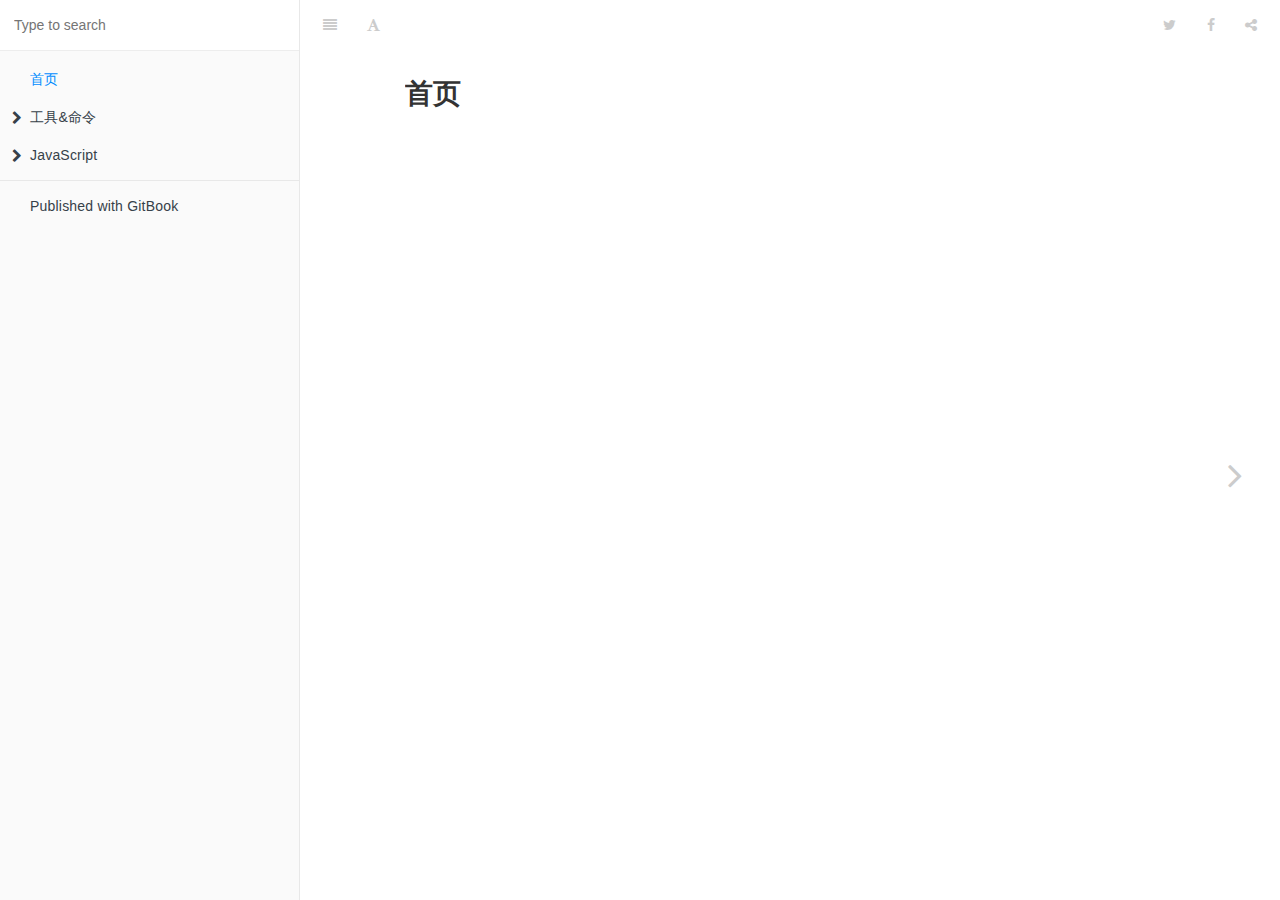
<file: index.html>
<!DOCTYPE HTML>
<html lang="" >
    <head>
        <meta charset="UTF-8">
        <meta content="text/html; charset=utf-8" http-equiv="Content-Type">
        <title>首页 · GitBook</title>
        <meta http-equiv="X-UA-Compatible" content="IE=edge" />
        <meta name="description" content="">
        <meta name="generator" content="GitBook 3.2.3">
        
        
        
    
    <link rel="stylesheet" href="gitbook/style.css">

    
            
                
                <link rel="stylesheet" href="gitbook/gitbook-plugin-expandable-chapters/expandable-chapters.css">
                
            
                
                <link rel="stylesheet" href="gitbook/gitbook-plugin-highlight/website.css">
                
            
                
                <link rel="stylesheet" href="gitbook/gitbook-plugin-search/search.css">
                
            
                
                <link rel="stylesheet" href="gitbook/gitbook-plugin-fontsettings/website.css">
                
            
        

    

    
        
        <link rel="stylesheet" href="css/public.css">
        
    

        
    
    
    <meta name="HandheldFriendly" content="true"/>
    <meta name="viewport" content="width=device-width, initial-scale=1, user-scalable=no">
    <meta name="apple-mobile-web-app-capable" content="yes">
    <meta name="apple-mobile-web-app-status-bar-style" content="black">
    <link rel="apple-touch-icon-precomposed" sizes="152x152" href="gitbook/images/apple-touch-icon-precomposed-152.png">
    <link rel="shortcut icon" href="gitbook/images/favicon.ico" type="image/x-icon">

    
    <link rel="next" href="content/tool/tool_readme.html" />
    
    

    </head>
    <body>
        
<div class="book">
    <div class="book-summary">
        
            
<div id="book-search-input" role="search">
    <input type="text" placeholder="Type to search" />
</div>

            
                <nav role="navigation">
                


<ul class="summary">
    
    

    

    
        
        
    
        <li class="chapter active" data-level="1.1" data-path="./">
            
                <a href="./">
            
                    
                    首页
            
                </a>
            

            
        </li>
    
        <li class="chapter " data-level="1.2" data-path="content/tool/tool_readme.html">
            
                <a href="content/tool/tool_readme.html">
            
                    
                    工具&命令
            
                </a>
            

            
            <ul class="articles">
                
    
        <li class="chapter " data-level="1.2.1" data-path="content/tool/page01.html">
            
                <a href="content/tool/page01.html">
            
                    
                    gitbook
            
                </a>
            

            
        </li>
    
        <li class="chapter " data-level="1.2.2" data-path="content/tool/page02.html">
            
                <a href="content/tool/page02.html">
            
                    
                    gh-pages
            
                </a>
            

            
        </li>
    

            </ul>
            
        </li>
    
        <li class="chapter " data-level="1.3" data-path="content/JavaScript/js_readme.html">
            
                <a href="content/JavaScript/js_readme.html">
            
                    
                    JavaScript
            
                </a>
            

            
            <ul class="articles">
                
    
        <li class="chapter " data-level="1.3.1" data-path="content/JavaScript/page01.html">
            
                <a href="content/JavaScript/page01.html">
            
                    
                    深拷贝
            
                </a>
            

            
        </li>
    
        <li class="chapter " data-level="1.3.2" data-path="content/JavaScript/笔记.html">
            
                <a href="content/JavaScript/笔记.html">
            
                    
                    练习笔记
            
                </a>
            

            
        </li>
    

            </ul>
            
        </li>
    

    

    <li class="divider"></li>

    <li>
        <a href="https://www.gitbook.com" target="blank" class="gitbook-link">
            Published with GitBook
        </a>
    </li>
</ul>


                </nav>
            
        
    </div>

    <div class="book-body">
        
            <div class="body-inner">
                
                    

<div class="book-header" role="navigation">
    

    <!-- Title -->
    <h1>
        <i class="fa fa-circle-o-notch fa-spin"></i>
        <a href="." >首页</a>
    </h1>
</div>




                    <div class="page-wrapper" tabindex="-1" role="main">
                        <div class="page-inner">
                            
<div id="book-search-results">
    <div class="search-noresults">
    
                                <section class="normal markdown-section">
                                
                                <h2 id="&#x9996;&#x9875;">&#x9996;&#x9875;</h2>

                                
                                </section>
                            
    </div>
    <div class="search-results">
        <div class="has-results">
            
            <h1 class="search-results-title"><span class='search-results-count'></span> results matching "<span class='search-query'></span>"</h1>
            <ul class="search-results-list"></ul>
            
        </div>
        <div class="no-results">
            
            <h1 class="search-results-title">No results matching "<span class='search-query'></span>"</h1>
            
        </div>
    </div>
</div>

                        </div>
                    </div>
                
            </div>

            
                
                
                <a href="content/tool/tool_readme.html" class="navigation navigation-next navigation-unique" aria-label="Next page: 工具&命令">
                    <i class="fa fa-angle-right"></i>
                </a>
                
            
        
    </div>

    <script>
        var gitbook = gitbook || [];
        gitbook.push(function() {
            gitbook.page.hasChanged({"page":{"title":"首页","level":"1.1","depth":1,"next":{"title":"工具&命令","level":"1.2","depth":1,"path":"content/tool/tool_readme.md","ref":"content/tool/tool_readme.md","articles":[{"title":"gitbook","level":"1.2.1","depth":2,"path":"content/tool/page01.md","ref":"content/tool/page01.md","articles":[]},{"title":"gh-pages","level":"1.2.2","depth":2,"path":"content/tool/page02.md","ref":"content/tool/page02.md","articles":[]}]},"dir":"ltr"},"config":{"gitbook":"*","theme":"default","variables":{},"plugins":["expandable-chapters"],"pluginsConfig":{"expandable-chapters":{},"highlight":{},"search":{},"lunr":{"maxIndexSize":1000000,"ignoreSpecialCharacters":false},"sharing":{"facebook":true,"twitter":true,"google":false,"weibo":false,"instapaper":false,"vk":false,"all":["facebook","google","twitter","weibo","instapaper"]},"fontsettings":{"theme":"white","family":"sans","size":2},"theme-default":{"styles":{"website":"styles/website.css","pdf":"styles/pdf.css","epub":"styles/epub.css","mobi":"styles/mobi.css","ebook":"styles/ebook.css","print":"styles/print.css"},"showLevel":false}},"structure":{"langs":"LANGS.md","readme":"README.md","glossary":"GLOSSARY.md","summary":"SUMMARY.md"},"pdf":{"pageNumbers":true,"fontSize":12,"fontFamily":"Arial","paperSize":"a4","chapterMark":"pagebreak","pageBreaksBefore":"/","margin":{"right":62,"left":62,"top":56,"bottom":56}},"styles":{"website":"css/public.css"}},"file":{"path":"README.md","mtime":"2019-11-29T12:59:52.279Z","type":"markdown"},"gitbook":{"version":"3.2.3","time":"2019-11-29T13:02:00.668Z"},"basePath":".","book":{"language":""}});
        });
    </script>
</div>

        
    <script src="gitbook/gitbook.js"></script>
    <script src="gitbook/theme.js"></script>
    
        
        <script src="gitbook/gitbook-plugin-expandable-chapters/expandable-chapters.js"></script>
        
    
        
        <script src="gitbook/gitbook-plugin-search/search-engine.js"></script>
        
    
        
        <script src="gitbook/gitbook-plugin-search/search.js"></script>
        
    
        
        <script src="gitbook/gitbook-plugin-lunr/lunr.min.js"></script>
        
    
        
        <script src="gitbook/gitbook-plugin-lunr/search-lunr.js"></script>
        
    
        
        <script src="gitbook/gitbook-plugin-sharing/buttons.js"></script>
        
    
        
        <script src="gitbook/gitbook-plugin-fontsettings/fontsettings.js"></script>
        
    

    </body>
</html>
</file>
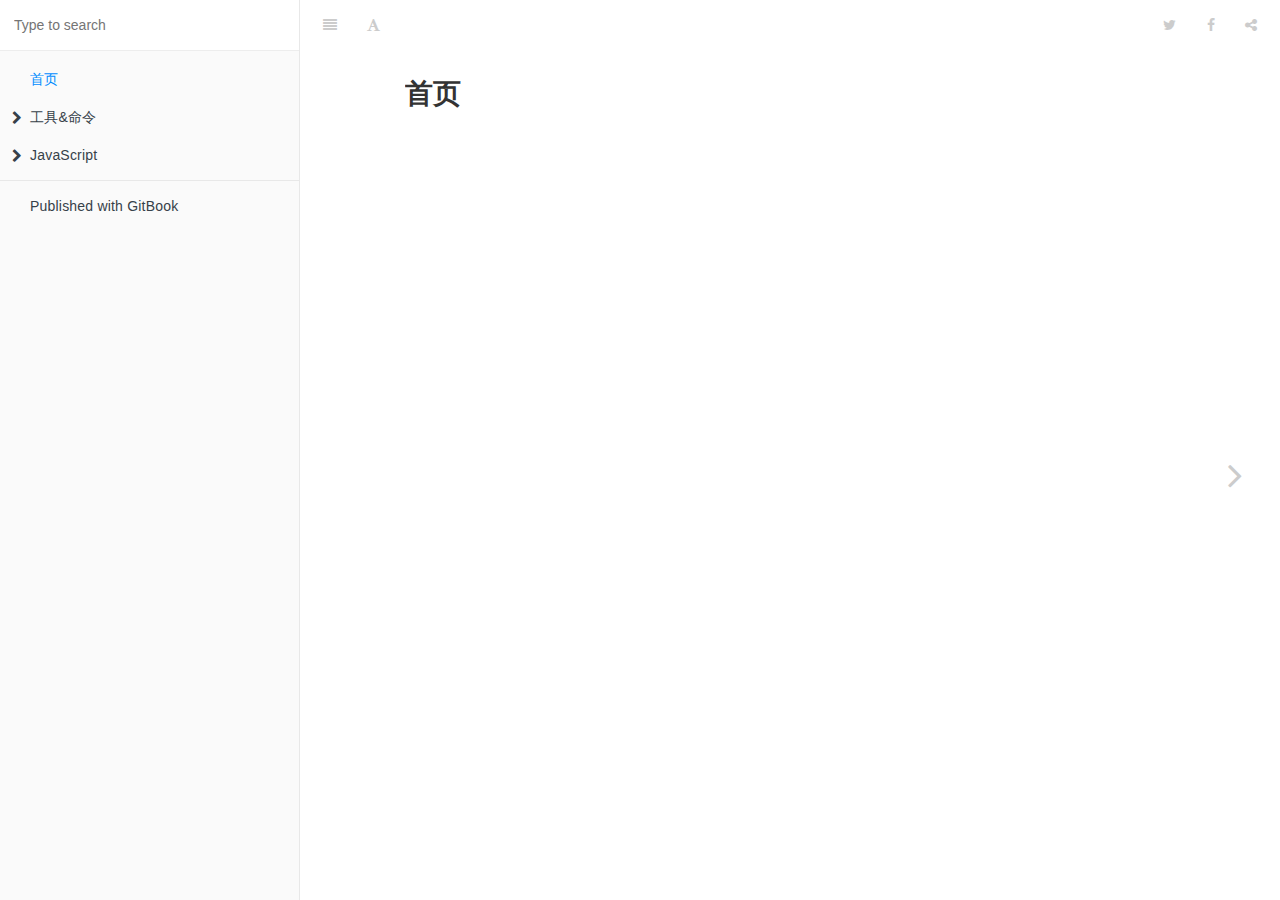
<file: gitbook2/_book/index.html>
<!DOCTYPE HTML>
<html lang="" >
    <head>
        <meta charset="UTF-8">
        <meta content="text/html; charset=utf-8" http-equiv="Content-Type">
        <title>首页 · GitBook</title>
        <meta http-equiv="X-UA-Compatible" content="IE=edge" />
        <meta name="description" content="">
        <meta name="generator" content="GitBook 3.2.3">
        
        
        
    
    <link rel="stylesheet" href="gitbook/style.css">

    
            
                
                <link rel="stylesheet" href="gitbook/gitbook-plugin-expandable-chapters/expandable-chapters.css">
                
            
                
                <link rel="stylesheet" href="gitbook/gitbook-plugin-highlight/website.css">
                
            
                
                <link rel="stylesheet" href="gitbook/gitbook-plugin-search/search.css">
                
            
                
                <link rel="stylesheet" href="gitbook/gitbook-plugin-fontsettings/website.css">
                
            
        

    

    
        
        <link rel="stylesheet" href="css/public.css">
        
    

        
    
    
    <meta name="HandheldFriendly" content="true"/>
    <meta name="viewport" content="width=device-width, initial-scale=1, user-scalable=no">
    <meta name="apple-mobile-web-app-capable" content="yes">
    <meta name="apple-mobile-web-app-status-bar-style" content="black">
    <link rel="apple-touch-icon-precomposed" sizes="152x152" href="gitbook/images/apple-touch-icon-precomposed-152.png">
    <link rel="shortcut icon" href="gitbook/images/favicon.ico" type="image/x-icon">

    
    <link rel="next" href="content/tool/tool_readme.html" />
    
    

    </head>
    <body>
        
<div class="book">
    <div class="book-summary">
        
            
<div id="book-search-input" role="search">
    <input type="text" placeholder="Type to search" />
</div>

            
                <nav role="navigation">
                


<ul class="summary">
    
    

    

    
        
        
    
        <li class="chapter active" data-level="1.1" data-path="./">
            
                <a href="./">
            
                    
                    首页
            
                </a>
            

            
        </li>
    
        <li class="chapter " data-level="1.2" data-path="content/tool/tool_readme.html">
            
                <a href="content/tool/tool_readme.html">
            
                    
                    工具&命令
            
                </a>
            

            
            <ul class="articles">
                
    
        <li class="chapter " data-level="1.2.1" data-path="content/tool/page01.html">
            
                <a href="content/tool/page01.html">
            
                    
                    gitbook
            
                </a>
            

            
        </li>
    
        <li class="chapter " data-level="1.2.2" data-path="content/tool/page02.html">
            
                <a href="content/tool/page02.html">
            
                    
                    gh-pages
            
                </a>
            

            
        </li>
    

            </ul>
            
        </li>
    
        <li class="chapter " data-level="1.3" data-path="content/JavaScript/js_readme.html">
            
                <a href="content/JavaScript/js_readme.html">
            
                    
                    JavaScript
            
                </a>
            

            
            <ul class="articles">
                
    
        <li class="chapter " data-level="1.3.1" data-path="content/JavaScript/page01.html">
            
                <a href="content/JavaScript/page01.html">
            
                    
                    深拷贝
            
                </a>
            

            
        </li>
    
        <li class="chapter " data-level="1.3.2" data-path="content/JavaScript/笔记.html">
            
                <a href="content/JavaScript/笔记.html">
            
                    
                    练习笔记
            
                </a>
            

            
        </li>
    

            </ul>
            
        </li>
    

    

    <li class="divider"></li>

    <li>
        <a href="https://www.gitbook.com" target="blank" class="gitbook-link">
            Published with GitBook
        </a>
    </li>
</ul>


                </nav>
            
        
    </div>

    <div class="book-body">
        
            <div class="body-inner">
                
                    

<div class="book-header" role="navigation">
    

    <!-- Title -->
    <h1>
        <i class="fa fa-circle-o-notch fa-spin"></i>
        <a href="." >首页</a>
    </h1>
</div>




                    <div class="page-wrapper" tabindex="-1" role="main">
                        <div class="page-inner">
                            
<div id="book-search-results">
    <div class="search-noresults">
    
                                <section class="normal markdown-section">
                                
                                <h2 id="&#x9996;&#x9875;">&#x9996;&#x9875;</h2>

                                
                                </section>
                            
    </div>
    <div class="search-results">
        <div class="has-results">
            
            <h1 class="search-results-title"><span class='search-results-count'></span> results matching "<span class='search-query'></span>"</h1>
            <ul class="search-results-list"></ul>
            
        </div>
        <div class="no-results">
            
            <h1 class="search-results-title">No results matching "<span class='search-query'></span>"</h1>
            
        </div>
    </div>
</div>

                        </div>
                    </div>
                
            </div>

            
                
                
                <a href="content/tool/tool_readme.html" class="navigation navigation-next navigation-unique" aria-label="Next page: 工具&命令">
                    <i class="fa fa-angle-right"></i>
                </a>
                
            
        
    </div>

    <script>
        var gitbook = gitbook || [];
        gitbook.push(function() {
            gitbook.page.hasChanged({"page":{"title":"首页","level":"1.1","depth":1,"next":{"title":"工具&命令","level":"1.2","depth":1,"path":"content/tool/tool_readme.md","ref":"content/tool/tool_readme.md","articles":[{"title":"gitbook","level":"1.2.1","depth":2,"path":"content/tool/page01.md","ref":"content/tool/page01.md","articles":[]},{"title":"gh-pages","level":"1.2.2","depth":2,"path":"content/tool/page02.md","ref":"content/tool/page02.md","articles":[]}]},"dir":"ltr"},"config":{"gitbook":"*","theme":"default","variables":{},"plugins":["expandable-chapters","livereload"],"pluginsConfig":{"expandable-chapters":{},"livereload":{},"highlight":{},"search":{},"lunr":{"maxIndexSize":1000000,"ignoreSpecialCharacters":false},"sharing":{"facebook":true,"twitter":true,"google":false,"weibo":false,"instapaper":false,"vk":false,"all":["facebook","google","twitter","weibo","instapaper"]},"fontsettings":{"theme":"white","family":"sans","size":2},"theme-default":{"styles":{"website":"styles/website.css","pdf":"styles/pdf.css","epub":"styles/epub.css","mobi":"styles/mobi.css","ebook":"styles/ebook.css","print":"styles/print.css"},"showLevel":false}},"structure":{"langs":"LANGS.md","readme":"README.md","glossary":"GLOSSARY.md","summary":"SUMMARY.md"},"pdf":{"pageNumbers":true,"fontSize":12,"fontFamily":"Arial","paperSize":"a4","chapterMark":"pagebreak","pageBreaksBefore":"/","margin":{"right":62,"left":62,"top":56,"bottom":56}},"styles":{"website":"css/public.css"}},"file":{"path":"README.md","mtime":"2019-11-29T12:59:52.279Z","type":"markdown"},"gitbook":{"version":"3.2.3","time":"2019-11-29T13:07:39.234Z"},"basePath":".","book":{"language":""}});
        });
    </script>
</div>

        
    <script src="gitbook/gitbook.js"></script>
    <script src="gitbook/theme.js"></script>
    
        
        <script src="gitbook/gitbook-plugin-expandable-chapters/expandable-chapters.js"></script>
        
    
        
        <script src="gitbook/gitbook-plugin-livereload/plugin.js"></script>
        
    
        
        <script src="gitbook/gitbook-plugin-search/search-engine.js"></script>
        
    
        
        <script src="gitbook/gitbook-plugin-search/search.js"></script>
        
    
        
        <script src="gitbook/gitbook-plugin-lunr/lunr.min.js"></script>
        
    
        
        <script src="gitbook/gitbook-plugin-lunr/search-lunr.js"></script>
        
    
        
        <script src="gitbook/gitbook-plugin-sharing/buttons.js"></script>
        
    
        
        <script src="gitbook/gitbook-plugin-fontsettings/fontsettings.js"></script>
        
    

    </body>
</html>
</file>
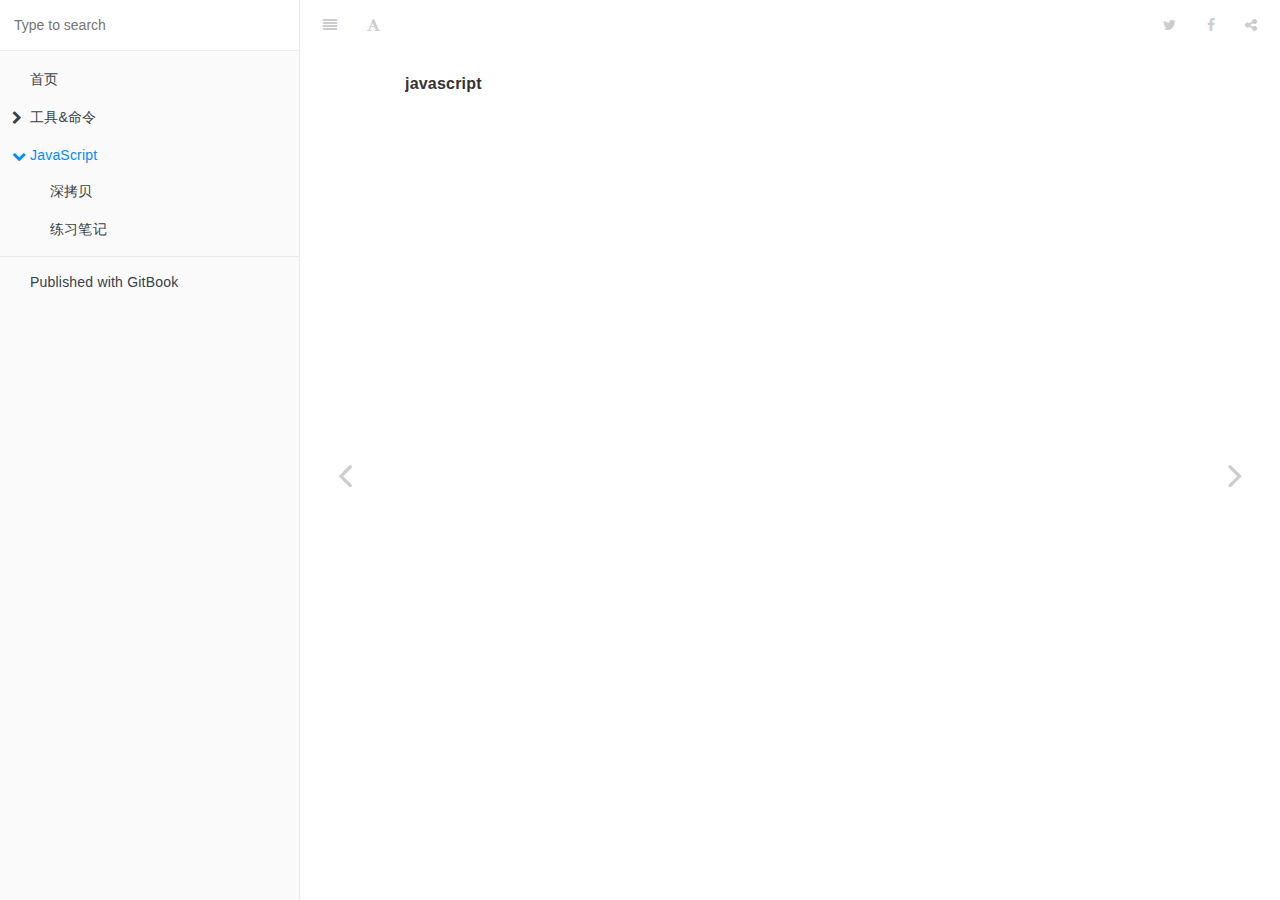
<file: content/JavaScript/js_readme.html>
<!DOCTYPE HTML>
<html lang="" >
    <head>
        <meta charset="UTF-8">
        <meta content="text/html; charset=utf-8" http-equiv="Content-Type">
        <title>JavaScript · GitBook</title>
        <meta http-equiv="X-UA-Compatible" content="IE=edge" />
        <meta name="description" content="">
        <meta name="generator" content="GitBook 3.2.3">
        
        
        
    
    <link rel="stylesheet" href="../../gitbook/style.css">

    
            
                
                <link rel="stylesheet" href="../../gitbook/gitbook-plugin-expandable-chapters/expandable-chapters.css">
                
            
                
                <link rel="stylesheet" href="../../gitbook/gitbook-plugin-highlight/website.css">
                
            
                
                <link rel="stylesheet" href="../../gitbook/gitbook-plugin-search/search.css">
                
            
                
                <link rel="stylesheet" href="../../gitbook/gitbook-plugin-fontsettings/website.css">
                
            
        

    

    
        
        <link rel="stylesheet" href="../../css/public.css">
        
    

        
    
    
    <meta name="HandheldFriendly" content="true"/>
    <meta name="viewport" content="width=device-width, initial-scale=1, user-scalable=no">
    <meta name="apple-mobile-web-app-capable" content="yes">
    <meta name="apple-mobile-web-app-status-bar-style" content="black">
    <link rel="apple-touch-icon-precomposed" sizes="152x152" href="../../gitbook/images/apple-touch-icon-precomposed-152.png">
    <link rel="shortcut icon" href="../../gitbook/images/favicon.ico" type="image/x-icon">

    
    <link rel="next" href="page01.html" />
    
    
    <link rel="prev" href="../tool/page02.html" />
    

    </head>
    <body>
        
<div class="book">
    <div class="book-summary">
        
            
<div id="book-search-input" role="search">
    <input type="text" placeholder="Type to search" />
</div>

            
                <nav role="navigation">
                


<ul class="summary">
    
    

    

    
        
        
    
        <li class="chapter " data-level="1.1" data-path="../../">
            
                <a href="../../">
            
                    
                    首页
            
                </a>
            

            
        </li>
    
        <li class="chapter " data-level="1.2" data-path="../tool/tool_readme.html">
            
                <a href="../tool/tool_readme.html">
            
                    
                    工具&命令
            
                </a>
            

            
            <ul class="articles">
                
    
        <li class="chapter " data-level="1.2.1" data-path="../tool/page01.html">
            
                <a href="../tool/page01.html">
            
                    
                    gitbook
            
                </a>
            

            
        </li>
    
        <li class="chapter " data-level="1.2.2" data-path="../tool/page02.html">
            
                <a href="../tool/page02.html">
            
                    
                    gh-pages
            
                </a>
            

            
        </li>
    

            </ul>
            
        </li>
    
        <li class="chapter active" data-level="1.3" data-path="js_readme.html">
            
                <a href="js_readme.html">
            
                    
                    JavaScript
            
                </a>
            

            
            <ul class="articles">
                
    
        <li class="chapter " data-level="1.3.1" data-path="page01.html">
            
                <a href="page01.html">
            
                    
                    深拷贝
            
                </a>
            

            
        </li>
    
        <li class="chapter " data-level="1.3.2" data-path="笔记.html">
            
                <a href="笔记.html">
            
                    
                    练习笔记
            
                </a>
            

            
        </li>
    

            </ul>
            
        </li>
    

    

    <li class="divider"></li>

    <li>
        <a href="https://www.gitbook.com" target="blank" class="gitbook-link">
            Published with GitBook
        </a>
    </li>
</ul>


                </nav>
            
        
    </div>

    <div class="book-body">
        
            <div class="body-inner">
                
                    

<div class="book-header" role="navigation">
    

    <!-- Title -->
    <h1>
        <i class="fa fa-circle-o-notch fa-spin"></i>
        <a href="../.." >JavaScript</a>
    </h1>
</div>




                    <div class="page-wrapper" tabindex="-1" role="main">
                        <div class="page-inner">
                            
<div id="book-search-results">
    <div class="search-noresults">
    
                                <section class="normal markdown-section">
                                
                                <h5 id="javascript">javascript</h5>

                                
                                </section>
                            
    </div>
    <div class="search-results">
        <div class="has-results">
            
            <h1 class="search-results-title"><span class='search-results-count'></span> results matching "<span class='search-query'></span>"</h1>
            <ul class="search-results-list"></ul>
            
        </div>
        <div class="no-results">
            
            <h1 class="search-results-title">No results matching "<span class='search-query'></span>"</h1>
            
        </div>
    </div>
</div>

                        </div>
                    </div>
                
            </div>

            
                
                <a href="../tool/page02.html" class="navigation navigation-prev " aria-label="Previous page: gh-pages">
                    <i class="fa fa-angle-left"></i>
                </a>
                
                
                <a href="page01.html" class="navigation navigation-next " aria-label="Next page: 深拷贝">
                    <i class="fa fa-angle-right"></i>
                </a>
                
            
        
    </div>

    <script>
        var gitbook = gitbook || [];
        gitbook.push(function() {
            gitbook.page.hasChanged({"page":{"title":"JavaScript","level":"1.3","depth":1,"next":{"title":"深拷贝","level":"1.3.1","depth":2,"path":"content/JavaScript/page01.md","ref":"content/JavaScript/page01.md","articles":[]},"previous":{"title":"gh-pages","level":"1.2.2","depth":2,"path":"content/tool/page02.md","ref":"content/tool/page02.md","articles":[]},"dir":"ltr"},"config":{"gitbook":"*","theme":"default","variables":{},"plugins":["expandable-chapters"],"pluginsConfig":{"expandable-chapters":{},"highlight":{},"search":{},"lunr":{"maxIndexSize":1000000,"ignoreSpecialCharacters":false},"sharing":{"facebook":true,"twitter":true,"google":false,"weibo":false,"instapaper":false,"vk":false,"all":["facebook","google","twitter","weibo","instapaper"]},"fontsettings":{"theme":"white","family":"sans","size":2},"theme-default":{"styles":{"website":"styles/website.css","pdf":"styles/pdf.css","epub":"styles/epub.css","mobi":"styles/mobi.css","ebook":"styles/ebook.css","print":"styles/print.css"},"showLevel":false}},"structure":{"langs":"LANGS.md","readme":"README.md","glossary":"GLOSSARY.md","summary":"SUMMARY.md"},"pdf":{"pageNumbers":true,"fontSize":12,"fontFamily":"Arial","paperSize":"a4","chapterMark":"pagebreak","pageBreaksBefore":"/","margin":{"right":62,"left":62,"top":56,"bottom":56}},"styles":{"website":"css/public.css"}},"file":{"path":"content/JavaScript/js_readme.md","mtime":"2019-11-29T13:00:59.999Z","type":"markdown"},"gitbook":{"version":"3.2.3","time":"2019-11-29T13:02:00.668Z"},"basePath":"../..","book":{"language":""}});
        });
    </script>
</div>

        
    <script src="../../gitbook/gitbook.js"></script>
    <script src="../../gitbook/theme.js"></script>
    
        
        <script src="../../gitbook/gitbook-plugin-expandable-chapters/expandable-chapters.js"></script>
        
    
        
        <script src="../../gitbook/gitbook-plugin-search/search-engine.js"></script>
        
    
        
        <script src="../../gitbook/gitbook-plugin-search/search.js"></script>
        
    
        
        <script src="../../gitbook/gitbook-plugin-lunr/lunr.min.js"></script>
        
    
        
        <script src="../../gitbook/gitbook-plugin-lunr/search-lunr.js"></script>
        
    
        
        <script src="../../gitbook/gitbook-plugin-sharing/buttons.js"></script>
        
    
        
        <script src="../../gitbook/gitbook-plugin-fontsettings/fontsettings.js"></script>
        
    

    </body>
</html>
</file>
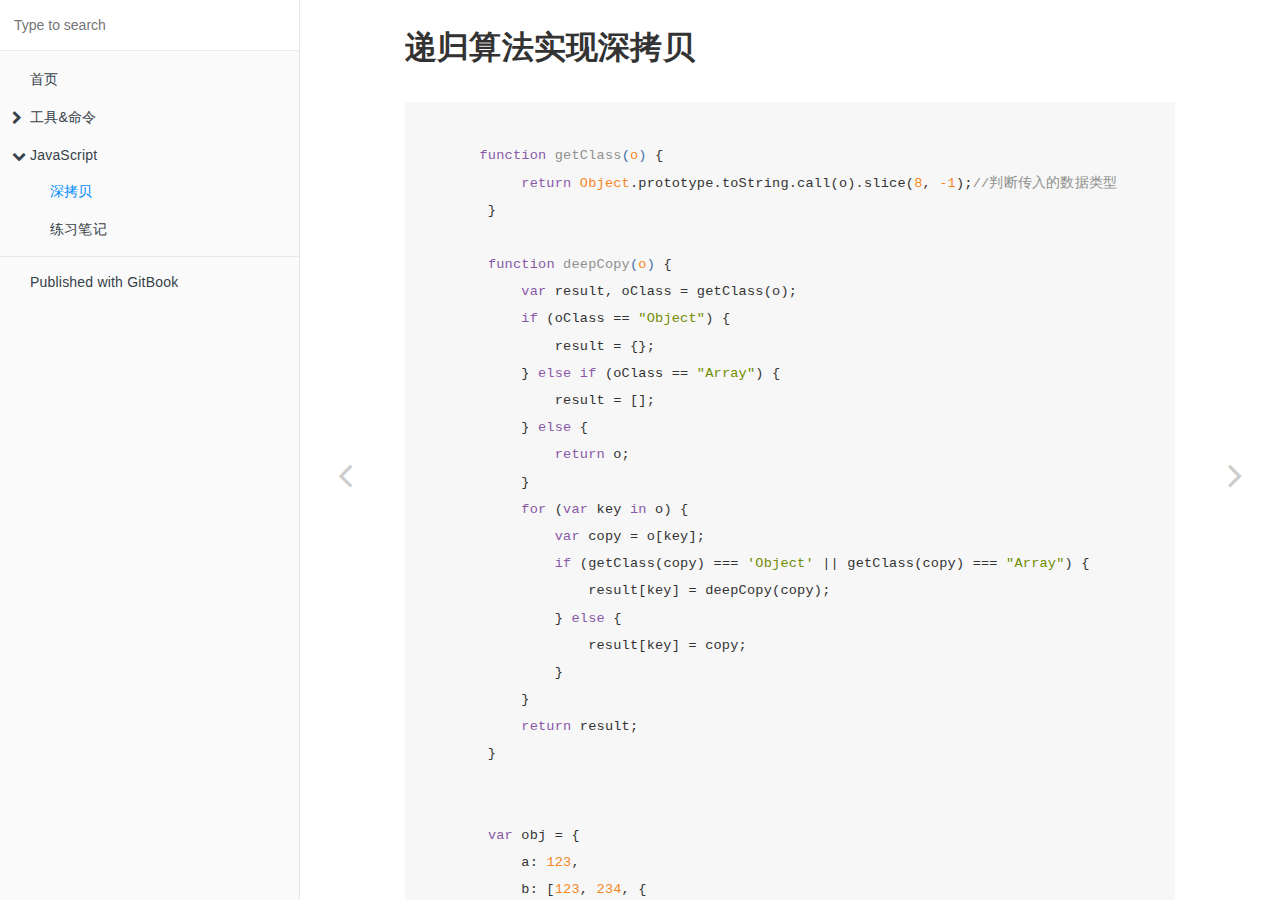
<file: content/JavaScript/page01.html>
<!DOCTYPE HTML>
<html lang="" >
    <head>
        <meta charset="UTF-8">
        <meta content="text/html; charset=utf-8" http-equiv="Content-Type">
        <title>深拷贝 · GitBook</title>
        <meta http-equiv="X-UA-Compatible" content="IE=edge" />
        <meta name="description" content="">
        <meta name="generator" content="GitBook 3.2.3">
        
        
        
    
    <link rel="stylesheet" href="../../gitbook/style.css">

    
            
                
                <link rel="stylesheet" href="../../gitbook/gitbook-plugin-expandable-chapters/expandable-chapters.css">
                
            
                
                <link rel="stylesheet" href="../../gitbook/gitbook-plugin-highlight/website.css">
                
            
                
                <link rel="stylesheet" href="../../gitbook/gitbook-plugin-search/search.css">
                
            
                
                <link rel="stylesheet" href="../../gitbook/gitbook-plugin-fontsettings/website.css">
                
            
        

    

    
        
        <link rel="stylesheet" href="../../css/public.css">
        
    

        
    
    
    <meta name="HandheldFriendly" content="true"/>
    <meta name="viewport" content="width=device-width, initial-scale=1, user-scalable=no">
    <meta name="apple-mobile-web-app-capable" content="yes">
    <meta name="apple-mobile-web-app-status-bar-style" content="black">
    <link rel="apple-touch-icon-precomposed" sizes="152x152" href="../../gitbook/images/apple-touch-icon-precomposed-152.png">
    <link rel="shortcut icon" href="../../gitbook/images/favicon.ico" type="image/x-icon">

    
    <link rel="next" href="笔记.html" />
    
    
    <link rel="prev" href="js_readme.html" />
    

    </head>
    <body>
        
<div class="book">
    <div class="book-summary">
        
            
<div id="book-search-input" role="search">
    <input type="text" placeholder="Type to search" />
</div>

            
                <nav role="navigation">
                


<ul class="summary">
    
    

    

    
        
        
    
        <li class="chapter " data-level="1.1" data-path="../../">
            
                <a href="../../">
            
                    
                    首页
            
                </a>
            

            
        </li>
    
        <li class="chapter " data-level="1.2" data-path="../tool/tool_readme.html">
            
                <a href="../tool/tool_readme.html">
            
                    
                    工具&命令
            
                </a>
            

            
            <ul class="articles">
                
    
        <li class="chapter " data-level="1.2.1" data-path="../tool/page01.html">
            
                <a href="../tool/page01.html">
            
                    
                    gitbook
            
                </a>
            

            
        </li>
    
        <li class="chapter " data-level="1.2.2" data-path="../tool/page02.html">
            
                <a href="../tool/page02.html">
            
                    
                    gh-pages
            
                </a>
            

            
        </li>
    

            </ul>
            
        </li>
    
        <li class="chapter " data-level="1.3" data-path="js_readme.html">
            
                <a href="js_readme.html">
            
                    
                    JavaScript
            
                </a>
            

            
            <ul class="articles">
                
    
        <li class="chapter active" data-level="1.3.1" data-path="page01.html">
            
                <a href="page01.html">
            
                    
                    深拷贝
            
                </a>
            

            
        </li>
    
        <li class="chapter " data-level="1.3.2" data-path="笔记.html">
            
                <a href="笔记.html">
            
                    
                    练习笔记
            
                </a>
            

            
        </li>
    

            </ul>
            
        </li>
    

    

    <li class="divider"></li>

    <li>
        <a href="https://www.gitbook.com" target="blank" class="gitbook-link">
            Published with GitBook
        </a>
    </li>
</ul>


                </nav>
            
        
    </div>

    <div class="book-body">
        
            <div class="body-inner">
                
                    

<div class="book-header" role="navigation">
    

    <!-- Title -->
    <h1>
        <i class="fa fa-circle-o-notch fa-spin"></i>
        <a href="../.." >深拷贝</a>
    </h1>
</div>




                    <div class="page-wrapper" tabindex="-1" role="main">
                        <div class="page-inner">
                            
<div id="book-search-results">
    <div class="search-noresults">
    
                                <section class="normal markdown-section">
                                
                                <h1 id="&#x9012;&#x5F52;&#x7B97;&#x6CD5;&#x5B9E;&#x73B0;&#x6DF1;&#x62F7;&#x8D1D;">&#x9012;&#x5F52;&#x7B97;&#x6CD5;&#x5B9E;&#x73B0;&#x6DF1;&#x62F7;&#x8D1D;</h1>
<pre><code class="lang-javascript">
       <span class="hljs-function"><span class="hljs-keyword">function</span> <span class="hljs-title">getClass</span>(<span class="hljs-params">o</span>) </span>{
            <span class="hljs-keyword">return</span> <span class="hljs-built_in">Object</span>.prototype.toString.call(o).slice(<span class="hljs-number">8</span>, <span class="hljs-number">-1</span>);<span class="hljs-comment">//&#x5224;&#x65AD;&#x4F20;&#x5165;&#x7684;&#x6570;&#x636E;&#x7C7B;&#x578B;</span>
        }

        <span class="hljs-function"><span class="hljs-keyword">function</span> <span class="hljs-title">deepCopy</span>(<span class="hljs-params">o</span>) </span>{
            <span class="hljs-keyword">var</span> result, oClass = getClass(o);
            <span class="hljs-keyword">if</span> (oClass == <span class="hljs-string">&quot;Object&quot;</span>) {
                result = {};
            } <span class="hljs-keyword">else</span> <span class="hljs-keyword">if</span> (oClass == <span class="hljs-string">&quot;Array&quot;</span>) {
                result = [];
            } <span class="hljs-keyword">else</span> {
                <span class="hljs-keyword">return</span> o;
            }
            <span class="hljs-keyword">for</span> (<span class="hljs-keyword">var</span> key <span class="hljs-keyword">in</span> o) {
                <span class="hljs-keyword">var</span> copy = o[key];
                <span class="hljs-keyword">if</span> (getClass(copy) === <span class="hljs-string">&apos;Object&apos;</span> || getClass(copy) === <span class="hljs-string">&quot;Array&quot;</span>) {
                    result[key] = deepCopy(copy);
                } <span class="hljs-keyword">else</span> {
                    result[key] = copy;
                }
            }
            <span class="hljs-keyword">return</span> result;
        }


        <span class="hljs-keyword">var</span> obj = {
            a: <span class="hljs-number">123</span>,
            b: [<span class="hljs-number">123</span>, <span class="hljs-number">234</span>, {
                x: <span class="hljs-number">0</span>,
                y: {
                    a: <span class="hljs-number">1</span>
                }
            }]
        };

        <span class="hljs-keyword">var</span> obj2 = deepCopy(obj);
        <span class="hljs-built_in">console</span>.log(obj2);
</code></pre>

                                
                                </section>
                            
    </div>
    <div class="search-results">
        <div class="has-results">
            
            <h1 class="search-results-title"><span class='search-results-count'></span> results matching "<span class='search-query'></span>"</h1>
            <ul class="search-results-list"></ul>
            
        </div>
        <div class="no-results">
            
            <h1 class="search-results-title">No results matching "<span class='search-query'></span>"</h1>
            
        </div>
    </div>
</div>

                        </div>
                    </div>
                
            </div>

            
                
                <a href="js_readme.html" class="navigation navigation-prev " aria-label="Previous page: JavaScript">
                    <i class="fa fa-angle-left"></i>
                </a>
                
                
                <a href="笔记.html" class="navigation navigation-next " aria-label="Next page: 练习笔记">
                    <i class="fa fa-angle-right"></i>
                </a>
                
            
        
    </div>

    <script>
        var gitbook = gitbook || [];
        gitbook.push(function() {
            gitbook.page.hasChanged({"page":{"title":"深拷贝","level":"1.3.1","depth":2,"next":{"title":"练习笔记","level":"1.3.2","depth":2,"path":"content/JavaScript/笔记.md","ref":"content/JavaScript/笔记.md","articles":[]},"previous":{"title":"JavaScript","level":"1.3","depth":1,"path":"content/JavaScript/js_readme.md","ref":"content/JavaScript/js_readme.md","articles":[{"title":"深拷贝","level":"1.3.1","depth":2,"path":"content/JavaScript/page01.md","ref":"content/JavaScript/page01.md","articles":[]},{"title":"练习笔记","level":"1.3.2","depth":2,"path":"content/JavaScript/笔记.md","ref":"content/JavaScript/笔记.md","articles":[]}]},"dir":"ltr"},"config":{"gitbook":"*","theme":"default","variables":{},"plugins":["expandable-chapters"],"pluginsConfig":{"expandable-chapters":{},"highlight":{},"search":{},"lunr":{"maxIndexSize":1000000,"ignoreSpecialCharacters":false},"sharing":{"facebook":true,"twitter":true,"google":false,"weibo":false,"instapaper":false,"vk":false,"all":["facebook","google","twitter","weibo","instapaper"]},"fontsettings":{"theme":"white","family":"sans","size":2},"theme-default":{"styles":{"website":"styles/website.css","pdf":"styles/pdf.css","epub":"styles/epub.css","mobi":"styles/mobi.css","ebook":"styles/ebook.css","print":"styles/print.css"},"showLevel":false}},"structure":{"langs":"LANGS.md","readme":"README.md","glossary":"GLOSSARY.md","summary":"SUMMARY.md"},"pdf":{"pageNumbers":true,"fontSize":12,"fontFamily":"Arial","paperSize":"a4","chapterMark":"pagebreak","pageBreaksBefore":"/","margin":{"right":62,"left":62,"top":56,"bottom":56}},"styles":{"website":"css/public.css"}},"file":{"path":"content/JavaScript/page01.md","mtime":"2019-11-29T13:01:00.002Z","type":"markdown"},"gitbook":{"version":"3.2.3","time":"2019-11-29T13:02:00.668Z"},"basePath":"../..","book":{"language":""}});
        });
    </script>
</div>

        
    <script src="../../gitbook/gitbook.js"></script>
    <script src="../../gitbook/theme.js"></script>
    
        
        <script src="../../gitbook/gitbook-plugin-expandable-chapters/expandable-chapters.js"></script>
        
    
        
        <script src="../../gitbook/gitbook-plugin-search/search-engine.js"></script>
        
    
        
        <script src="../../gitbook/gitbook-plugin-search/search.js"></script>
        
    
        
        <script src="../../gitbook/gitbook-plugin-lunr/lunr.min.js"></script>
        
    
        
        <script src="../../gitbook/gitbook-plugin-lunr/search-lunr.js"></script>
        
    
        
        <script src="../../gitbook/gitbook-plugin-sharing/buttons.js"></script>
        
    
        
        <script src="../../gitbook/gitbook-plugin-fontsettings/fontsettings.js"></script>
        
    

    </body>
</html>
</file>
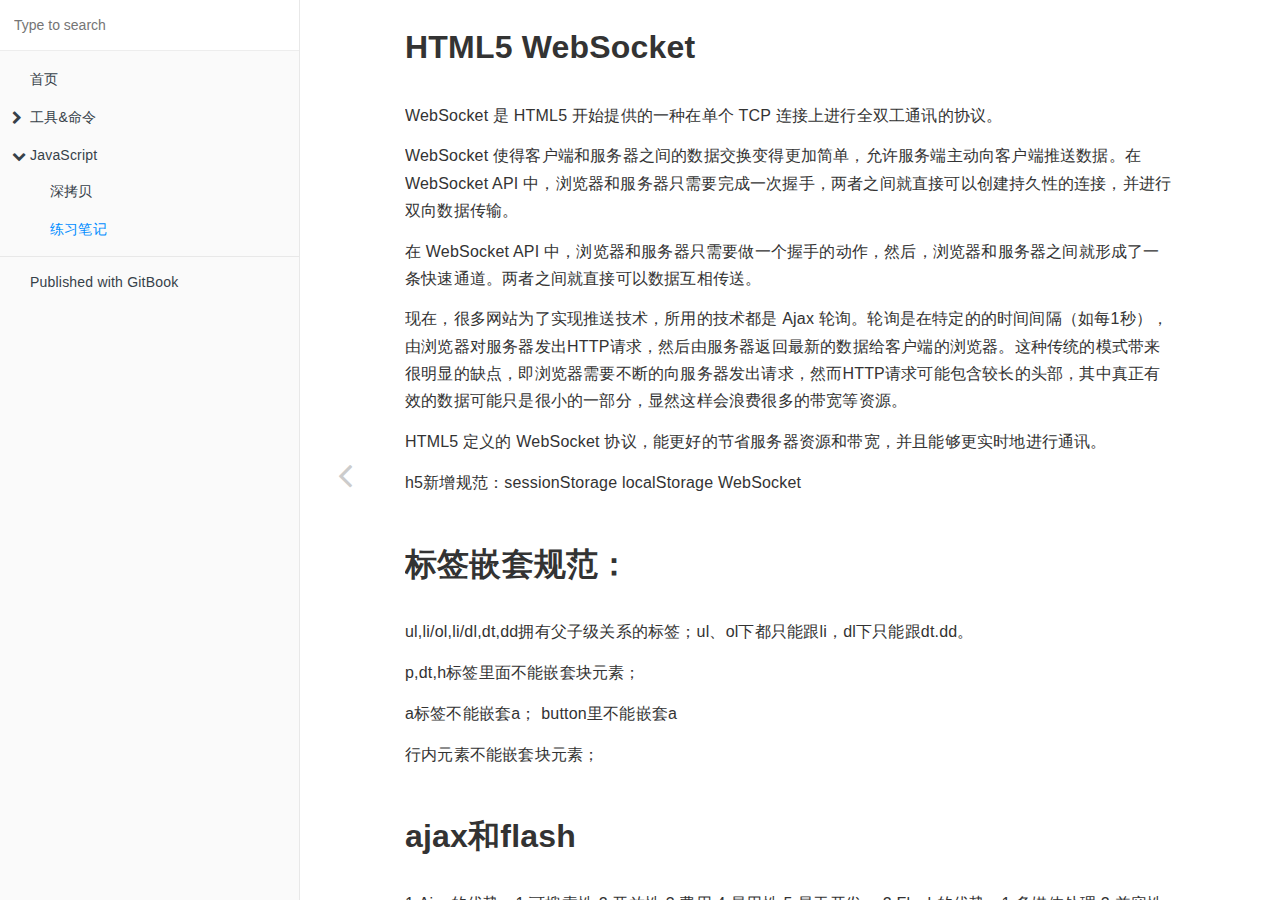
<file: content/JavaScript/笔记.html>
<!DOCTYPE HTML>
<html lang="" >
    <head>
        <meta charset="UTF-8">
        <meta content="text/html; charset=utf-8" http-equiv="Content-Type">
        <title>练习笔记 · GitBook</title>
        <meta http-equiv="X-UA-Compatible" content="IE=edge" />
        <meta name="description" content="">
        <meta name="generator" content="GitBook 3.2.3">
        
        
        
    
    <link rel="stylesheet" href="../../gitbook/style.css">

    
            
                
                <link rel="stylesheet" href="../../gitbook/gitbook-plugin-expandable-chapters/expandable-chapters.css">
                
            
                
                <link rel="stylesheet" href="../../gitbook/gitbook-plugin-highlight/website.css">
                
            
                
                <link rel="stylesheet" href="../../gitbook/gitbook-plugin-search/search.css">
                
            
                
                <link rel="stylesheet" href="../../gitbook/gitbook-plugin-fontsettings/website.css">
                
            
        

    

    
        
        <link rel="stylesheet" href="../../css/public.css">
        
    

        
    
    
    <meta name="HandheldFriendly" content="true"/>
    <meta name="viewport" content="width=device-width, initial-scale=1, user-scalable=no">
    <meta name="apple-mobile-web-app-capable" content="yes">
    <meta name="apple-mobile-web-app-status-bar-style" content="black">
    <link rel="apple-touch-icon-precomposed" sizes="152x152" href="../../gitbook/images/apple-touch-icon-precomposed-152.png">
    <link rel="shortcut icon" href="../../gitbook/images/favicon.ico" type="image/x-icon">

    
    
    <link rel="prev" href="page01.html" />
    

    </head>
    <body>
        
<div class="book">
    <div class="book-summary">
        
            
<div id="book-search-input" role="search">
    <input type="text" placeholder="Type to search" />
</div>

            
                <nav role="navigation">
                


<ul class="summary">
    
    

    

    
        
        
    
        <li class="chapter " data-level="1.1" data-path="../../">
            
                <a href="../../">
            
                    
                    首页
            
                </a>
            

            
        </li>
    
        <li class="chapter " data-level="1.2" data-path="../tool/tool_readme.html">
            
                <a href="../tool/tool_readme.html">
            
                    
                    工具&命令
            
                </a>
            

            
            <ul class="articles">
                
    
        <li class="chapter " data-level="1.2.1" data-path="../tool/page01.html">
            
                <a href="../tool/page01.html">
            
                    
                    gitbook
            
                </a>
            

            
        </li>
    
        <li class="chapter " data-level="1.2.2" data-path="../tool/page02.html">
            
                <a href="../tool/page02.html">
            
                    
                    gh-pages
            
                </a>
            

            
        </li>
    

            </ul>
            
        </li>
    
        <li class="chapter " data-level="1.3" data-path="js_readme.html">
            
                <a href="js_readme.html">
            
                    
                    JavaScript
            
                </a>
            

            
            <ul class="articles">
                
    
        <li class="chapter " data-level="1.3.1" data-path="page01.html">
            
                <a href="page01.html">
            
                    
                    深拷贝
            
                </a>
            

            
        </li>
    
        <li class="chapter active" data-level="1.3.2" data-path="笔记.html">
            
                <a href="笔记.html">
            
                    
                    练习笔记
            
                </a>
            

            
        </li>
    

            </ul>
            
        </li>
    

    

    <li class="divider"></li>

    <li>
        <a href="https://www.gitbook.com" target="blank" class="gitbook-link">
            Published with GitBook
        </a>
    </li>
</ul>


                </nav>
            
        
    </div>

    <div class="book-body">
        
            <div class="body-inner">
                
                    

<div class="book-header" role="navigation">
    

    <!-- Title -->
    <h1>
        <i class="fa fa-circle-o-notch fa-spin"></i>
        <a href="../.." >练习笔记</a>
    </h1>
</div>




                    <div class="page-wrapper" tabindex="-1" role="main">
                        <div class="page-inner">
                            
<div id="book-search-results">
    <div class="search-noresults">
    
                                <section class="normal markdown-section">
                                
                                <h1 id="html5-websocket">HTML5 WebSocket</h1>
<p>WebSocket &#x662F; HTML5 &#x5F00;&#x59CB;&#x63D0;&#x4F9B;&#x7684;&#x4E00;&#x79CD;&#x5728;&#x5355;&#x4E2A; TCP &#x8FDE;&#x63A5;&#x4E0A;&#x8FDB;&#x884C;&#x5168;&#x53CC;&#x5DE5;&#x901A;&#x8BAF;&#x7684;&#x534F;&#x8BAE;&#x3002;</p>
<p>WebSocket &#x4F7F;&#x5F97;&#x5BA2;&#x6237;&#x7AEF;&#x548C;&#x670D;&#x52A1;&#x5668;&#x4E4B;&#x95F4;&#x7684;&#x6570;&#x636E;&#x4EA4;&#x6362;&#x53D8;&#x5F97;&#x66F4;&#x52A0;&#x7B80;&#x5355;&#xFF0C;&#x5141;&#x8BB8;&#x670D;&#x52A1;&#x7AEF;&#x4E3B;&#x52A8;&#x5411;&#x5BA2;&#x6237;&#x7AEF;&#x63A8;&#x9001;&#x6570;&#x636E;&#x3002;&#x5728; WebSocket API &#x4E2D;&#xFF0C;&#x6D4F;&#x89C8;&#x5668;&#x548C;&#x670D;&#x52A1;&#x5668;&#x53EA;&#x9700;&#x8981;&#x5B8C;&#x6210;&#x4E00;&#x6B21;&#x63E1;&#x624B;&#xFF0C;&#x4E24;&#x8005;&#x4E4B;&#x95F4;&#x5C31;&#x76F4;&#x63A5;&#x53EF;&#x4EE5;&#x521B;&#x5EFA;&#x6301;&#x4E45;&#x6027;&#x7684;&#x8FDE;&#x63A5;&#xFF0C;&#x5E76;&#x8FDB;&#x884C;&#x53CC;&#x5411;&#x6570;&#x636E;&#x4F20;&#x8F93;&#x3002;</p>
<p>&#x5728; WebSocket API &#x4E2D;&#xFF0C;&#x6D4F;&#x89C8;&#x5668;&#x548C;&#x670D;&#x52A1;&#x5668;&#x53EA;&#x9700;&#x8981;&#x505A;&#x4E00;&#x4E2A;&#x63E1;&#x624B;&#x7684;&#x52A8;&#x4F5C;&#xFF0C;&#x7136;&#x540E;&#xFF0C;&#x6D4F;&#x89C8;&#x5668;&#x548C;&#x670D;&#x52A1;&#x5668;&#x4E4B;&#x95F4;&#x5C31;&#x5F62;&#x6210;&#x4E86;&#x4E00;&#x6761;&#x5FEB;&#x901F;&#x901A;&#x9053;&#x3002;&#x4E24;&#x8005;&#x4E4B;&#x95F4;&#x5C31;&#x76F4;&#x63A5;&#x53EF;&#x4EE5;&#x6570;&#x636E;&#x4E92;&#x76F8;&#x4F20;&#x9001;&#x3002;</p>
<p>&#x73B0;&#x5728;&#xFF0C;&#x5F88;&#x591A;&#x7F51;&#x7AD9;&#x4E3A;&#x4E86;&#x5B9E;&#x73B0;&#x63A8;&#x9001;&#x6280;&#x672F;&#xFF0C;&#x6240;&#x7528;&#x7684;&#x6280;&#x672F;&#x90FD;&#x662F; Ajax &#x8F6E;&#x8BE2;&#x3002;&#x8F6E;&#x8BE2;&#x662F;&#x5728;&#x7279;&#x5B9A;&#x7684;&#x7684;&#x65F6;&#x95F4;&#x95F4;&#x9694;&#xFF08;&#x5982;&#x6BCF;1&#x79D2;&#xFF09;&#xFF0C;&#x7531;&#x6D4F;&#x89C8;&#x5668;&#x5BF9;&#x670D;&#x52A1;&#x5668;&#x53D1;&#x51FA;HTTP&#x8BF7;&#x6C42;&#xFF0C;&#x7136;&#x540E;&#x7531;&#x670D;&#x52A1;&#x5668;&#x8FD4;&#x56DE;&#x6700;&#x65B0;&#x7684;&#x6570;&#x636E;&#x7ED9;&#x5BA2;&#x6237;&#x7AEF;&#x7684;&#x6D4F;&#x89C8;&#x5668;&#x3002;&#x8FD9;&#x79CD;&#x4F20;&#x7EDF;&#x7684;&#x6A21;&#x5F0F;&#x5E26;&#x6765;&#x5F88;&#x660E;&#x663E;&#x7684;&#x7F3A;&#x70B9;&#xFF0C;&#x5373;&#x6D4F;&#x89C8;&#x5668;&#x9700;&#x8981;&#x4E0D;&#x65AD;&#x7684;&#x5411;&#x670D;&#x52A1;&#x5668;&#x53D1;&#x51FA;&#x8BF7;&#x6C42;&#xFF0C;&#x7136;&#x800C;HTTP&#x8BF7;&#x6C42;&#x53EF;&#x80FD;&#x5305;&#x542B;&#x8F83;&#x957F;&#x7684;&#x5934;&#x90E8;&#xFF0C;&#x5176;&#x4E2D;&#x771F;&#x6B63;&#x6709;&#x6548;&#x7684;&#x6570;&#x636E;&#x53EF;&#x80FD;&#x53EA;&#x662F;&#x5F88;&#x5C0F;&#x7684;&#x4E00;&#x90E8;&#x5206;&#xFF0C;&#x663E;&#x7136;&#x8FD9;&#x6837;&#x4F1A;&#x6D6A;&#x8D39;&#x5F88;&#x591A;&#x7684;&#x5E26;&#x5BBD;&#x7B49;&#x8D44;&#x6E90;&#x3002;</p>
<p>HTML5 &#x5B9A;&#x4E49;&#x7684; WebSocket &#x534F;&#x8BAE;&#xFF0C;&#x80FD;&#x66F4;&#x597D;&#x7684;&#x8282;&#x7701;&#x670D;&#x52A1;&#x5668;&#x8D44;&#x6E90;&#x548C;&#x5E26;&#x5BBD;&#xFF0C;&#x5E76;&#x4E14;&#x80FD;&#x591F;&#x66F4;&#x5B9E;&#x65F6;&#x5730;&#x8FDB;&#x884C;&#x901A;&#x8BAF;&#x3002;</p>
<p>h5&#x65B0;&#x589E;&#x89C4;&#x8303;&#xFF1A;sessionStorage   localStorage  WebSocket</p>
<h1 id="&#x6807;&#x7B7E;&#x5D4C;&#x5957;&#x89C4;&#x8303;&#xFF1A;">&#x6807;&#x7B7E;&#x5D4C;&#x5957;&#x89C4;&#x8303;&#xFF1A;</h1>
<p>ul,li/ol,li/dl,dt,dd&#x62E5;&#x6709;&#x7236;&#x5B50;&#x7EA7;&#x5173;&#x7CFB;&#x7684;&#x6807;&#x7B7E;&#xFF1B;ul&#x3001;ol&#x4E0B;&#x90FD;&#x53EA;&#x80FD;&#x8DDF;li&#xFF0C;dl&#x4E0B;&#x53EA;&#x80FD;&#x8DDF;dt.dd&#x3002;</p>
<p>p,dt,h&#x6807;&#x7B7E;&#x91CC;&#x9762;&#x4E0D;&#x80FD;&#x5D4C;&#x5957;&#x5757;&#x5143;&#x7D20;&#xFF1B;</p>
<p>a&#x6807;&#x7B7E;&#x4E0D;&#x80FD;&#x5D4C;&#x5957;a&#xFF1B;
button&#x91CC;&#x4E0D;&#x80FD;&#x5D4C;&#x5957;a</p>
<p>&#x884C;&#x5185;&#x5143;&#x7D20;&#x4E0D;&#x80FD;&#x5D4C;&#x5957;&#x5757;&#x5143;&#x7D20;&#xFF1B;</p>
<h1 id="ajax&#x548C;flash">ajax&#x548C;flash</h1>
<p>1.Ajax&#x7684;&#x4F18;&#x52BF;&#xFF1A;1.&#x53EF;&#x641C;&#x7D22;&#x6027; 2.&#x5F00;&#x653E;&#x6027; 3.&#x8D39;&#x7528; 4.&#x6613;&#x7528;&#x6027; 5.&#x6613;&#x4E8E;&#x5F00;&#x53D1;&#x3002;
2.Flash&#x7684;&#x4F18;&#x52BF;&#xFF1A;1.&#x591A;&#x5A92;&#x4F53;&#x5904;&#x7406; 2.&#x517C;&#x5BB9;&#x6027; 3.&#x77E2;&#x91CF;&#x56FE;&#x5F62; 4.&#x5BA2;&#x6237;&#x7AEF;&#x8D44;&#x6E90;&#x8C03;&#x5EA6;
3.Ajax&#x7684;&#x52A3;&#x52BF;&#xFF1A;1.&#x5B83;&#x53EF;&#x80FD;&#x7834;&#x574F;&#x6D4F;&#x89C8;&#x5668;&#x7684;&#x540E;&#x9000;&#x529F;&#x80FD;   2.&#x4F7F;&#x7528;&#x52A8;&#x6001;&#x9875;&#x9762;&#x66F4;&#x65B0;&#x4F7F;&#x5F97;&#x7528;&#x6237;&#x96BE;&#x4E8E;&#x5C06;&#x67D0;&#x4E2A;&#x7279;&#x5B9A;&#x7684;&#x72B6;&#x6001;&#x4FDD;&#x5B58;&#x5230;&#x6536;&#x85CF;&#x5939;&#x4E2D; &#xFF0C;&#x4E0D;&#x8FC7;&#x8FD9;&#x4E9B;&#x90FD;&#x6709;&#x76F8;&#x5173;&#x65B9;&#x6CD5;&#x89E3;&#x51B3;&#x3002;
4.Flash&#x7684;&#x52A3;&#x52BF;&#xFF1A;1.&#x4E8C;&#x8FDB;&#x5236;&#x683C;&#x5F0F; 2.&#x683C;&#x5F0F;&#x79C1;&#x6709; 3.flash &#x6587;&#x4EF6;&#x7ECF;&#x5E38;&#x4F1A;&#x5F88;&#x5927;&#xFF0C;&#x7528;&#x6237;&#x7B2C;&#x4E00;&#x6B21;&#x4F7F;&#x7528;&#x7684;&#x65F6;&#x5019;&#x9700;&#x8981;&#x5FCD;&#x8010;&#x8F83;&#x957F;&#x7684;&#x7B49;&#x5F85;&#x65F6;&#x95F4;  4.&#x6027;&#x80FD;&#x95EE;&#x9898;</p>
<p>Ajax&#x7684;&#x4F18;&#x52BF;
&#x53EF;&#x641C;&#x7D22;&#x6027;
&#x666E;&#x901A;&#x7684;&#x6587;&#x672C;&#x7F51;&#x9875;&#x4F1A;&#x66F4;&#x6709;&#x5229;&#x4E8E;SEO&#x3002;&#x6587;&#x672C;&#x5185;&#x5BB9;&#x662F;&#x641C;&#x7D22;&#x5F15;&#x64CE;&#x5BB9;&#x6613;&#x68C0;&#x7D22;&#x7684;&#xFF0C;&#x800C;&#x7E41;&#x7410;&#x7684;swf&#x5B57;&#x8282;&#x7801;&#x5374;&#x662F;&#x641C;&#x7D22;&#x5F15;&#x64CE;&#x4E0D;&#x613F;&#x89E6;&#x53CA;&#x7684;&#x3002;&#x867D;&#x7136;Google&#x7B49;&#x4E00;&#x4E9B;&#x5927;&#x578B;&#x7684;&#x641C;&#x7D22;&#x5F15;&#x64CE;&#x53EF;&#x4EE5;&#x68C0;&#x7D22;SWF&#x5185;&#x90E8;&#x7684;&#x5185;&#x5BB9;&#xFF0C;&#x4F46;&#x662F;&#x4ECD;&#x7136;&#x6709;&#x5F88;&#x591A;&#x9EBB;&#x70E6;&#x5B58;&#x5728;&#x3002;</p>
<p>&#x5F00;&#x653E;&#x6027;
Flash&#x5E38;&#x5E74;&#x4EE5;&#x6765;&#x88AB;Macromedia&#x770B;&#x7684;&#x5F88;&#x6B7B;&#x3002;&#x5305;&#x62EC;Flex&#x3001;FMS&#x7B49;&#x8F85;&#x4F50;&#x6280;&#x672F;&#x4E00;&#x76F4;&#x90FD;&#x9700;&#x8981;&#x6602;&#x8D35;&#x7684;&#x5B89;&#x88C5;&#x3001;&#x7EF4;&#x62A4;&#x8D39;&#x7528;&#x3002;&#x800C;JS&#x5219;&#x6CA1;&#x6709;&#x8FD9;&#x6837;&#x7684;&#x9EBB;&#x70E6;&#x3002;&#x6CA1;&#x6709;&#x4EBA;&#x613F;&#x610F;&#x627F;&#x62C5;&#x6CD5;&#x5F8B;&#x548C;&#x7248;&#x6743;&#x7684;&#x98CE;&#x9669;&#x3002;</p>
<p>&#x8D39;&#x7528;
Flash&#x5F00;&#x53D1;&#x662F;&#x5F88;&#x6602;&#x8D35;&#x7684;&#xFF0C;&#x56E0;&#x4E3A;FlashIDE&#x7B49;&#x73AF;&#x5883;&#x90FD;&#x662F;&#x8981;&#x6536;&#x8D39;&#x7684;&#xFF0E;&#x800C;Ajax&#x5219;&#x4E0D;&#x540C;&#xFF0E;&#x867D;&#x7136;&#x6709;&#x4E00;&#x4E9B;&#x4FBF;&#x5B9C;&#x7684;&#x751F;&#x6210;swf&#x7684;&#x5DE5;&#x5177;&#xFF0C;&#x4F46;&#x662F;&#x4ED6;&#x4EEC;&#x7684;&#x5DE5;&#x80FD;&#x5B9E;&#x5728;&#x65E0;&#x6CD5;&#x6EE1;&#x8DB3;&#x590D;&#x6742;&#x9700;&#x6C42;&#x3002;</p>
<p>&#x6613;&#x7528;&#x6027;
Ajax&#x7A0B;&#x5E8F;&#x6709;&#x66F4;&#x597D;&#x7684;&#x6613;&#x7528;&#x6027;&#x3002;&#x7531;&#x4E8E;&#x4E2D;&#x95F4;&#x6709;&#x4E00;&#x5C42;Flashplayer&#x4EE3;&#x7406;&#x5C42;&#xFF0C;&#x56E0;&#x6B64;&#x8BB8;&#x591A;&#x8F85;&#x52A9;&#x529F;&#x80FD;&#x65E0;&#x6CD5;&#x88AB;Flash&#x7075;&#x6D3B;&#x5229;&#x7528;&#x3002;&#x800C;&#x4E14;Flash&#x5728;&#x4E00;&#x4E9B;&#x65B9;&#x9762;&#x6709;&#x7740;&#x4E0D;&#x597D;&#x7684;&#x53E3;&#x7891;&#x3002;&#x6BD4;&#x5982;&#x5F39;&#x51FA;&#x5E7F;&#x544A;&#x3001;&#x6BD4;&#x5982;&#x6076;&#x610F;&#x4EE3;&#x7801;&#x3002;
&#xFF08;awflasher.com&#x4E2A;&#x4EBA;&#x8BA4;&#x4E3A;&#x8FD9;&#x516B;&#x6210;&#x662F;&#x4E71;&#x4E0A;xx&#x7F51;&#x7AD9;&#x9020;&#x6210;&#x7684;&#xFF09;</p>
<p>&#x6613;&#x4E8E;&#x5F00;&#x53D1;
&#x4EBA;&#x4EEC;&#x5F00;&#x53D1;&#x590D;&#x6742;&#x7684;Ajax&#x548C;Flash&#x5E94;&#x7528;&#x7A0B;&#x5E8F;&#x65F6;&#xFF0C;&#x90FD;&#x4F1A;&#x501F;&#x52A9;&#x4E00;&#x4E9B;&#x9AD8;&#x7EA7;&#x7684;&#x5F00;&#x53D1;&#x5DE5;&#x5177;&#x3002;&#x666E;&#x904D;&#x6765;&#x8BF4;&#xFF0C;Ajax&#x7684;&#x5F00;&#x53D1;&#x5305;&#x6BD4;Flash&#x7B80;&#x4FBF;&#x3001;&#x5BB9;&#x6613;&#x3002;</p>
<p>Flash&#x7684;&#x4F18;&#x52BF;
&#x591A;&#x5A92;&#x4F53;&#x5904;&#x7406;
Flash&#x5728;&#x97F3;&#x9891;&#x3001;&#x89C6;&#x9891;&#x7B49;&#x591A;&#x5A92;&#x4F53;&#x9886;&#x57DF;&#x76F8;&#x6BD4;HTML&#x6709;&#x7EDD;&#x5BF9;&#x7684;&#x4F18;&#x52BF;&#x3002;&#x73B0;&#x5728;&#x51E0;&#x4E4E;&#x6240;&#x6709;&#x7684;&#x7F51;&#x7AD9;&#x90FD;&#x5305;&#x542B;&#x6709;Flash&#x5185;&#x5BB9;&#x3002;</p>
<p>&#x517C;&#x5BB9;&#x6027;
&#x517C;&#x5BB9;&#x6027;&#x597D;&#xFF1A;&#x7531;&#x4E8E;&#x901A;&#x8FC7;&#x4E86;&#x552F;&#x4E00;&#x7684;FlashPlayer&#x201C;&#x4EE3;&#x7406;&#x201D;&#x3002;&#x4EBA;&#x4EEC;&#x4E0D;&#x5FC5;&#x50CF;&#x8C03;&#x8BD5;JS&#x90A3;&#x6837;&#xFF0C;&#x5728;&#x4E0D;&#x540C;&#x7684;&#x6D4F;&#x89C8;&#x5668;&#x4E2D;&#x8C03;&#x8BD5;&#x7A0B;&#x5E8F;&#x3002;</p>
<p>&#x77E2;&#x91CF;&#x56FE;&#x578B;
&#x8FD9;&#x662F;Flash&#x6700;&#x5927;&#x7684;&#x4F18;&#x52BF;&#xFF0C;&#x540C;&#x6837;&#x5904;&#x5728;&#x8FD9;&#x4E00;&#x9886;&#x57DF;&#x7684;SVG&#x3001;Canvas element&#x4EE5;&#x53CA;Direct&#x5B8C;&#x5168;&#x4E0D;&#x80FD;&#x4E0E;Flash&#x76F8;&#x6BD4;&#x3002;</p>
<p>&#x5BA2;&#x6237;&#x7AEF;&#x8D44;&#x6E90;&#x8C03;&#x5EA6;
Flash&#x80FD;&#x591F;&#x66F4;&#x5BB9;&#x6613;&#x7684;&#x8C03;&#x7528;&#x6D4F;&#x89C8;&#x5668;&#x4EE5;&#x5916;&#x7684;&#x5916;&#x90E8;&#x8D44;&#x6E90;&#x3002;&#x6BD4;&#x5982;&#x6444;&#x50CF;&#x5934;&#x3001;&#x9EA6;&#x514B;&#x98CE;&#x7B49;&#x3002;&#x7136;&#x800C;&#x8FD9;&#x662F;&#x666E;&#x901A;&#x7684;HTML&#x65E0;&#x6CD5;&#x5B8C;&#x6210;&#x7684;&#x3002;</p>
<h2 id="javascript&#x7684;&#x5168;&#x5C40;&#x51FD;&#x6570;">javascript&#x7684;&#x5168;&#x5C40;&#x51FD;&#x6570;:</h2>
<p>decodeURI() &#x89E3;&#x7801;&#x67D0;&#x4E2A;&#x7F16;&#x7801;&#x7684; URI&#x3002;</p>
<p>decodeURIComponent() &#x89E3;&#x7801;&#x4E00;&#x4E2A;&#x7F16;&#x7801;&#x7684; URI &#x7EC4;&#x4EF6;&#x3002;</p>
<p>encodeURI() &#x628A;&#x5B57;&#x7B26;&#x4E32;&#x7F16;&#x7801;&#x4E3A; URI&#x3002;</p>
<p>encodeURIComponent() &#x628A;&#x5B57;&#x7B26;&#x4E32;&#x7F16;&#x7801;&#x4E3A; URI &#x7EC4;&#x4EF6;&#x3002;</p>
<p>escape() &#x5BF9;&#x5B57;&#x7B26;&#x4E32;&#x8FDB;&#x884C;&#x7F16;&#x7801;&#x3002;</p>
<p>eval() &#x8BA1;&#x7B97; JavaScript &#x5B57;&#x7B26;&#x4E32;&#xFF0C;&#x5E76;&#x628A;&#x5B83;&#x4F5C;&#x4E3A;&#x811A;&#x672C;&#x4EE3;&#x7801;&#x6765;&#x6267;&#x884C;&#x3002;</p>
<p>isFinite() &#x68C0;&#x67E5;&#x67D0;&#x4E2A;&#x503C;&#x662F;&#x5426;&#x4E3A;&#x6709;&#x7A77;&#x5927;&#x7684;&#x6570;&#x3002;</p>
<p>isNaN() &#x68C0;&#x67E5;&#x67D0;&#x4E2A;&#x503C;&#x662F;&#x5426;&#x662F;&#x6570;&#x5B57;&#x3002;</p>
<p>Number() &#x628A;&#x5BF9;&#x8C61;&#x7684;&#x503C;&#x8F6C;&#x6362;&#x4E3A;&#x6570;&#x5B57;&#x3002;</p>
<p>parseFloat() &#x89E3;&#x6790;&#x4E00;&#x4E2A;&#x5B57;&#x7B26;&#x4E32;&#x5E76;&#x8FD4;&#x56DE;&#x4E00;&#x4E2A;&#x6D6E;&#x70B9;&#x6570;&#x3002;</p>
<p>parseInt() &#x89E3;&#x6790;&#x4E00;&#x4E2A;&#x5B57;&#x7B26;&#x4E32;&#x5E76;&#x8FD4;&#x56DE;&#x4E00;&#x4E2A;&#x6574;&#x6570;&#x3002;</p>
<p>String() &#x628A;&#x5BF9;&#x8C61;&#x7684;&#x503C;&#x8F6C;&#x6362;&#x4E3A;&#x5B57;&#x7B26;&#x4E32;&#x3002;</p>
<p>unescape() &#x5BF9;&#x7531; escape() &#x7F16;&#x7801;&#x7684;&#x5B57;&#x7B26;&#x4E32;&#x8FDB;&#x884C;&#x89E3;&#x7801;&#x3002;</p>

                                
                                </section>
                            
    </div>
    <div class="search-results">
        <div class="has-results">
            
            <h1 class="search-results-title"><span class='search-results-count'></span> results matching "<span class='search-query'></span>"</h1>
            <ul class="search-results-list"></ul>
            
        </div>
        <div class="no-results">
            
            <h1 class="search-results-title">No results matching "<span class='search-query'></span>"</h1>
            
        </div>
    </div>
</div>

                        </div>
                    </div>
                
            </div>

            
                
                <a href="page01.html" class="navigation navigation-prev navigation-unique" aria-label="Previous page: 深拷贝">
                    <i class="fa fa-angle-left"></i>
                </a>
                
                
            
        
    </div>

    <script>
        var gitbook = gitbook || [];
        gitbook.push(function() {
            gitbook.page.hasChanged({"page":{"title":"练习笔记","level":"1.3.2","depth":2,"previous":{"title":"深拷贝","level":"1.3.1","depth":2,"path":"content/JavaScript/page01.md","ref":"content/JavaScript/page01.md","articles":[]},"dir":"ltr"},"config":{"gitbook":"*","theme":"default","variables":{},"plugins":["expandable-chapters"],"pluginsConfig":{"expandable-chapters":{},"highlight":{},"search":{},"lunr":{"maxIndexSize":1000000,"ignoreSpecialCharacters":false},"sharing":{"facebook":true,"twitter":true,"google":false,"weibo":false,"instapaper":false,"vk":false,"all":["facebook","google","twitter","weibo","instapaper"]},"fontsettings":{"theme":"white","family":"sans","size":2},"theme-default":{"styles":{"website":"styles/website.css","pdf":"styles/pdf.css","epub":"styles/epub.css","mobi":"styles/mobi.css","ebook":"styles/ebook.css","print":"styles/print.css"},"showLevel":false}},"structure":{"langs":"LANGS.md","readme":"README.md","glossary":"GLOSSARY.md","summary":"SUMMARY.md"},"pdf":{"pageNumbers":true,"fontSize":12,"fontFamily":"Arial","paperSize":"a4","chapterMark":"pagebreak","pageBreaksBefore":"/","margin":{"right":62,"left":62,"top":56,"bottom":56}},"styles":{"website":"css/public.css"}},"file":{"path":"content/JavaScript/笔记.md","mtime":"2019-11-29T13:01:00.004Z","type":"markdown"},"gitbook":{"version":"3.2.3","time":"2019-11-29T13:02:00.668Z"},"basePath":"../..","book":{"language":""}});
        });
    </script>
</div>

        
    <script src="../../gitbook/gitbook.js"></script>
    <script src="../../gitbook/theme.js"></script>
    
        
        <script src="../../gitbook/gitbook-plugin-expandable-chapters/expandable-chapters.js"></script>
        
    
        
        <script src="../../gitbook/gitbook-plugin-search/search-engine.js"></script>
        
    
        
        <script src="../../gitbook/gitbook-plugin-search/search.js"></script>
        
    
        
        <script src="../../gitbook/gitbook-plugin-lunr/lunr.min.js"></script>
        
    
        
        <script src="../../gitbook/gitbook-plugin-lunr/search-lunr.js"></script>
        
    
        
        <script src="../../gitbook/gitbook-plugin-sharing/buttons.js"></script>
        
    
        
        <script src="../../gitbook/gitbook-plugin-fontsettings/fontsettings.js"></script>
        
    

    </body>
</html>
</file>
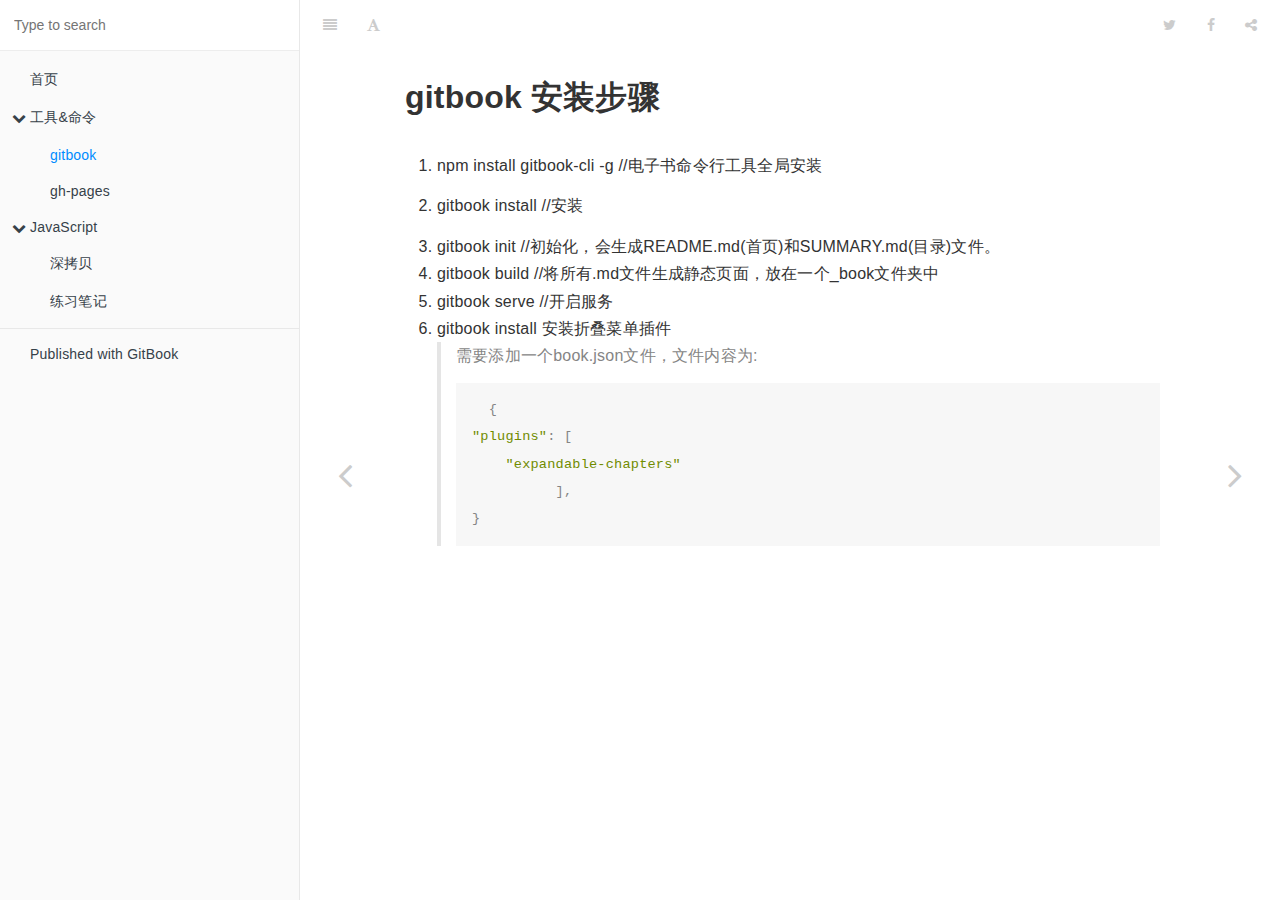
<file: content/tool/page01.html>
<!DOCTYPE HTML>
<html lang="" >
    <head>
        <meta charset="UTF-8">
        <meta content="text/html; charset=utf-8" http-equiv="Content-Type">
        <title>gitbook · GitBook</title>
        <meta http-equiv="X-UA-Compatible" content="IE=edge" />
        <meta name="description" content="">
        <meta name="generator" content="GitBook 3.2.3">
        
        
        
    
    <link rel="stylesheet" href="../../gitbook/style.css">

    
            
                
                <link rel="stylesheet" href="../../gitbook/gitbook-plugin-expandable-chapters/expandable-chapters.css">
                
            
                
                <link rel="stylesheet" href="../../gitbook/gitbook-plugin-highlight/website.css">
                
            
                
                <link rel="stylesheet" href="../../gitbook/gitbook-plugin-search/search.css">
                
            
                
                <link rel="stylesheet" href="../../gitbook/gitbook-plugin-fontsettings/website.css">
                
            
        

    

    
        
        <link rel="stylesheet" href="../../css/public.css">
        
    

        
    
    
    <meta name="HandheldFriendly" content="true"/>
    <meta name="viewport" content="width=device-width, initial-scale=1, user-scalable=no">
    <meta name="apple-mobile-web-app-capable" content="yes">
    <meta name="apple-mobile-web-app-status-bar-style" content="black">
    <link rel="apple-touch-icon-precomposed" sizes="152x152" href="../../gitbook/images/apple-touch-icon-precomposed-152.png">
    <link rel="shortcut icon" href="../../gitbook/images/favicon.ico" type="image/x-icon">

    
    <link rel="next" href="page02.html" />
    
    
    <link rel="prev" href="tool_readme.html" />
    

    </head>
    <body>
        
<div class="book">
    <div class="book-summary">
        
            
<div id="book-search-input" role="search">
    <input type="text" placeholder="Type to search" />
</div>

            
                <nav role="navigation">
                


<ul class="summary">
    
    

    

    
        
        
    
        <li class="chapter " data-level="1.1" data-path="../../">
            
                <a href="../../">
            
                    
                    首页
            
                </a>
            

            
        </li>
    
        <li class="chapter " data-level="1.2" data-path="tool_readme.html">
            
                <a href="tool_readme.html">
            
                    
                    工具&命令
            
                </a>
            

            
            <ul class="articles">
                
    
        <li class="chapter active" data-level="1.2.1" data-path="page01.html">
            
                <a href="page01.html">
            
                    
                    gitbook
            
                </a>
            

            
        </li>
    
        <li class="chapter " data-level="1.2.2" data-path="page02.html">
            
                <a href="page02.html">
            
                    
                    gh-pages
            
                </a>
            

            
        </li>
    

            </ul>
            
        </li>
    
        <li class="chapter " data-level="1.3" data-path="../JavaScript/js_readme.html">
            
                <a href="../JavaScript/js_readme.html">
            
                    
                    JavaScript
            
                </a>
            

            
            <ul class="articles">
                
    
        <li class="chapter " data-level="1.3.1" data-path="../JavaScript/page01.html">
            
                <a href="../JavaScript/page01.html">
            
                    
                    深拷贝
            
                </a>
            

            
        </li>
    
        <li class="chapter " data-level="1.3.2" data-path="../JavaScript/笔记.html">
            
                <a href="../JavaScript/笔记.html">
            
                    
                    练习笔记
            
                </a>
            

            
        </li>
    

            </ul>
            
        </li>
    

    

    <li class="divider"></li>

    <li>
        <a href="https://www.gitbook.com" target="blank" class="gitbook-link">
            Published with GitBook
        </a>
    </li>
</ul>


                </nav>
            
        
    </div>

    <div class="book-body">
        
            <div class="body-inner">
                
                    

<div class="book-header" role="navigation">
    

    <!-- Title -->
    <h1>
        <i class="fa fa-circle-o-notch fa-spin"></i>
        <a href="../.." >gitbook</a>
    </h1>
</div>




                    <div class="page-wrapper" tabindex="-1" role="main">
                        <div class="page-inner">
                            
<div id="book-search-results">
    <div class="search-noresults">
    
                                <section class="normal markdown-section">
                                
                                <h1 id="gitbook-&#x5B89;&#x88C5;&#x6B65;&#x9AA4;">gitbook &#x5B89;&#x88C5;&#x6B65;&#x9AA4;</h1>
<ol>
<li><p>npm install gitbook-cli -g   //&#x7535;&#x5B50;&#x4E66;&#x547D;&#x4EE4;&#x884C;&#x5DE5;&#x5177;&#x5168;&#x5C40;&#x5B89;&#x88C5;</p>
</li>
<li><p>gitbook install  //&#x5B89;&#x88C5;</p>
</li>
<li>gitbook init     //&#x521D;&#x59CB;&#x5316;&#xFF0C;&#x4F1A;&#x751F;&#x6210;README.md(&#x9996;&#x9875;)&#x548C;SUMMARY.md(&#x76EE;&#x5F55;)&#x6587;&#x4EF6;&#x3002;</li>
<li>gitbook build  //&#x5C06;&#x6240;&#x6709;.md&#x6587;&#x4EF6;&#x751F;&#x6210;&#x9759;&#x6001;&#x9875;&#x9762;&#xFF0C;&#x653E;&#x5728;&#x4E00;&#x4E2A;_book&#x6587;&#x4EF6;&#x5939;&#x4E2D;</li>
<li>gitbook serve  //&#x5F00;&#x542F;&#x670D;&#x52A1;</li>
<li>gitbook install &#x5B89;&#x88C5;&#x6298;&#x53E0;&#x83DC;&#x5355;&#x63D2;&#x4EF6;<blockquote>
<p>&#x9700;&#x8981;&#x6DFB;&#x52A0;&#x4E00;&#x4E2A;book.json&#x6587;&#x4EF6;&#xFF0C;&#x6587;&#x4EF6;&#x5185;&#x5BB9;&#x4E3A;:</p>
<pre><code class="lang-javascript">  {
<span class="hljs-string">&quot;plugins&quot;</span>: [
    <span class="hljs-string">&quot;expandable-chapters&quot;</span>
          ],
}
</code></pre>
</blockquote>
</li>
</ol>

                                
                                </section>
                            
    </div>
    <div class="search-results">
        <div class="has-results">
            
            <h1 class="search-results-title"><span class='search-results-count'></span> results matching "<span class='search-query'></span>"</h1>
            <ul class="search-results-list"></ul>
            
        </div>
        <div class="no-results">
            
            <h1 class="search-results-title">No results matching "<span class='search-query'></span>"</h1>
            
        </div>
    </div>
</div>

                        </div>
                    </div>
                
            </div>

            
                
                <a href="tool_readme.html" class="navigation navigation-prev " aria-label="Previous page: 工具&命令">
                    <i class="fa fa-angle-left"></i>
                </a>
                
                
                <a href="page02.html" class="navigation navigation-next " aria-label="Next page: gh-pages">
                    <i class="fa fa-angle-right"></i>
                </a>
                
            
        
    </div>

    <script>
        var gitbook = gitbook || [];
        gitbook.push(function() {
            gitbook.page.hasChanged({"page":{"title":"gitbook","level":"1.2.1","depth":2,"next":{"title":"gh-pages","level":"1.2.2","depth":2,"path":"content/tool/page02.md","ref":"content/tool/page02.md","articles":[]},"previous":{"title":"工具&命令","level":"1.2","depth":1,"path":"content/tool/tool_readme.md","ref":"content/tool/tool_readme.md","articles":[{"title":"gitbook","level":"1.2.1","depth":2,"path":"content/tool/page01.md","ref":"content/tool/page01.md","articles":[]},{"title":"gh-pages","level":"1.2.2","depth":2,"path":"content/tool/page02.md","ref":"content/tool/page02.md","articles":[]}]},"dir":"ltr"},"config":{"gitbook":"*","theme":"default","variables":{},"plugins":["expandable-chapters"],"pluginsConfig":{"expandable-chapters":{},"highlight":{},"search":{},"lunr":{"maxIndexSize":1000000,"ignoreSpecialCharacters":false},"sharing":{"facebook":true,"twitter":true,"google":false,"weibo":false,"instapaper":false,"vk":false,"all":["facebook","google","twitter","weibo","instapaper"]},"fontsettings":{"theme":"white","family":"sans","size":2},"theme-default":{"styles":{"website":"styles/website.css","pdf":"styles/pdf.css","epub":"styles/epub.css","mobi":"styles/mobi.css","ebook":"styles/ebook.css","print":"styles/print.css"},"showLevel":false}},"structure":{"langs":"LANGS.md","readme":"README.md","glossary":"GLOSSARY.md","summary":"SUMMARY.md"},"pdf":{"pageNumbers":true,"fontSize":12,"fontFamily":"Arial","paperSize":"a4","chapterMark":"pagebreak","pageBreaksBefore":"/","margin":{"right":62,"left":62,"top":56,"bottom":56}},"styles":{"website":"css/public.css"}},"file":{"path":"content/tool/page01.md","mtime":"2019-11-29T13:01:00.008Z","type":"markdown"},"gitbook":{"version":"3.2.3","time":"2019-11-29T13:02:00.668Z"},"basePath":"../..","book":{"language":""}});
        });
    </script>
</div>

        
    <script src="../../gitbook/gitbook.js"></script>
    <script src="../../gitbook/theme.js"></script>
    
        
        <script src="../../gitbook/gitbook-plugin-expandable-chapters/expandable-chapters.js"></script>
        
    
        
        <script src="../../gitbook/gitbook-plugin-search/search-engine.js"></script>
        
    
        
        <script src="../../gitbook/gitbook-plugin-search/search.js"></script>
        
    
        
        <script src="../../gitbook/gitbook-plugin-lunr/lunr.min.js"></script>
        
    
        
        <script src="../../gitbook/gitbook-plugin-lunr/search-lunr.js"></script>
        
    
        
        <script src="../../gitbook/gitbook-plugin-sharing/buttons.js"></script>
        
    
        
        <script src="../../gitbook/gitbook-plugin-fontsettings/fontsettings.js"></script>
        
    

    </body>
</html>
</file>
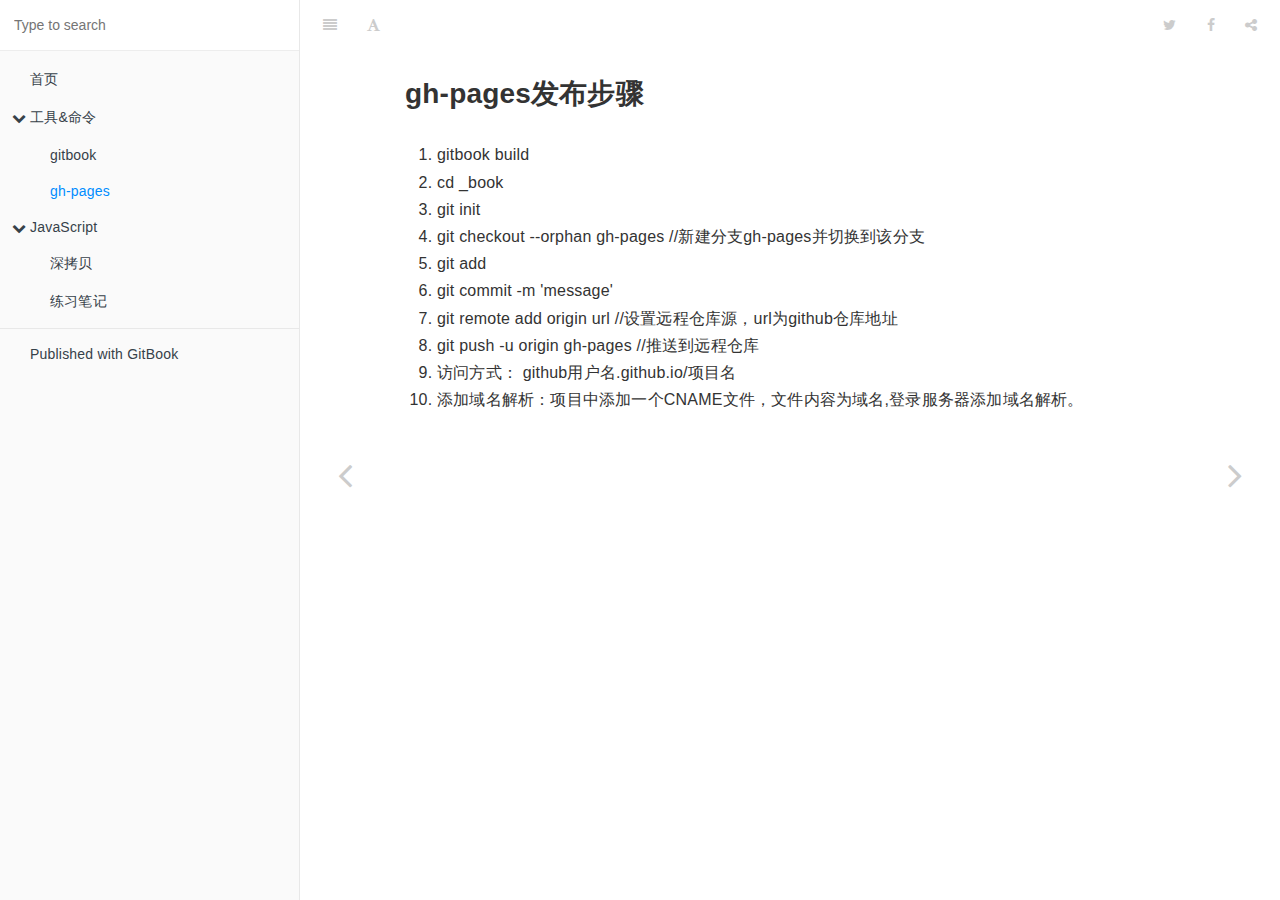
<file: content/tool/page02.html>
<!DOCTYPE HTML>
<html lang="" >
    <head>
        <meta charset="UTF-8">
        <meta content="text/html; charset=utf-8" http-equiv="Content-Type">
        <title>gh-pages · GitBook</title>
        <meta http-equiv="X-UA-Compatible" content="IE=edge" />
        <meta name="description" content="">
        <meta name="generator" content="GitBook 3.2.3">
        
        
        
    
    <link rel="stylesheet" href="../../gitbook/style.css">

    
            
                
                <link rel="stylesheet" href="../../gitbook/gitbook-plugin-expandable-chapters/expandable-chapters.css">
                
            
                
                <link rel="stylesheet" href="../../gitbook/gitbook-plugin-highlight/website.css">
                
            
                
                <link rel="stylesheet" href="../../gitbook/gitbook-plugin-search/search.css">
                
            
                
                <link rel="stylesheet" href="../../gitbook/gitbook-plugin-fontsettings/website.css">
                
            
        

    

    
        
        <link rel="stylesheet" href="../../css/public.css">
        
    

        
    
    
    <meta name="HandheldFriendly" content="true"/>
    <meta name="viewport" content="width=device-width, initial-scale=1, user-scalable=no">
    <meta name="apple-mobile-web-app-capable" content="yes">
    <meta name="apple-mobile-web-app-status-bar-style" content="black">
    <link rel="apple-touch-icon-precomposed" sizes="152x152" href="../../gitbook/images/apple-touch-icon-precomposed-152.png">
    <link rel="shortcut icon" href="../../gitbook/images/favicon.ico" type="image/x-icon">

    
    <link rel="next" href="../JavaScript/js_readme.html" />
    
    
    <link rel="prev" href="page01.html" />
    

    </head>
    <body>
        
<div class="book">
    <div class="book-summary">
        
            
<div id="book-search-input" role="search">
    <input type="text" placeholder="Type to search" />
</div>

            
                <nav role="navigation">
                


<ul class="summary">
    
    

    

    
        
        
    
        <li class="chapter " data-level="1.1" data-path="../../">
            
                <a href="../../">
            
                    
                    首页
            
                </a>
            

            
        </li>
    
        <li class="chapter " data-level="1.2" data-path="tool_readme.html">
            
                <a href="tool_readme.html">
            
                    
                    工具&命令
            
                </a>
            

            
            <ul class="articles">
                
    
        <li class="chapter " data-level="1.2.1" data-path="page01.html">
            
                <a href="page01.html">
            
                    
                    gitbook
            
                </a>
            

            
        </li>
    
        <li class="chapter active" data-level="1.2.2" data-path="page02.html">
            
                <a href="page02.html">
            
                    
                    gh-pages
            
                </a>
            

            
        </li>
    

            </ul>
            
        </li>
    
        <li class="chapter " data-level="1.3" data-path="../JavaScript/js_readme.html">
            
                <a href="../JavaScript/js_readme.html">
            
                    
                    JavaScript
            
                </a>
            

            
            <ul class="articles">
                
    
        <li class="chapter " data-level="1.3.1" data-path="../JavaScript/page01.html">
            
                <a href="../JavaScript/page01.html">
            
                    
                    深拷贝
            
                </a>
            

            
        </li>
    
        <li class="chapter " data-level="1.3.2" data-path="../JavaScript/笔记.html">
            
                <a href="../JavaScript/笔记.html">
            
                    
                    练习笔记
            
                </a>
            

            
        </li>
    

            </ul>
            
        </li>
    

    

    <li class="divider"></li>

    <li>
        <a href="https://www.gitbook.com" target="blank" class="gitbook-link">
            Published with GitBook
        </a>
    </li>
</ul>


                </nav>
            
        
    </div>

    <div class="book-body">
        
            <div class="body-inner">
                
                    

<div class="book-header" role="navigation">
    

    <!-- Title -->
    <h1>
        <i class="fa fa-circle-o-notch fa-spin"></i>
        <a href="../.." >gh-pages</a>
    </h1>
</div>




                    <div class="page-wrapper" tabindex="-1" role="main">
                        <div class="page-inner">
                            
<div id="book-search-results">
    <div class="search-noresults">
    
                                <section class="normal markdown-section">
                                
                                <h2 id="gh-pages&#x53D1;&#x5E03;&#x6B65;&#x9AA4;">gh-pages&#x53D1;&#x5E03;&#x6B65;&#x9AA4;</h2>
<ol>
<li>gitbook build </li>
<li>cd _book</li>
<li>git init </li>
<li>git checkout --orphan gh-pages //&#x65B0;&#x5EFA;&#x5206;&#x652F;gh-pages&#x5E76;&#x5207;&#x6362;&#x5230;&#x8BE5;&#x5206;&#x652F;</li>
<li>git add</li>
<li>git commit -m &apos;message&apos;</li>
<li>git remote add origin url //&#x8BBE;&#x7F6E;&#x8FDC;&#x7A0B;&#x4ED3;&#x5E93;&#x6E90;&#xFF0C;url&#x4E3A;github&#x4ED3;&#x5E93;&#x5730;&#x5740;</li>
<li>git push -u origin gh-pages  //&#x63A8;&#x9001;&#x5230;&#x8FDC;&#x7A0B;&#x4ED3;&#x5E93;</li>
<li>&#x8BBF;&#x95EE;&#x65B9;&#x5F0F;&#xFF1A; github&#x7528;&#x6237;&#x540D;.github.io/&#x9879;&#x76EE;&#x540D;</li>
<li>&#x6DFB;&#x52A0;&#x57DF;&#x540D;&#x89E3;&#x6790;&#xFF1A;&#x9879;&#x76EE;&#x4E2D;&#x6DFB;&#x52A0;&#x4E00;&#x4E2A;CNAME&#x6587;&#x4EF6;&#xFF0C;&#x6587;&#x4EF6;&#x5185;&#x5BB9;&#x4E3A;&#x57DF;&#x540D;,&#x767B;&#x5F55;&#x670D;&#x52A1;&#x5668;&#x6DFB;&#x52A0;&#x57DF;&#x540D;&#x89E3;&#x6790;&#x3002;</li>
</ol>

                                
                                </section>
                            
    </div>
    <div class="search-results">
        <div class="has-results">
            
            <h1 class="search-results-title"><span class='search-results-count'></span> results matching "<span class='search-query'></span>"</h1>
            <ul class="search-results-list"></ul>
            
        </div>
        <div class="no-results">
            
            <h1 class="search-results-title">No results matching "<span class='search-query'></span>"</h1>
            
        </div>
    </div>
</div>

                        </div>
                    </div>
                
            </div>

            
                
                <a href="page01.html" class="navigation navigation-prev " aria-label="Previous page: gitbook">
                    <i class="fa fa-angle-left"></i>
                </a>
                
                
                <a href="../JavaScript/js_readme.html" class="navigation navigation-next " aria-label="Next page: JavaScript">
                    <i class="fa fa-angle-right"></i>
                </a>
                
            
        
    </div>

    <script>
        var gitbook = gitbook || [];
        gitbook.push(function() {
            gitbook.page.hasChanged({"page":{"title":"gh-pages","level":"1.2.2","depth":2,"next":{"title":"JavaScript","level":"1.3","depth":1,"path":"content/JavaScript/js_readme.md","ref":"content/JavaScript/js_readme.md","articles":[{"title":"深拷贝","level":"1.3.1","depth":2,"path":"content/JavaScript/page01.md","ref":"content/JavaScript/page01.md","articles":[]},{"title":"练习笔记","level":"1.3.2","depth":2,"path":"content/JavaScript/笔记.md","ref":"content/JavaScript/笔记.md","articles":[]}]},"previous":{"title":"gitbook","level":"1.2.1","depth":2,"path":"content/tool/page01.md","ref":"content/tool/page01.md","articles":[]},"dir":"ltr"},"config":{"gitbook":"*","theme":"default","variables":{},"plugins":["expandable-chapters"],"pluginsConfig":{"expandable-chapters":{},"highlight":{},"search":{},"lunr":{"maxIndexSize":1000000,"ignoreSpecialCharacters":false},"sharing":{"facebook":true,"twitter":true,"google":false,"weibo":false,"instapaper":false,"vk":false,"all":["facebook","google","twitter","weibo","instapaper"]},"fontsettings":{"theme":"white","family":"sans","size":2},"theme-default":{"styles":{"website":"styles/website.css","pdf":"styles/pdf.css","epub":"styles/epub.css","mobi":"styles/mobi.css","ebook":"styles/ebook.css","print":"styles/print.css"},"showLevel":false}},"structure":{"langs":"LANGS.md","readme":"README.md","glossary":"GLOSSARY.md","summary":"SUMMARY.md"},"pdf":{"pageNumbers":true,"fontSize":12,"fontFamily":"Arial","paperSize":"a4","chapterMark":"pagebreak","pageBreaksBefore":"/","margin":{"right":62,"left":62,"top":56,"bottom":56}},"styles":{"website":"css/public.css"}},"file":{"path":"content/tool/page02.md","mtime":"2019-11-29T13:01:00.014Z","type":"markdown"},"gitbook":{"version":"3.2.3","time":"2019-11-29T13:02:00.668Z"},"basePath":"../..","book":{"language":""}});
        });
    </script>
</div>

        
    <script src="../../gitbook/gitbook.js"></script>
    <script src="../../gitbook/theme.js"></script>
    
        
        <script src="../../gitbook/gitbook-plugin-expandable-chapters/expandable-chapters.js"></script>
        
    
        
        <script src="../../gitbook/gitbook-plugin-search/search-engine.js"></script>
        
    
        
        <script src="../../gitbook/gitbook-plugin-search/search.js"></script>
        
    
        
        <script src="../../gitbook/gitbook-plugin-lunr/lunr.min.js"></script>
        
    
        
        <script src="../../gitbook/gitbook-plugin-lunr/search-lunr.js"></script>
        
    
        
        <script src="../../gitbook/gitbook-plugin-sharing/buttons.js"></script>
        
    
        
        <script src="../../gitbook/gitbook-plugin-fontsettings/fontsettings.js"></script>
        
    

    </body>
</html>
</file>
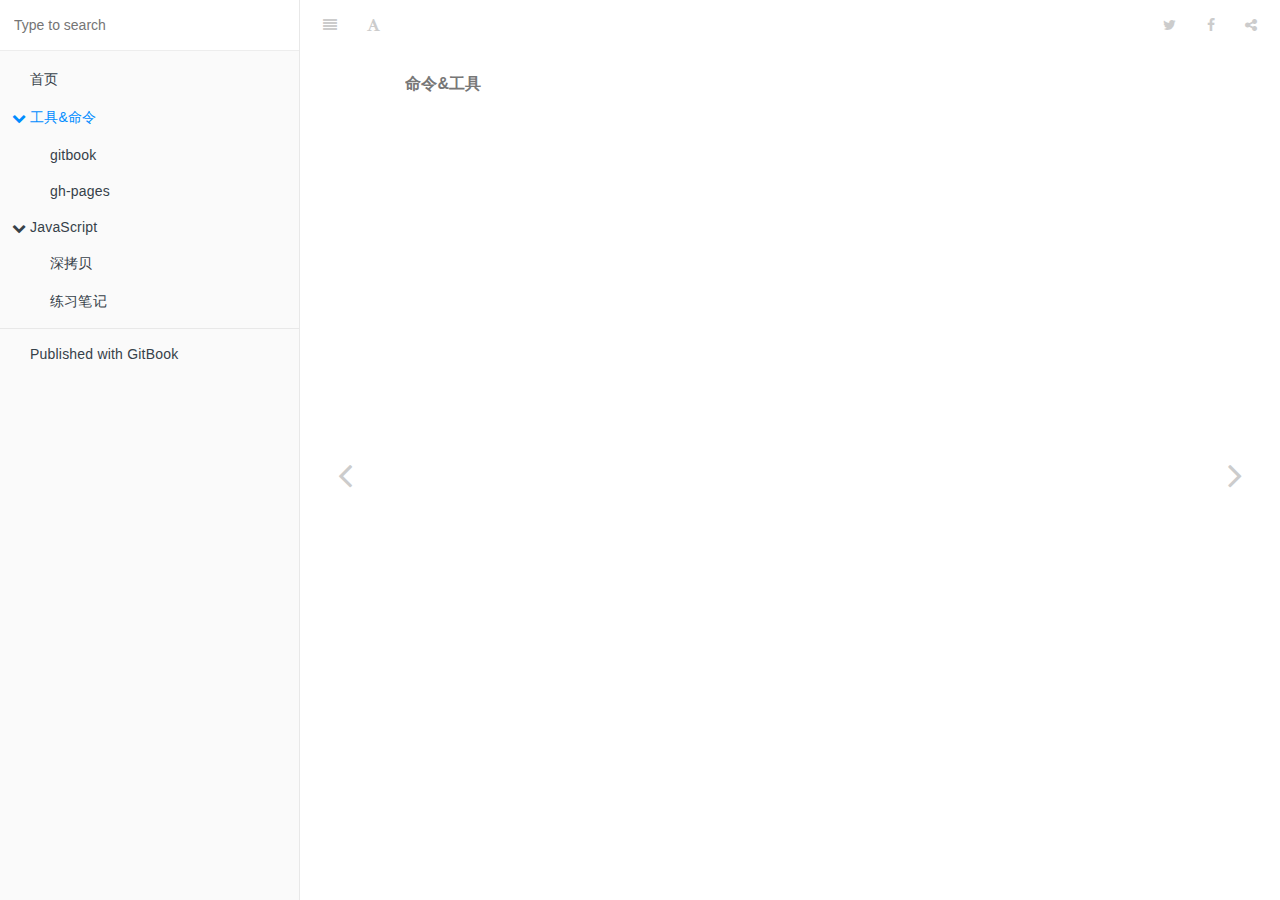
<file: content/tool/tool_readme.html>
<!DOCTYPE HTML>
<html lang="" >
    <head>
        <meta charset="UTF-8">
        <meta content="text/html; charset=utf-8" http-equiv="Content-Type">
        <title>工具&命令 · GitBook</title>
        <meta http-equiv="X-UA-Compatible" content="IE=edge" />
        <meta name="description" content="">
        <meta name="generator" content="GitBook 3.2.3">
        
        
        
    
    <link rel="stylesheet" href="../../gitbook/style.css">

    
            
                
                <link rel="stylesheet" href="../../gitbook/gitbook-plugin-expandable-chapters/expandable-chapters.css">
                
            
                
                <link rel="stylesheet" href="../../gitbook/gitbook-plugin-highlight/website.css">
                
            
                
                <link rel="stylesheet" href="../../gitbook/gitbook-plugin-search/search.css">
                
            
                
                <link rel="stylesheet" href="../../gitbook/gitbook-plugin-fontsettings/website.css">
                
            
        

    

    
        
        <link rel="stylesheet" href="../../css/public.css">
        
    

        
    
    
    <meta name="HandheldFriendly" content="true"/>
    <meta name="viewport" content="width=device-width, initial-scale=1, user-scalable=no">
    <meta name="apple-mobile-web-app-capable" content="yes">
    <meta name="apple-mobile-web-app-status-bar-style" content="black">
    <link rel="apple-touch-icon-precomposed" sizes="152x152" href="../../gitbook/images/apple-touch-icon-precomposed-152.png">
    <link rel="shortcut icon" href="../../gitbook/images/favicon.ico" type="image/x-icon">

    
    <link rel="next" href="page01.html" />
    
    
    <link rel="prev" href="../../" />
    

    </head>
    <body>
        
<div class="book">
    <div class="book-summary">
        
            
<div id="book-search-input" role="search">
    <input type="text" placeholder="Type to search" />
</div>

            
                <nav role="navigation">
                


<ul class="summary">
    
    

    

    
        
        
    
        <li class="chapter " data-level="1.1" data-path="../../">
            
                <a href="../../">
            
                    
                    首页
            
                </a>
            

            
        </li>
    
        <li class="chapter active" data-level="1.2" data-path="tool_readme.html">
            
                <a href="tool_readme.html">
            
                    
                    工具&命令
            
                </a>
            

            
            <ul class="articles">
                
    
        <li class="chapter " data-level="1.2.1" data-path="page01.html">
            
                <a href="page01.html">
            
                    
                    gitbook
            
                </a>
            

            
        </li>
    
        <li class="chapter " data-level="1.2.2" data-path="page02.html">
            
                <a href="page02.html">
            
                    
                    gh-pages
            
                </a>
            

            
        </li>
    

            </ul>
            
        </li>
    
        <li class="chapter " data-level="1.3" data-path="../JavaScript/js_readme.html">
            
                <a href="../JavaScript/js_readme.html">
            
                    
                    JavaScript
            
                </a>
            

            
            <ul class="articles">
                
    
        <li class="chapter " data-level="1.3.1" data-path="../JavaScript/page01.html">
            
                <a href="../JavaScript/page01.html">
            
                    
                    深拷贝
            
                </a>
            

            
        </li>
    
        <li class="chapter " data-level="1.3.2" data-path="../JavaScript/笔记.html">
            
                <a href="../JavaScript/笔记.html">
            
                    
                    练习笔记
            
                </a>
            

            
        </li>
    

            </ul>
            
        </li>
    

    

    <li class="divider"></li>

    <li>
        <a href="https://www.gitbook.com" target="blank" class="gitbook-link">
            Published with GitBook
        </a>
    </li>
</ul>


                </nav>
            
        
    </div>

    <div class="book-body">
        
            <div class="body-inner">
                
                    

<div class="book-header" role="navigation">
    

    <!-- Title -->
    <h1>
        <i class="fa fa-circle-o-notch fa-spin"></i>
        <a href="../.." >工具&命令</a>
    </h1>
</div>




                    <div class="page-wrapper" tabindex="-1" role="main">
                        <div class="page-inner">
                            
<div id="book-search-results">
    <div class="search-noresults">
    
                                <section class="normal markdown-section">
                                
                                <h6 id="&#x547D;&#x4EE4;&#x5DE5;&#x5177;">&#x547D;&#x4EE4;&amp;&#x5DE5;&#x5177;</h6>

                                
                                </section>
                            
    </div>
    <div class="search-results">
        <div class="has-results">
            
            <h1 class="search-results-title"><span class='search-results-count'></span> results matching "<span class='search-query'></span>"</h1>
            <ul class="search-results-list"></ul>
            
        </div>
        <div class="no-results">
            
            <h1 class="search-results-title">No results matching "<span class='search-query'></span>"</h1>
            
        </div>
    </div>
</div>

                        </div>
                    </div>
                
            </div>

            
                
                <a href="../../" class="navigation navigation-prev " aria-label="Previous page: 首页">
                    <i class="fa fa-angle-left"></i>
                </a>
                
                
                <a href="page01.html" class="navigation navigation-next " aria-label="Next page: gitbook">
                    <i class="fa fa-angle-right"></i>
                </a>
                
            
        
    </div>

    <script>
        var gitbook = gitbook || [];
        gitbook.push(function() {
            gitbook.page.hasChanged({"page":{"title":"工具&命令","level":"1.2","depth":1,"next":{"title":"gitbook","level":"1.2.1","depth":2,"path":"content/tool/page01.md","ref":"content/tool/page01.md","articles":[]},"previous":{"title":"首页","level":"1.1","depth":1,"path":"README.md","ref":"README.md","articles":[]},"dir":"ltr"},"config":{"gitbook":"*","theme":"default","variables":{},"plugins":["expandable-chapters"],"pluginsConfig":{"expandable-chapters":{},"highlight":{},"search":{},"lunr":{"maxIndexSize":1000000,"ignoreSpecialCharacters":false},"sharing":{"facebook":true,"twitter":true,"google":false,"weibo":false,"instapaper":false,"vk":false,"all":["facebook","google","twitter","weibo","instapaper"]},"fontsettings":{"theme":"white","family":"sans","size":2},"theme-default":{"styles":{"website":"styles/website.css","pdf":"styles/pdf.css","epub":"styles/epub.css","mobi":"styles/mobi.css","ebook":"styles/ebook.css","print":"styles/print.css"},"showLevel":false}},"structure":{"langs":"LANGS.md","readme":"README.md","glossary":"GLOSSARY.md","summary":"SUMMARY.md"},"pdf":{"pageNumbers":true,"fontSize":12,"fontFamily":"Arial","paperSize":"a4","chapterMark":"pagebreak","pageBreaksBefore":"/","margin":{"right":62,"left":62,"top":56,"bottom":56}},"styles":{"website":"css/public.css"}},"file":{"path":"content/tool/tool_readme.md","mtime":"2019-11-29T13:01:00.018Z","type":"markdown"},"gitbook":{"version":"3.2.3","time":"2019-11-29T13:02:00.668Z"},"basePath":"../..","book":{"language":""}});
        });
    </script>
</div>

        
    <script src="../../gitbook/gitbook.js"></script>
    <script src="../../gitbook/theme.js"></script>
    
        
        <script src="../../gitbook/gitbook-plugin-expandable-chapters/expandable-chapters.js"></script>
        
    
        
        <script src="../../gitbook/gitbook-plugin-search/search-engine.js"></script>
        
    
        
        <script src="../../gitbook/gitbook-plugin-search/search.js"></script>
        
    
        
        <script src="../../gitbook/gitbook-plugin-lunr/lunr.min.js"></script>
        
    
        
        <script src="../../gitbook/gitbook-plugin-lunr/search-lunr.js"></script>
        
    
        
        <script src="../../gitbook/gitbook-plugin-sharing/buttons.js"></script>
        
    
        
        <script src="../../gitbook/gitbook-plugin-fontsettings/fontsettings.js"></script>
        
    

    </body>
</html>
</file>
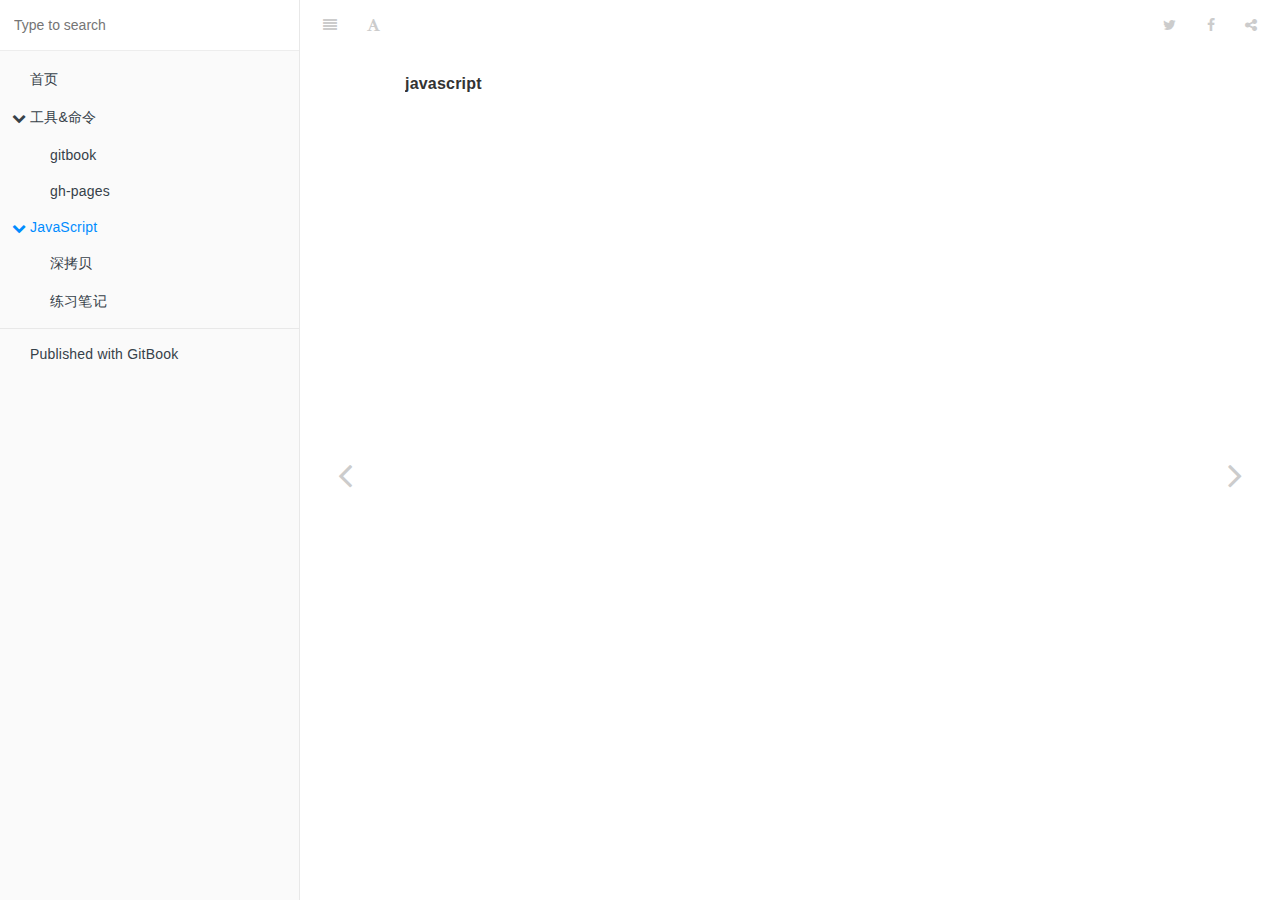
<file: gitbook2/_book/content/JavaScript/js_readme.html>
<!DOCTYPE HTML>
<html lang="" >
    <head>
        <meta charset="UTF-8">
        <meta content="text/html; charset=utf-8" http-equiv="Content-Type">
        <title>JavaScript · GitBook</title>
        <meta http-equiv="X-UA-Compatible" content="IE=edge" />
        <meta name="description" content="">
        <meta name="generator" content="GitBook 3.2.3">
        
        
        
    
    <link rel="stylesheet" href="../../gitbook/style.css">

    
            
                
                <link rel="stylesheet" href="../../gitbook/gitbook-plugin-expandable-chapters/expandable-chapters.css">
                
            
                
                <link rel="stylesheet" href="../../gitbook/gitbook-plugin-highlight/website.css">
                
            
                
                <link rel="stylesheet" href="../../gitbook/gitbook-plugin-search/search.css">
                
            
                
                <link rel="stylesheet" href="../../gitbook/gitbook-plugin-fontsettings/website.css">
                
            
        

    

    
        
        <link rel="stylesheet" href="../../css/public.css">
        
    

        
    
    
    <meta name="HandheldFriendly" content="true"/>
    <meta name="viewport" content="width=device-width, initial-scale=1, user-scalable=no">
    <meta name="apple-mobile-web-app-capable" content="yes">
    <meta name="apple-mobile-web-app-status-bar-style" content="black">
    <link rel="apple-touch-icon-precomposed" sizes="152x152" href="../../gitbook/images/apple-touch-icon-precomposed-152.png">
    <link rel="shortcut icon" href="../../gitbook/images/favicon.ico" type="image/x-icon">

    
    <link rel="next" href="page01.html" />
    
    
    <link rel="prev" href="../tool/page02.html" />
    

    </head>
    <body>
        
<div class="book">
    <div class="book-summary">
        
            
<div id="book-search-input" role="search">
    <input type="text" placeholder="Type to search" />
</div>

            
                <nav role="navigation">
                


<ul class="summary">
    
    

    

    
        
        
    
        <li class="chapter " data-level="1.1" data-path="../../">
            
                <a href="../../">
            
                    
                    首页
            
                </a>
            

            
        </li>
    
        <li class="chapter " data-level="1.2" data-path="../tool/tool_readme.html">
            
                <a href="../tool/tool_readme.html">
            
                    
                    工具&命令
            
                </a>
            

            
            <ul class="articles">
                
    
        <li class="chapter " data-level="1.2.1" data-path="../tool/page01.html">
            
                <a href="../tool/page01.html">
            
                    
                    gitbook
            
                </a>
            

            
        </li>
    
        <li class="chapter " data-level="1.2.2" data-path="../tool/page02.html">
            
                <a href="../tool/page02.html">
            
                    
                    gh-pages
            
                </a>
            

            
        </li>
    

            </ul>
            
        </li>
    
        <li class="chapter active" data-level="1.3" data-path="js_readme.html">
            
                <a href="js_readme.html">
            
                    
                    JavaScript
            
                </a>
            

            
            <ul class="articles">
                
    
        <li class="chapter " data-level="1.3.1" data-path="page01.html">
            
                <a href="page01.html">
            
                    
                    深拷贝
            
                </a>
            

            
        </li>
    
        <li class="chapter " data-level="1.3.2" data-path="笔记.html">
            
                <a href="笔记.html">
            
                    
                    练习笔记
            
                </a>
            

            
        </li>
    

            </ul>
            
        </li>
    

    

    <li class="divider"></li>

    <li>
        <a href="https://www.gitbook.com" target="blank" class="gitbook-link">
            Published with GitBook
        </a>
    </li>
</ul>


                </nav>
            
        
    </div>

    <div class="book-body">
        
            <div class="body-inner">
                
                    

<div class="book-header" role="navigation">
    

    <!-- Title -->
    <h1>
        <i class="fa fa-circle-o-notch fa-spin"></i>
        <a href="../.." >JavaScript</a>
    </h1>
</div>




                    <div class="page-wrapper" tabindex="-1" role="main">
                        <div class="page-inner">
                            
<div id="book-search-results">
    <div class="search-noresults">
    
                                <section class="normal markdown-section">
                                
                                <h5 id="javascript">javascript</h5>

                                
                                </section>
                            
    </div>
    <div class="search-results">
        <div class="has-results">
            
            <h1 class="search-results-title"><span class='search-results-count'></span> results matching "<span class='search-query'></span>"</h1>
            <ul class="search-results-list"></ul>
            
        </div>
        <div class="no-results">
            
            <h1 class="search-results-title">No results matching "<span class='search-query'></span>"</h1>
            
        </div>
    </div>
</div>

                        </div>
                    </div>
                
            </div>

            
                
                <a href="../tool/page02.html" class="navigation navigation-prev " aria-label="Previous page: gh-pages">
                    <i class="fa fa-angle-left"></i>
                </a>
                
                
                <a href="page01.html" class="navigation navigation-next " aria-label="Next page: 深拷贝">
                    <i class="fa fa-angle-right"></i>
                </a>
                
            
        
    </div>

    <script>
        var gitbook = gitbook || [];
        gitbook.push(function() {
            gitbook.page.hasChanged({"page":{"title":"JavaScript","level":"1.3","depth":1,"next":{"title":"深拷贝","level":"1.3.1","depth":2,"path":"content/JavaScript/page01.md","ref":"content/JavaScript/page01.md","articles":[]},"previous":{"title":"gh-pages","level":"1.2.2","depth":2,"path":"content/tool/page02.md","ref":"content/tool/page02.md","articles":[]},"dir":"ltr"},"config":{"gitbook":"*","theme":"default","variables":{},"plugins":["expandable-chapters","livereload"],"pluginsConfig":{"expandable-chapters":{},"livereload":{},"highlight":{},"search":{},"lunr":{"maxIndexSize":1000000,"ignoreSpecialCharacters":false},"sharing":{"facebook":true,"twitter":true,"google":false,"weibo":false,"instapaper":false,"vk":false,"all":["facebook","google","twitter","weibo","instapaper"]},"fontsettings":{"theme":"white","family":"sans","size":2},"theme-default":{"styles":{"website":"styles/website.css","pdf":"styles/pdf.css","epub":"styles/epub.css","mobi":"styles/mobi.css","ebook":"styles/ebook.css","print":"styles/print.css"},"showLevel":false}},"structure":{"langs":"LANGS.md","readme":"README.md","glossary":"GLOSSARY.md","summary":"SUMMARY.md"},"pdf":{"pageNumbers":true,"fontSize":12,"fontFamily":"Arial","paperSize":"a4","chapterMark":"pagebreak","pageBreaksBefore":"/","margin":{"right":62,"left":62,"top":56,"bottom":56}},"styles":{"website":"css/public.css"}},"file":{"path":"content/JavaScript/js_readme.md","mtime":"2019-11-29T13:00:59.999Z","type":"markdown"},"gitbook":{"version":"3.2.3","time":"2019-11-29T13:07:39.234Z"},"basePath":"../..","book":{"language":""}});
        });
    </script>
</div>

        
    <script src="../../gitbook/gitbook.js"></script>
    <script src="../../gitbook/theme.js"></script>
    
        
        <script src="../../gitbook/gitbook-plugin-expandable-chapters/expandable-chapters.js"></script>
        
    
        
        <script src="../../gitbook/gitbook-plugin-livereload/plugin.js"></script>
        
    
        
        <script src="../../gitbook/gitbook-plugin-search/search-engine.js"></script>
        
    
        
        <script src="../../gitbook/gitbook-plugin-search/search.js"></script>
        
    
        
        <script src="../../gitbook/gitbook-plugin-lunr/lunr.min.js"></script>
        
    
        
        <script src="../../gitbook/gitbook-plugin-lunr/search-lunr.js"></script>
        
    
        
        <script src="../../gitbook/gitbook-plugin-sharing/buttons.js"></script>
        
    
        
        <script src="../../gitbook/gitbook-plugin-fontsettings/fontsettings.js"></script>
        
    

    </body>
</html>
</file>
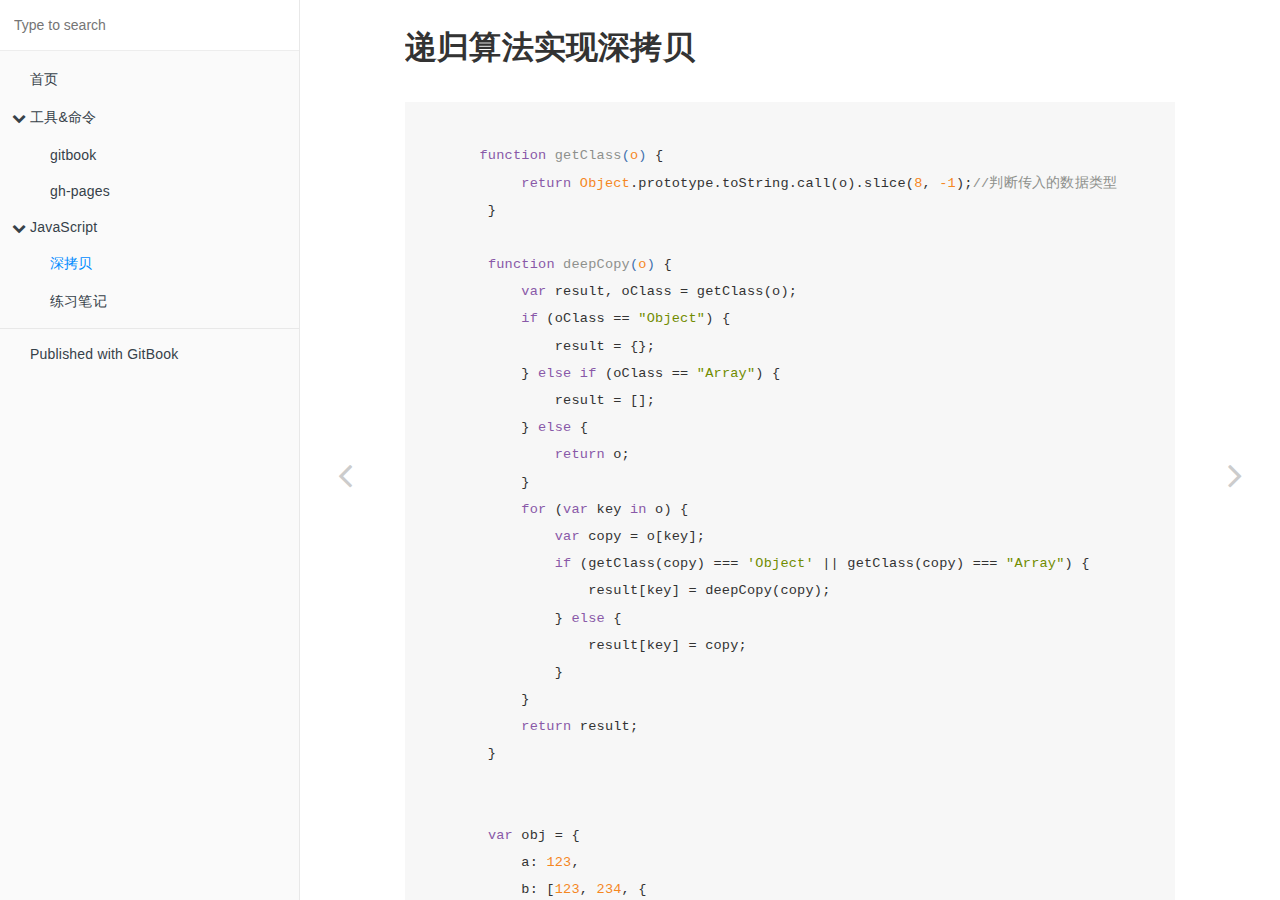
<file: gitbook2/_book/content/JavaScript/page01.html>
<!DOCTYPE HTML>
<html lang="" >
    <head>
        <meta charset="UTF-8">
        <meta content="text/html; charset=utf-8" http-equiv="Content-Type">
        <title>深拷贝 · GitBook</title>
        <meta http-equiv="X-UA-Compatible" content="IE=edge" />
        <meta name="description" content="">
        <meta name="generator" content="GitBook 3.2.3">
        
        
        
    
    <link rel="stylesheet" href="../../gitbook/style.css">

    
            
                
                <link rel="stylesheet" href="../../gitbook/gitbook-plugin-expandable-chapters/expandable-chapters.css">
                
            
                
                <link rel="stylesheet" href="../../gitbook/gitbook-plugin-highlight/website.css">
                
            
                
                <link rel="stylesheet" href="../../gitbook/gitbook-plugin-search/search.css">
                
            
                
                <link rel="stylesheet" href="../../gitbook/gitbook-plugin-fontsettings/website.css">
                
            
        

    

    
        
        <link rel="stylesheet" href="../../css/public.css">
        
    

        
    
    
    <meta name="HandheldFriendly" content="true"/>
    <meta name="viewport" content="width=device-width, initial-scale=1, user-scalable=no">
    <meta name="apple-mobile-web-app-capable" content="yes">
    <meta name="apple-mobile-web-app-status-bar-style" content="black">
    <link rel="apple-touch-icon-precomposed" sizes="152x152" href="../../gitbook/images/apple-touch-icon-precomposed-152.png">
    <link rel="shortcut icon" href="../../gitbook/images/favicon.ico" type="image/x-icon">

    
    <link rel="next" href="笔记.html" />
    
    
    <link rel="prev" href="js_readme.html" />
    

    </head>
    <body>
        
<div class="book">
    <div class="book-summary">
        
            
<div id="book-search-input" role="search">
    <input type="text" placeholder="Type to search" />
</div>

            
                <nav role="navigation">
                


<ul class="summary">
    
    

    

    
        
        
    
        <li class="chapter " data-level="1.1" data-path="../../">
            
                <a href="../../">
            
                    
                    首页
            
                </a>
            

            
        </li>
    
        <li class="chapter " data-level="1.2" data-path="../tool/tool_readme.html">
            
                <a href="../tool/tool_readme.html">
            
                    
                    工具&命令
            
                </a>
            

            
            <ul class="articles">
                
    
        <li class="chapter " data-level="1.2.1" data-path="../tool/page01.html">
            
                <a href="../tool/page01.html">
            
                    
                    gitbook
            
                </a>
            

            
        </li>
    
        <li class="chapter " data-level="1.2.2" data-path="../tool/page02.html">
            
                <a href="../tool/page02.html">
            
                    
                    gh-pages
            
                </a>
            

            
        </li>
    

            </ul>
            
        </li>
    
        <li class="chapter " data-level="1.3" data-path="js_readme.html">
            
                <a href="js_readme.html">
            
                    
                    JavaScript
            
                </a>
            

            
            <ul class="articles">
                
    
        <li class="chapter active" data-level="1.3.1" data-path="page01.html">
            
                <a href="page01.html">
            
                    
                    深拷贝
            
                </a>
            

            
        </li>
    
        <li class="chapter " data-level="1.3.2" data-path="笔记.html">
            
                <a href="笔记.html">
            
                    
                    练习笔记
            
                </a>
            

            
        </li>
    

            </ul>
            
        </li>
    

    

    <li class="divider"></li>

    <li>
        <a href="https://www.gitbook.com" target="blank" class="gitbook-link">
            Published with GitBook
        </a>
    </li>
</ul>


                </nav>
            
        
    </div>

    <div class="book-body">
        
            <div class="body-inner">
                
                    

<div class="book-header" role="navigation">
    

    <!-- Title -->
    <h1>
        <i class="fa fa-circle-o-notch fa-spin"></i>
        <a href="../.." >深拷贝</a>
    </h1>
</div>




                    <div class="page-wrapper" tabindex="-1" role="main">
                        <div class="page-inner">
                            
<div id="book-search-results">
    <div class="search-noresults">
    
                                <section class="normal markdown-section">
                                
                                <h1 id="&#x9012;&#x5F52;&#x7B97;&#x6CD5;&#x5B9E;&#x73B0;&#x6DF1;&#x62F7;&#x8D1D;">&#x9012;&#x5F52;&#x7B97;&#x6CD5;&#x5B9E;&#x73B0;&#x6DF1;&#x62F7;&#x8D1D;</h1>
<pre><code class="lang-javascript">
       <span class="hljs-function"><span class="hljs-keyword">function</span> <span class="hljs-title">getClass</span>(<span class="hljs-params">o</span>) </span>{
            <span class="hljs-keyword">return</span> <span class="hljs-built_in">Object</span>.prototype.toString.call(o).slice(<span class="hljs-number">8</span>, <span class="hljs-number">-1</span>);<span class="hljs-comment">//&#x5224;&#x65AD;&#x4F20;&#x5165;&#x7684;&#x6570;&#x636E;&#x7C7B;&#x578B;</span>
        }

        <span class="hljs-function"><span class="hljs-keyword">function</span> <span class="hljs-title">deepCopy</span>(<span class="hljs-params">o</span>) </span>{
            <span class="hljs-keyword">var</span> result, oClass = getClass(o);
            <span class="hljs-keyword">if</span> (oClass == <span class="hljs-string">&quot;Object&quot;</span>) {
                result = {};
            } <span class="hljs-keyword">else</span> <span class="hljs-keyword">if</span> (oClass == <span class="hljs-string">&quot;Array&quot;</span>) {
                result = [];
            } <span class="hljs-keyword">else</span> {
                <span class="hljs-keyword">return</span> o;
            }
            <span class="hljs-keyword">for</span> (<span class="hljs-keyword">var</span> key <span class="hljs-keyword">in</span> o) {
                <span class="hljs-keyword">var</span> copy = o[key];
                <span class="hljs-keyword">if</span> (getClass(copy) === <span class="hljs-string">&apos;Object&apos;</span> || getClass(copy) === <span class="hljs-string">&quot;Array&quot;</span>) {
                    result[key] = deepCopy(copy);
                } <span class="hljs-keyword">else</span> {
                    result[key] = copy;
                }
            }
            <span class="hljs-keyword">return</span> result;
        }


        <span class="hljs-keyword">var</span> obj = {
            a: <span class="hljs-number">123</span>,
            b: [<span class="hljs-number">123</span>, <span class="hljs-number">234</span>, {
                x: <span class="hljs-number">0</span>,
                y: {
                    a: <span class="hljs-number">1</span>
                }
            }]
        };

        <span class="hljs-keyword">var</span> obj2 = deepCopy(obj);
        <span class="hljs-built_in">console</span>.log(obj2);
</code></pre>

                                
                                </section>
                            
    </div>
    <div class="search-results">
        <div class="has-results">
            
            <h1 class="search-results-title"><span class='search-results-count'></span> results matching "<span class='search-query'></span>"</h1>
            <ul class="search-results-list"></ul>
            
        </div>
        <div class="no-results">
            
            <h1 class="search-results-title">No results matching "<span class='search-query'></span>"</h1>
            
        </div>
    </div>
</div>

                        </div>
                    </div>
                
            </div>

            
                
                <a href="js_readme.html" class="navigation navigation-prev " aria-label="Previous page: JavaScript">
                    <i class="fa fa-angle-left"></i>
                </a>
                
                
                <a href="笔记.html" class="navigation navigation-next " aria-label="Next page: 练习笔记">
                    <i class="fa fa-angle-right"></i>
                </a>
                
            
        
    </div>

    <script>
        var gitbook = gitbook || [];
        gitbook.push(function() {
            gitbook.page.hasChanged({"page":{"title":"深拷贝","level":"1.3.1","depth":2,"next":{"title":"练习笔记","level":"1.3.2","depth":2,"path":"content/JavaScript/笔记.md","ref":"content/JavaScript/笔记.md","articles":[]},"previous":{"title":"JavaScript","level":"1.3","depth":1,"path":"content/JavaScript/js_readme.md","ref":"content/JavaScript/js_readme.md","articles":[{"title":"深拷贝","level":"1.3.1","depth":2,"path":"content/JavaScript/page01.md","ref":"content/JavaScript/page01.md","articles":[]},{"title":"练习笔记","level":"1.3.2","depth":2,"path":"content/JavaScript/笔记.md","ref":"content/JavaScript/笔记.md","articles":[]}]},"dir":"ltr"},"config":{"gitbook":"*","theme":"default","variables":{},"plugins":["expandable-chapters","livereload"],"pluginsConfig":{"expandable-chapters":{},"livereload":{},"highlight":{},"search":{},"lunr":{"maxIndexSize":1000000,"ignoreSpecialCharacters":false},"sharing":{"facebook":true,"twitter":true,"google":false,"weibo":false,"instapaper":false,"vk":false,"all":["facebook","google","twitter","weibo","instapaper"]},"fontsettings":{"theme":"white","family":"sans","size":2},"theme-default":{"styles":{"website":"styles/website.css","pdf":"styles/pdf.css","epub":"styles/epub.css","mobi":"styles/mobi.css","ebook":"styles/ebook.css","print":"styles/print.css"},"showLevel":false}},"structure":{"langs":"LANGS.md","readme":"README.md","glossary":"GLOSSARY.md","summary":"SUMMARY.md"},"pdf":{"pageNumbers":true,"fontSize":12,"fontFamily":"Arial","paperSize":"a4","chapterMark":"pagebreak","pageBreaksBefore":"/","margin":{"right":62,"left":62,"top":56,"bottom":56}},"styles":{"website":"css/public.css"}},"file":{"path":"content/JavaScript/page01.md","mtime":"2019-11-29T13:01:00.002Z","type":"markdown"},"gitbook":{"version":"3.2.3","time":"2019-11-29T13:07:39.234Z"},"basePath":"../..","book":{"language":""}});
        });
    </script>
</div>

        
    <script src="../../gitbook/gitbook.js"></script>
    <script src="../../gitbook/theme.js"></script>
    
        
        <script src="../../gitbook/gitbook-plugin-expandable-chapters/expandable-chapters.js"></script>
        
    
        
        <script src="../../gitbook/gitbook-plugin-livereload/plugin.js"></script>
        
    
        
        <script src="../../gitbook/gitbook-plugin-search/search-engine.js"></script>
        
    
        
        <script src="../../gitbook/gitbook-plugin-search/search.js"></script>
        
    
        
        <script src="../../gitbook/gitbook-plugin-lunr/lunr.min.js"></script>
        
    
        
        <script src="../../gitbook/gitbook-plugin-lunr/search-lunr.js"></script>
        
    
        
        <script src="../../gitbook/gitbook-plugin-sharing/buttons.js"></script>
        
    
        
        <script src="../../gitbook/gitbook-plugin-fontsettings/fontsettings.js"></script>
        
    

    </body>
</html>
</file>
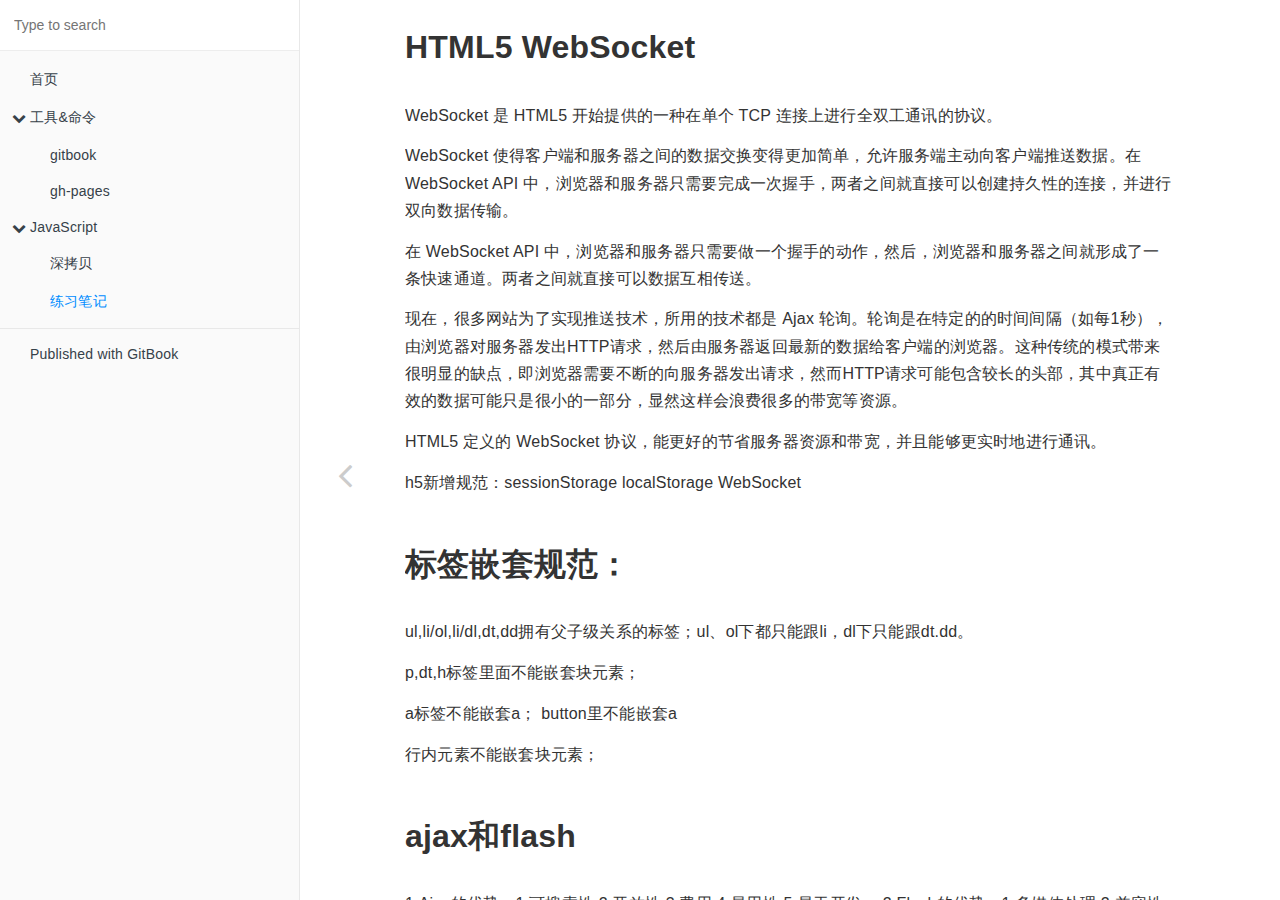
<file: gitbook2/_book/content/JavaScript/笔记.html>
<!DOCTYPE HTML>
<html lang="" >
    <head>
        <meta charset="UTF-8">
        <meta content="text/html; charset=utf-8" http-equiv="Content-Type">
        <title>练习笔记 · GitBook</title>
        <meta http-equiv="X-UA-Compatible" content="IE=edge" />
        <meta name="description" content="">
        <meta name="generator" content="GitBook 3.2.3">
        
        
        
    
    <link rel="stylesheet" href="../../gitbook/style.css">

    
            
                
                <link rel="stylesheet" href="../../gitbook/gitbook-plugin-expandable-chapters/expandable-chapters.css">
                
            
                
                <link rel="stylesheet" href="../../gitbook/gitbook-plugin-highlight/website.css">
                
            
                
                <link rel="stylesheet" href="../../gitbook/gitbook-plugin-search/search.css">
                
            
                
                <link rel="stylesheet" href="../../gitbook/gitbook-plugin-fontsettings/website.css">
                
            
        

    

    
        
        <link rel="stylesheet" href="../../css/public.css">
        
    

        
    
    
    <meta name="HandheldFriendly" content="true"/>
    <meta name="viewport" content="width=device-width, initial-scale=1, user-scalable=no">
    <meta name="apple-mobile-web-app-capable" content="yes">
    <meta name="apple-mobile-web-app-status-bar-style" content="black">
    <link rel="apple-touch-icon-precomposed" sizes="152x152" href="../../gitbook/images/apple-touch-icon-precomposed-152.png">
    <link rel="shortcut icon" href="../../gitbook/images/favicon.ico" type="image/x-icon">

    
    
    <link rel="prev" href="page01.html" />
    

    </head>
    <body>
        
<div class="book">
    <div class="book-summary">
        
            
<div id="book-search-input" role="search">
    <input type="text" placeholder="Type to search" />
</div>

            
                <nav role="navigation">
                


<ul class="summary">
    
    

    

    
        
        
    
        <li class="chapter " data-level="1.1" data-path="../../">
            
                <a href="../../">
            
                    
                    首页
            
                </a>
            

            
        </li>
    
        <li class="chapter " data-level="1.2" data-path="../tool/tool_readme.html">
            
                <a href="../tool/tool_readme.html">
            
                    
                    工具&命令
            
                </a>
            

            
            <ul class="articles">
                
    
        <li class="chapter " data-level="1.2.1" data-path="../tool/page01.html">
            
                <a href="../tool/page01.html">
            
                    
                    gitbook
            
                </a>
            

            
        </li>
    
        <li class="chapter " data-level="1.2.2" data-path="../tool/page02.html">
            
                <a href="../tool/page02.html">
            
                    
                    gh-pages
            
                </a>
            

            
        </li>
    

            </ul>
            
        </li>
    
        <li class="chapter " data-level="1.3" data-path="js_readme.html">
            
                <a href="js_readme.html">
            
                    
                    JavaScript
            
                </a>
            

            
            <ul class="articles">
                
    
        <li class="chapter " data-level="1.3.1" data-path="page01.html">
            
                <a href="page01.html">
            
                    
                    深拷贝
            
                </a>
            

            
        </li>
    
        <li class="chapter active" data-level="1.3.2" data-path="笔记.html">
            
                <a href="笔记.html">
            
                    
                    练习笔记
            
                </a>
            

            
        </li>
    

            </ul>
            
        </li>
    

    

    <li class="divider"></li>

    <li>
        <a href="https://www.gitbook.com" target="blank" class="gitbook-link">
            Published with GitBook
        </a>
    </li>
</ul>


                </nav>
            
        
    </div>

    <div class="book-body">
        
            <div class="body-inner">
                
                    

<div class="book-header" role="navigation">
    

    <!-- Title -->
    <h1>
        <i class="fa fa-circle-o-notch fa-spin"></i>
        <a href="../.." >练习笔记</a>
    </h1>
</div>




                    <div class="page-wrapper" tabindex="-1" role="main">
                        <div class="page-inner">
                            
<div id="book-search-results">
    <div class="search-noresults">
    
                                <section class="normal markdown-section">
                                
                                <h1 id="html5-websocket">HTML5 WebSocket</h1>
<p>WebSocket &#x662F; HTML5 &#x5F00;&#x59CB;&#x63D0;&#x4F9B;&#x7684;&#x4E00;&#x79CD;&#x5728;&#x5355;&#x4E2A; TCP &#x8FDE;&#x63A5;&#x4E0A;&#x8FDB;&#x884C;&#x5168;&#x53CC;&#x5DE5;&#x901A;&#x8BAF;&#x7684;&#x534F;&#x8BAE;&#x3002;</p>
<p>WebSocket &#x4F7F;&#x5F97;&#x5BA2;&#x6237;&#x7AEF;&#x548C;&#x670D;&#x52A1;&#x5668;&#x4E4B;&#x95F4;&#x7684;&#x6570;&#x636E;&#x4EA4;&#x6362;&#x53D8;&#x5F97;&#x66F4;&#x52A0;&#x7B80;&#x5355;&#xFF0C;&#x5141;&#x8BB8;&#x670D;&#x52A1;&#x7AEF;&#x4E3B;&#x52A8;&#x5411;&#x5BA2;&#x6237;&#x7AEF;&#x63A8;&#x9001;&#x6570;&#x636E;&#x3002;&#x5728; WebSocket API &#x4E2D;&#xFF0C;&#x6D4F;&#x89C8;&#x5668;&#x548C;&#x670D;&#x52A1;&#x5668;&#x53EA;&#x9700;&#x8981;&#x5B8C;&#x6210;&#x4E00;&#x6B21;&#x63E1;&#x624B;&#xFF0C;&#x4E24;&#x8005;&#x4E4B;&#x95F4;&#x5C31;&#x76F4;&#x63A5;&#x53EF;&#x4EE5;&#x521B;&#x5EFA;&#x6301;&#x4E45;&#x6027;&#x7684;&#x8FDE;&#x63A5;&#xFF0C;&#x5E76;&#x8FDB;&#x884C;&#x53CC;&#x5411;&#x6570;&#x636E;&#x4F20;&#x8F93;&#x3002;</p>
<p>&#x5728; WebSocket API &#x4E2D;&#xFF0C;&#x6D4F;&#x89C8;&#x5668;&#x548C;&#x670D;&#x52A1;&#x5668;&#x53EA;&#x9700;&#x8981;&#x505A;&#x4E00;&#x4E2A;&#x63E1;&#x624B;&#x7684;&#x52A8;&#x4F5C;&#xFF0C;&#x7136;&#x540E;&#xFF0C;&#x6D4F;&#x89C8;&#x5668;&#x548C;&#x670D;&#x52A1;&#x5668;&#x4E4B;&#x95F4;&#x5C31;&#x5F62;&#x6210;&#x4E86;&#x4E00;&#x6761;&#x5FEB;&#x901F;&#x901A;&#x9053;&#x3002;&#x4E24;&#x8005;&#x4E4B;&#x95F4;&#x5C31;&#x76F4;&#x63A5;&#x53EF;&#x4EE5;&#x6570;&#x636E;&#x4E92;&#x76F8;&#x4F20;&#x9001;&#x3002;</p>
<p>&#x73B0;&#x5728;&#xFF0C;&#x5F88;&#x591A;&#x7F51;&#x7AD9;&#x4E3A;&#x4E86;&#x5B9E;&#x73B0;&#x63A8;&#x9001;&#x6280;&#x672F;&#xFF0C;&#x6240;&#x7528;&#x7684;&#x6280;&#x672F;&#x90FD;&#x662F; Ajax &#x8F6E;&#x8BE2;&#x3002;&#x8F6E;&#x8BE2;&#x662F;&#x5728;&#x7279;&#x5B9A;&#x7684;&#x7684;&#x65F6;&#x95F4;&#x95F4;&#x9694;&#xFF08;&#x5982;&#x6BCF;1&#x79D2;&#xFF09;&#xFF0C;&#x7531;&#x6D4F;&#x89C8;&#x5668;&#x5BF9;&#x670D;&#x52A1;&#x5668;&#x53D1;&#x51FA;HTTP&#x8BF7;&#x6C42;&#xFF0C;&#x7136;&#x540E;&#x7531;&#x670D;&#x52A1;&#x5668;&#x8FD4;&#x56DE;&#x6700;&#x65B0;&#x7684;&#x6570;&#x636E;&#x7ED9;&#x5BA2;&#x6237;&#x7AEF;&#x7684;&#x6D4F;&#x89C8;&#x5668;&#x3002;&#x8FD9;&#x79CD;&#x4F20;&#x7EDF;&#x7684;&#x6A21;&#x5F0F;&#x5E26;&#x6765;&#x5F88;&#x660E;&#x663E;&#x7684;&#x7F3A;&#x70B9;&#xFF0C;&#x5373;&#x6D4F;&#x89C8;&#x5668;&#x9700;&#x8981;&#x4E0D;&#x65AD;&#x7684;&#x5411;&#x670D;&#x52A1;&#x5668;&#x53D1;&#x51FA;&#x8BF7;&#x6C42;&#xFF0C;&#x7136;&#x800C;HTTP&#x8BF7;&#x6C42;&#x53EF;&#x80FD;&#x5305;&#x542B;&#x8F83;&#x957F;&#x7684;&#x5934;&#x90E8;&#xFF0C;&#x5176;&#x4E2D;&#x771F;&#x6B63;&#x6709;&#x6548;&#x7684;&#x6570;&#x636E;&#x53EF;&#x80FD;&#x53EA;&#x662F;&#x5F88;&#x5C0F;&#x7684;&#x4E00;&#x90E8;&#x5206;&#xFF0C;&#x663E;&#x7136;&#x8FD9;&#x6837;&#x4F1A;&#x6D6A;&#x8D39;&#x5F88;&#x591A;&#x7684;&#x5E26;&#x5BBD;&#x7B49;&#x8D44;&#x6E90;&#x3002;</p>
<p>HTML5 &#x5B9A;&#x4E49;&#x7684; WebSocket &#x534F;&#x8BAE;&#xFF0C;&#x80FD;&#x66F4;&#x597D;&#x7684;&#x8282;&#x7701;&#x670D;&#x52A1;&#x5668;&#x8D44;&#x6E90;&#x548C;&#x5E26;&#x5BBD;&#xFF0C;&#x5E76;&#x4E14;&#x80FD;&#x591F;&#x66F4;&#x5B9E;&#x65F6;&#x5730;&#x8FDB;&#x884C;&#x901A;&#x8BAF;&#x3002;</p>
<p>h5&#x65B0;&#x589E;&#x89C4;&#x8303;&#xFF1A;sessionStorage   localStorage  WebSocket</p>
<h1 id="&#x6807;&#x7B7E;&#x5D4C;&#x5957;&#x89C4;&#x8303;&#xFF1A;">&#x6807;&#x7B7E;&#x5D4C;&#x5957;&#x89C4;&#x8303;&#xFF1A;</h1>
<p>ul,li/ol,li/dl,dt,dd&#x62E5;&#x6709;&#x7236;&#x5B50;&#x7EA7;&#x5173;&#x7CFB;&#x7684;&#x6807;&#x7B7E;&#xFF1B;ul&#x3001;ol&#x4E0B;&#x90FD;&#x53EA;&#x80FD;&#x8DDF;li&#xFF0C;dl&#x4E0B;&#x53EA;&#x80FD;&#x8DDF;dt.dd&#x3002;</p>
<p>p,dt,h&#x6807;&#x7B7E;&#x91CC;&#x9762;&#x4E0D;&#x80FD;&#x5D4C;&#x5957;&#x5757;&#x5143;&#x7D20;&#xFF1B;</p>
<p>a&#x6807;&#x7B7E;&#x4E0D;&#x80FD;&#x5D4C;&#x5957;a&#xFF1B;
button&#x91CC;&#x4E0D;&#x80FD;&#x5D4C;&#x5957;a</p>
<p>&#x884C;&#x5185;&#x5143;&#x7D20;&#x4E0D;&#x80FD;&#x5D4C;&#x5957;&#x5757;&#x5143;&#x7D20;&#xFF1B;</p>
<h1 id="ajax&#x548C;flash">ajax&#x548C;flash</h1>
<p>1.Ajax&#x7684;&#x4F18;&#x52BF;&#xFF1A;1.&#x53EF;&#x641C;&#x7D22;&#x6027; 2.&#x5F00;&#x653E;&#x6027; 3.&#x8D39;&#x7528; 4.&#x6613;&#x7528;&#x6027; 5.&#x6613;&#x4E8E;&#x5F00;&#x53D1;&#x3002;
2.Flash&#x7684;&#x4F18;&#x52BF;&#xFF1A;1.&#x591A;&#x5A92;&#x4F53;&#x5904;&#x7406; 2.&#x517C;&#x5BB9;&#x6027; 3.&#x77E2;&#x91CF;&#x56FE;&#x5F62; 4.&#x5BA2;&#x6237;&#x7AEF;&#x8D44;&#x6E90;&#x8C03;&#x5EA6;
3.Ajax&#x7684;&#x52A3;&#x52BF;&#xFF1A;1.&#x5B83;&#x53EF;&#x80FD;&#x7834;&#x574F;&#x6D4F;&#x89C8;&#x5668;&#x7684;&#x540E;&#x9000;&#x529F;&#x80FD;   2.&#x4F7F;&#x7528;&#x52A8;&#x6001;&#x9875;&#x9762;&#x66F4;&#x65B0;&#x4F7F;&#x5F97;&#x7528;&#x6237;&#x96BE;&#x4E8E;&#x5C06;&#x67D0;&#x4E2A;&#x7279;&#x5B9A;&#x7684;&#x72B6;&#x6001;&#x4FDD;&#x5B58;&#x5230;&#x6536;&#x85CF;&#x5939;&#x4E2D; &#xFF0C;&#x4E0D;&#x8FC7;&#x8FD9;&#x4E9B;&#x90FD;&#x6709;&#x76F8;&#x5173;&#x65B9;&#x6CD5;&#x89E3;&#x51B3;&#x3002;
4.Flash&#x7684;&#x52A3;&#x52BF;&#xFF1A;1.&#x4E8C;&#x8FDB;&#x5236;&#x683C;&#x5F0F; 2.&#x683C;&#x5F0F;&#x79C1;&#x6709; 3.flash &#x6587;&#x4EF6;&#x7ECF;&#x5E38;&#x4F1A;&#x5F88;&#x5927;&#xFF0C;&#x7528;&#x6237;&#x7B2C;&#x4E00;&#x6B21;&#x4F7F;&#x7528;&#x7684;&#x65F6;&#x5019;&#x9700;&#x8981;&#x5FCD;&#x8010;&#x8F83;&#x957F;&#x7684;&#x7B49;&#x5F85;&#x65F6;&#x95F4;  4.&#x6027;&#x80FD;&#x95EE;&#x9898;</p>
<p>Ajax&#x7684;&#x4F18;&#x52BF;
&#x53EF;&#x641C;&#x7D22;&#x6027;
&#x666E;&#x901A;&#x7684;&#x6587;&#x672C;&#x7F51;&#x9875;&#x4F1A;&#x66F4;&#x6709;&#x5229;&#x4E8E;SEO&#x3002;&#x6587;&#x672C;&#x5185;&#x5BB9;&#x662F;&#x641C;&#x7D22;&#x5F15;&#x64CE;&#x5BB9;&#x6613;&#x68C0;&#x7D22;&#x7684;&#xFF0C;&#x800C;&#x7E41;&#x7410;&#x7684;swf&#x5B57;&#x8282;&#x7801;&#x5374;&#x662F;&#x641C;&#x7D22;&#x5F15;&#x64CE;&#x4E0D;&#x613F;&#x89E6;&#x53CA;&#x7684;&#x3002;&#x867D;&#x7136;Google&#x7B49;&#x4E00;&#x4E9B;&#x5927;&#x578B;&#x7684;&#x641C;&#x7D22;&#x5F15;&#x64CE;&#x53EF;&#x4EE5;&#x68C0;&#x7D22;SWF&#x5185;&#x90E8;&#x7684;&#x5185;&#x5BB9;&#xFF0C;&#x4F46;&#x662F;&#x4ECD;&#x7136;&#x6709;&#x5F88;&#x591A;&#x9EBB;&#x70E6;&#x5B58;&#x5728;&#x3002;</p>
<p>&#x5F00;&#x653E;&#x6027;
Flash&#x5E38;&#x5E74;&#x4EE5;&#x6765;&#x88AB;Macromedia&#x770B;&#x7684;&#x5F88;&#x6B7B;&#x3002;&#x5305;&#x62EC;Flex&#x3001;FMS&#x7B49;&#x8F85;&#x4F50;&#x6280;&#x672F;&#x4E00;&#x76F4;&#x90FD;&#x9700;&#x8981;&#x6602;&#x8D35;&#x7684;&#x5B89;&#x88C5;&#x3001;&#x7EF4;&#x62A4;&#x8D39;&#x7528;&#x3002;&#x800C;JS&#x5219;&#x6CA1;&#x6709;&#x8FD9;&#x6837;&#x7684;&#x9EBB;&#x70E6;&#x3002;&#x6CA1;&#x6709;&#x4EBA;&#x613F;&#x610F;&#x627F;&#x62C5;&#x6CD5;&#x5F8B;&#x548C;&#x7248;&#x6743;&#x7684;&#x98CE;&#x9669;&#x3002;</p>
<p>&#x8D39;&#x7528;
Flash&#x5F00;&#x53D1;&#x662F;&#x5F88;&#x6602;&#x8D35;&#x7684;&#xFF0C;&#x56E0;&#x4E3A;FlashIDE&#x7B49;&#x73AF;&#x5883;&#x90FD;&#x662F;&#x8981;&#x6536;&#x8D39;&#x7684;&#xFF0E;&#x800C;Ajax&#x5219;&#x4E0D;&#x540C;&#xFF0E;&#x867D;&#x7136;&#x6709;&#x4E00;&#x4E9B;&#x4FBF;&#x5B9C;&#x7684;&#x751F;&#x6210;swf&#x7684;&#x5DE5;&#x5177;&#xFF0C;&#x4F46;&#x662F;&#x4ED6;&#x4EEC;&#x7684;&#x5DE5;&#x80FD;&#x5B9E;&#x5728;&#x65E0;&#x6CD5;&#x6EE1;&#x8DB3;&#x590D;&#x6742;&#x9700;&#x6C42;&#x3002;</p>
<p>&#x6613;&#x7528;&#x6027;
Ajax&#x7A0B;&#x5E8F;&#x6709;&#x66F4;&#x597D;&#x7684;&#x6613;&#x7528;&#x6027;&#x3002;&#x7531;&#x4E8E;&#x4E2D;&#x95F4;&#x6709;&#x4E00;&#x5C42;Flashplayer&#x4EE3;&#x7406;&#x5C42;&#xFF0C;&#x56E0;&#x6B64;&#x8BB8;&#x591A;&#x8F85;&#x52A9;&#x529F;&#x80FD;&#x65E0;&#x6CD5;&#x88AB;Flash&#x7075;&#x6D3B;&#x5229;&#x7528;&#x3002;&#x800C;&#x4E14;Flash&#x5728;&#x4E00;&#x4E9B;&#x65B9;&#x9762;&#x6709;&#x7740;&#x4E0D;&#x597D;&#x7684;&#x53E3;&#x7891;&#x3002;&#x6BD4;&#x5982;&#x5F39;&#x51FA;&#x5E7F;&#x544A;&#x3001;&#x6BD4;&#x5982;&#x6076;&#x610F;&#x4EE3;&#x7801;&#x3002;
&#xFF08;awflasher.com&#x4E2A;&#x4EBA;&#x8BA4;&#x4E3A;&#x8FD9;&#x516B;&#x6210;&#x662F;&#x4E71;&#x4E0A;xx&#x7F51;&#x7AD9;&#x9020;&#x6210;&#x7684;&#xFF09;</p>
<p>&#x6613;&#x4E8E;&#x5F00;&#x53D1;
&#x4EBA;&#x4EEC;&#x5F00;&#x53D1;&#x590D;&#x6742;&#x7684;Ajax&#x548C;Flash&#x5E94;&#x7528;&#x7A0B;&#x5E8F;&#x65F6;&#xFF0C;&#x90FD;&#x4F1A;&#x501F;&#x52A9;&#x4E00;&#x4E9B;&#x9AD8;&#x7EA7;&#x7684;&#x5F00;&#x53D1;&#x5DE5;&#x5177;&#x3002;&#x666E;&#x904D;&#x6765;&#x8BF4;&#xFF0C;Ajax&#x7684;&#x5F00;&#x53D1;&#x5305;&#x6BD4;Flash&#x7B80;&#x4FBF;&#x3001;&#x5BB9;&#x6613;&#x3002;</p>
<p>Flash&#x7684;&#x4F18;&#x52BF;
&#x591A;&#x5A92;&#x4F53;&#x5904;&#x7406;
Flash&#x5728;&#x97F3;&#x9891;&#x3001;&#x89C6;&#x9891;&#x7B49;&#x591A;&#x5A92;&#x4F53;&#x9886;&#x57DF;&#x76F8;&#x6BD4;HTML&#x6709;&#x7EDD;&#x5BF9;&#x7684;&#x4F18;&#x52BF;&#x3002;&#x73B0;&#x5728;&#x51E0;&#x4E4E;&#x6240;&#x6709;&#x7684;&#x7F51;&#x7AD9;&#x90FD;&#x5305;&#x542B;&#x6709;Flash&#x5185;&#x5BB9;&#x3002;</p>
<p>&#x517C;&#x5BB9;&#x6027;
&#x517C;&#x5BB9;&#x6027;&#x597D;&#xFF1A;&#x7531;&#x4E8E;&#x901A;&#x8FC7;&#x4E86;&#x552F;&#x4E00;&#x7684;FlashPlayer&#x201C;&#x4EE3;&#x7406;&#x201D;&#x3002;&#x4EBA;&#x4EEC;&#x4E0D;&#x5FC5;&#x50CF;&#x8C03;&#x8BD5;JS&#x90A3;&#x6837;&#xFF0C;&#x5728;&#x4E0D;&#x540C;&#x7684;&#x6D4F;&#x89C8;&#x5668;&#x4E2D;&#x8C03;&#x8BD5;&#x7A0B;&#x5E8F;&#x3002;</p>
<p>&#x77E2;&#x91CF;&#x56FE;&#x578B;
&#x8FD9;&#x662F;Flash&#x6700;&#x5927;&#x7684;&#x4F18;&#x52BF;&#xFF0C;&#x540C;&#x6837;&#x5904;&#x5728;&#x8FD9;&#x4E00;&#x9886;&#x57DF;&#x7684;SVG&#x3001;Canvas element&#x4EE5;&#x53CA;Direct&#x5B8C;&#x5168;&#x4E0D;&#x80FD;&#x4E0E;Flash&#x76F8;&#x6BD4;&#x3002;</p>
<p>&#x5BA2;&#x6237;&#x7AEF;&#x8D44;&#x6E90;&#x8C03;&#x5EA6;
Flash&#x80FD;&#x591F;&#x66F4;&#x5BB9;&#x6613;&#x7684;&#x8C03;&#x7528;&#x6D4F;&#x89C8;&#x5668;&#x4EE5;&#x5916;&#x7684;&#x5916;&#x90E8;&#x8D44;&#x6E90;&#x3002;&#x6BD4;&#x5982;&#x6444;&#x50CF;&#x5934;&#x3001;&#x9EA6;&#x514B;&#x98CE;&#x7B49;&#x3002;&#x7136;&#x800C;&#x8FD9;&#x662F;&#x666E;&#x901A;&#x7684;HTML&#x65E0;&#x6CD5;&#x5B8C;&#x6210;&#x7684;&#x3002;</p>
<h2 id="javascript&#x7684;&#x5168;&#x5C40;&#x51FD;&#x6570;">javascript&#x7684;&#x5168;&#x5C40;&#x51FD;&#x6570;:</h2>
<p>decodeURI() &#x89E3;&#x7801;&#x67D0;&#x4E2A;&#x7F16;&#x7801;&#x7684; URI&#x3002;</p>
<p>decodeURIComponent() &#x89E3;&#x7801;&#x4E00;&#x4E2A;&#x7F16;&#x7801;&#x7684; URI &#x7EC4;&#x4EF6;&#x3002;</p>
<p>encodeURI() &#x628A;&#x5B57;&#x7B26;&#x4E32;&#x7F16;&#x7801;&#x4E3A; URI&#x3002;</p>
<p>encodeURIComponent() &#x628A;&#x5B57;&#x7B26;&#x4E32;&#x7F16;&#x7801;&#x4E3A; URI &#x7EC4;&#x4EF6;&#x3002;</p>
<p>escape() &#x5BF9;&#x5B57;&#x7B26;&#x4E32;&#x8FDB;&#x884C;&#x7F16;&#x7801;&#x3002;</p>
<p>eval() &#x8BA1;&#x7B97; JavaScript &#x5B57;&#x7B26;&#x4E32;&#xFF0C;&#x5E76;&#x628A;&#x5B83;&#x4F5C;&#x4E3A;&#x811A;&#x672C;&#x4EE3;&#x7801;&#x6765;&#x6267;&#x884C;&#x3002;</p>
<p>isFinite() &#x68C0;&#x67E5;&#x67D0;&#x4E2A;&#x503C;&#x662F;&#x5426;&#x4E3A;&#x6709;&#x7A77;&#x5927;&#x7684;&#x6570;&#x3002;</p>
<p>isNaN() &#x68C0;&#x67E5;&#x67D0;&#x4E2A;&#x503C;&#x662F;&#x5426;&#x662F;&#x6570;&#x5B57;&#x3002;</p>
<p>Number() &#x628A;&#x5BF9;&#x8C61;&#x7684;&#x503C;&#x8F6C;&#x6362;&#x4E3A;&#x6570;&#x5B57;&#x3002;</p>
<p>parseFloat() &#x89E3;&#x6790;&#x4E00;&#x4E2A;&#x5B57;&#x7B26;&#x4E32;&#x5E76;&#x8FD4;&#x56DE;&#x4E00;&#x4E2A;&#x6D6E;&#x70B9;&#x6570;&#x3002;</p>
<p>parseInt() &#x89E3;&#x6790;&#x4E00;&#x4E2A;&#x5B57;&#x7B26;&#x4E32;&#x5E76;&#x8FD4;&#x56DE;&#x4E00;&#x4E2A;&#x6574;&#x6570;&#x3002;</p>
<p>String() &#x628A;&#x5BF9;&#x8C61;&#x7684;&#x503C;&#x8F6C;&#x6362;&#x4E3A;&#x5B57;&#x7B26;&#x4E32;&#x3002;</p>
<p>unescape() &#x5BF9;&#x7531; escape() &#x7F16;&#x7801;&#x7684;&#x5B57;&#x7B26;&#x4E32;&#x8FDB;&#x884C;&#x89E3;&#x7801;&#x3002;</p>

                                
                                </section>
                            
    </div>
    <div class="search-results">
        <div class="has-results">
            
            <h1 class="search-results-title"><span class='search-results-count'></span> results matching "<span class='search-query'></span>"</h1>
            <ul class="search-results-list"></ul>
            
        </div>
        <div class="no-results">
            
            <h1 class="search-results-title">No results matching "<span class='search-query'></span>"</h1>
            
        </div>
    </div>
</div>

                        </div>
                    </div>
                
            </div>

            
                
                <a href="page01.html" class="navigation navigation-prev navigation-unique" aria-label="Previous page: 深拷贝">
                    <i class="fa fa-angle-left"></i>
                </a>
                
                
            
        
    </div>

    <script>
        var gitbook = gitbook || [];
        gitbook.push(function() {
            gitbook.page.hasChanged({"page":{"title":"练习笔记","level":"1.3.2","depth":2,"previous":{"title":"深拷贝","level":"1.3.1","depth":2,"path":"content/JavaScript/page01.md","ref":"content/JavaScript/page01.md","articles":[]},"dir":"ltr"},"config":{"gitbook":"*","theme":"default","variables":{},"plugins":["expandable-chapters","livereload"],"pluginsConfig":{"expandable-chapters":{},"livereload":{},"highlight":{},"search":{},"lunr":{"maxIndexSize":1000000,"ignoreSpecialCharacters":false},"sharing":{"facebook":true,"twitter":true,"google":false,"weibo":false,"instapaper":false,"vk":false,"all":["facebook","google","twitter","weibo","instapaper"]},"fontsettings":{"theme":"white","family":"sans","size":2},"theme-default":{"styles":{"website":"styles/website.css","pdf":"styles/pdf.css","epub":"styles/epub.css","mobi":"styles/mobi.css","ebook":"styles/ebook.css","print":"styles/print.css"},"showLevel":false}},"structure":{"langs":"LANGS.md","readme":"README.md","glossary":"GLOSSARY.md","summary":"SUMMARY.md"},"pdf":{"pageNumbers":true,"fontSize":12,"fontFamily":"Arial","paperSize":"a4","chapterMark":"pagebreak","pageBreaksBefore":"/","margin":{"right":62,"left":62,"top":56,"bottom":56}},"styles":{"website":"css/public.css"}},"file":{"path":"content/JavaScript/笔记.md","mtime":"2019-11-29T13:01:00.004Z","type":"markdown"},"gitbook":{"version":"3.2.3","time":"2019-11-29T13:07:39.234Z"},"basePath":"../..","book":{"language":""}});
        });
    </script>
</div>

        
    <script src="../../gitbook/gitbook.js"></script>
    <script src="../../gitbook/theme.js"></script>
    
        
        <script src="../../gitbook/gitbook-plugin-expandable-chapters/expandable-chapters.js"></script>
        
    
        
        <script src="../../gitbook/gitbook-plugin-livereload/plugin.js"></script>
        
    
        
        <script src="../../gitbook/gitbook-plugin-search/search-engine.js"></script>
        
    
        
        <script src="../../gitbook/gitbook-plugin-search/search.js"></script>
        
    
        
        <script src="../../gitbook/gitbook-plugin-lunr/lunr.min.js"></script>
        
    
        
        <script src="../../gitbook/gitbook-plugin-lunr/search-lunr.js"></script>
        
    
        
        <script src="../../gitbook/gitbook-plugin-sharing/buttons.js"></script>
        
    
        
        <script src="../../gitbook/gitbook-plugin-fontsettings/fontsettings.js"></script>
        
    

    </body>
</html>
</file>
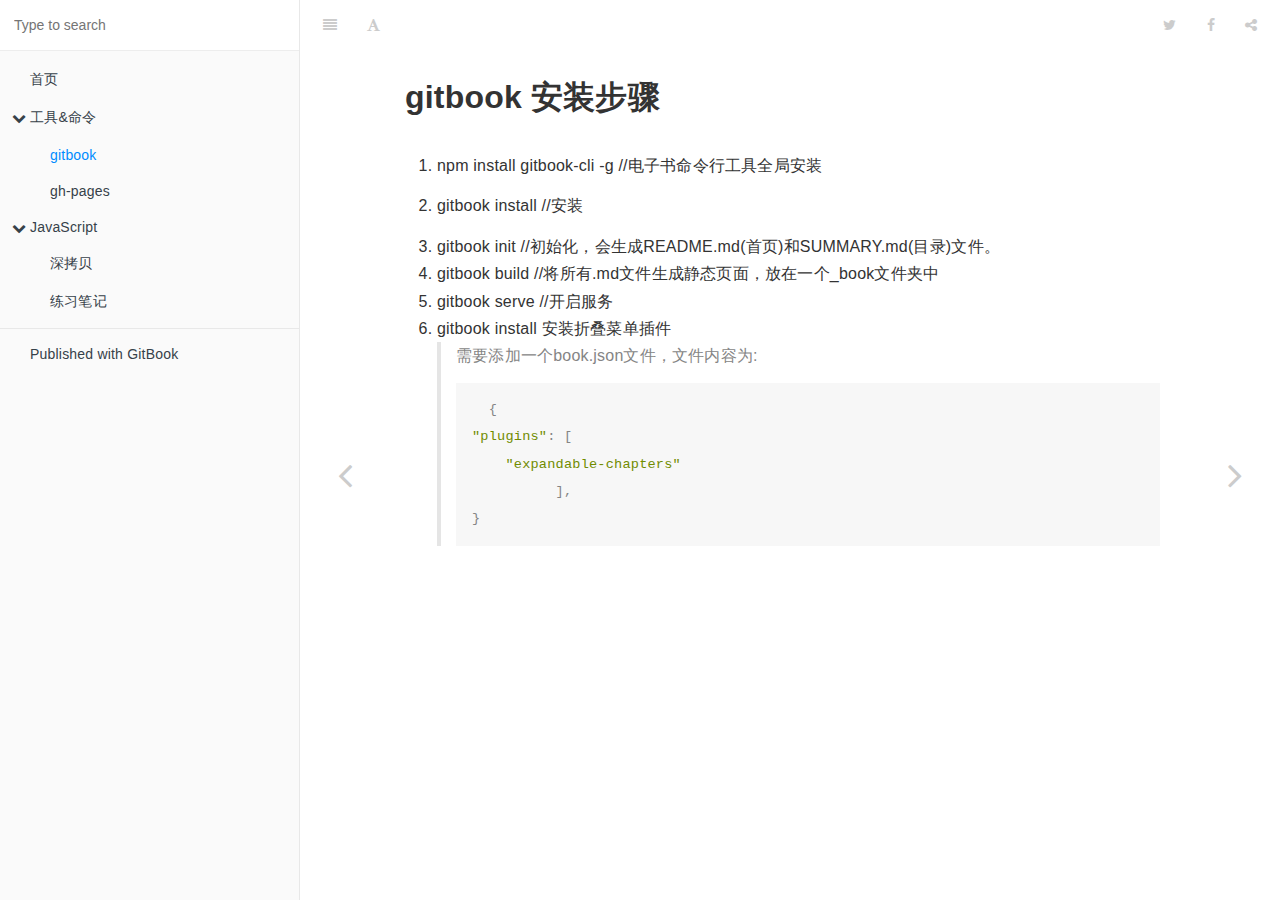
<file: gitbook2/_book/content/tool/page01.html>
<!DOCTYPE HTML>
<html lang="" >
    <head>
        <meta charset="UTF-8">
        <meta content="text/html; charset=utf-8" http-equiv="Content-Type">
        <title>gitbook · GitBook</title>
        <meta http-equiv="X-UA-Compatible" content="IE=edge" />
        <meta name="description" content="">
        <meta name="generator" content="GitBook 3.2.3">
        
        
        
    
    <link rel="stylesheet" href="../../gitbook/style.css">

    
            
                
                <link rel="stylesheet" href="../../gitbook/gitbook-plugin-expandable-chapters/expandable-chapters.css">
                
            
                
                <link rel="stylesheet" href="../../gitbook/gitbook-plugin-highlight/website.css">
                
            
                
                <link rel="stylesheet" href="../../gitbook/gitbook-plugin-search/search.css">
                
            
                
                <link rel="stylesheet" href="../../gitbook/gitbook-plugin-fontsettings/website.css">
                
            
        

    

    
        
        <link rel="stylesheet" href="../../css/public.css">
        
    

        
    
    
    <meta name="HandheldFriendly" content="true"/>
    <meta name="viewport" content="width=device-width, initial-scale=1, user-scalable=no">
    <meta name="apple-mobile-web-app-capable" content="yes">
    <meta name="apple-mobile-web-app-status-bar-style" content="black">
    <link rel="apple-touch-icon-precomposed" sizes="152x152" href="../../gitbook/images/apple-touch-icon-precomposed-152.png">
    <link rel="shortcut icon" href="../../gitbook/images/favicon.ico" type="image/x-icon">

    
    <link rel="next" href="page02.html" />
    
    
    <link rel="prev" href="tool_readme.html" />
    

    </head>
    <body>
        
<div class="book">
    <div class="book-summary">
        
            
<div id="book-search-input" role="search">
    <input type="text" placeholder="Type to search" />
</div>

            
                <nav role="navigation">
                


<ul class="summary">
    
    

    

    
        
        
    
        <li class="chapter " data-level="1.1" data-path="../../">
            
                <a href="../../">
            
                    
                    首页
            
                </a>
            

            
        </li>
    
        <li class="chapter " data-level="1.2" data-path="tool_readme.html">
            
                <a href="tool_readme.html">
            
                    
                    工具&命令
            
                </a>
            

            
            <ul class="articles">
                
    
        <li class="chapter active" data-level="1.2.1" data-path="page01.html">
            
                <a href="page01.html">
            
                    
                    gitbook
            
                </a>
            

            
        </li>
    
        <li class="chapter " data-level="1.2.2" data-path="page02.html">
            
                <a href="page02.html">
            
                    
                    gh-pages
            
                </a>
            

            
        </li>
    

            </ul>
            
        </li>
    
        <li class="chapter " data-level="1.3" data-path="../JavaScript/js_readme.html">
            
                <a href="../JavaScript/js_readme.html">
            
                    
                    JavaScript
            
                </a>
            

            
            <ul class="articles">
                
    
        <li class="chapter " data-level="1.3.1" data-path="../JavaScript/page01.html">
            
                <a href="../JavaScript/page01.html">
            
                    
                    深拷贝
            
                </a>
            

            
        </li>
    
        <li class="chapter " data-level="1.3.2" data-path="../JavaScript/笔记.html">
            
                <a href="../JavaScript/笔记.html">
            
                    
                    练习笔记
            
                </a>
            

            
        </li>
    

            </ul>
            
        </li>
    

    

    <li class="divider"></li>

    <li>
        <a href="https://www.gitbook.com" target="blank" class="gitbook-link">
            Published with GitBook
        </a>
    </li>
</ul>


                </nav>
            
        
    </div>

    <div class="book-body">
        
            <div class="body-inner">
                
                    

<div class="book-header" role="navigation">
    

    <!-- Title -->
    <h1>
        <i class="fa fa-circle-o-notch fa-spin"></i>
        <a href="../.." >gitbook</a>
    </h1>
</div>




                    <div class="page-wrapper" tabindex="-1" role="main">
                        <div class="page-inner">
                            
<div id="book-search-results">
    <div class="search-noresults">
    
                                <section class="normal markdown-section">
                                
                                <h1 id="gitbook-&#x5B89;&#x88C5;&#x6B65;&#x9AA4;">gitbook &#x5B89;&#x88C5;&#x6B65;&#x9AA4;</h1>
<ol>
<li><p>npm install gitbook-cli -g   //&#x7535;&#x5B50;&#x4E66;&#x547D;&#x4EE4;&#x884C;&#x5DE5;&#x5177;&#x5168;&#x5C40;&#x5B89;&#x88C5;</p>
</li>
<li><p>gitbook install  //&#x5B89;&#x88C5;</p>
</li>
<li>gitbook init     //&#x521D;&#x59CB;&#x5316;&#xFF0C;&#x4F1A;&#x751F;&#x6210;README.md(&#x9996;&#x9875;)&#x548C;SUMMARY.md(&#x76EE;&#x5F55;)&#x6587;&#x4EF6;&#x3002;</li>
<li>gitbook build  //&#x5C06;&#x6240;&#x6709;.md&#x6587;&#x4EF6;&#x751F;&#x6210;&#x9759;&#x6001;&#x9875;&#x9762;&#xFF0C;&#x653E;&#x5728;&#x4E00;&#x4E2A;_book&#x6587;&#x4EF6;&#x5939;&#x4E2D;</li>
<li>gitbook serve  //&#x5F00;&#x542F;&#x670D;&#x52A1;</li>
<li>gitbook install &#x5B89;&#x88C5;&#x6298;&#x53E0;&#x83DC;&#x5355;&#x63D2;&#x4EF6;<blockquote>
<p>&#x9700;&#x8981;&#x6DFB;&#x52A0;&#x4E00;&#x4E2A;book.json&#x6587;&#x4EF6;&#xFF0C;&#x6587;&#x4EF6;&#x5185;&#x5BB9;&#x4E3A;:</p>
<pre><code class="lang-javascript">  {
<span class="hljs-string">&quot;plugins&quot;</span>: [
    <span class="hljs-string">&quot;expandable-chapters&quot;</span>
          ],
}
</code></pre>
</blockquote>
</li>
</ol>

                                
                                </section>
                            
    </div>
    <div class="search-results">
        <div class="has-results">
            
            <h1 class="search-results-title"><span class='search-results-count'></span> results matching "<span class='search-query'></span>"</h1>
            <ul class="search-results-list"></ul>
            
        </div>
        <div class="no-results">
            
            <h1 class="search-results-title">No results matching "<span class='search-query'></span>"</h1>
            
        </div>
    </div>
</div>

                        </div>
                    </div>
                
            </div>

            
                
                <a href="tool_readme.html" class="navigation navigation-prev " aria-label="Previous page: 工具&命令">
                    <i class="fa fa-angle-left"></i>
                </a>
                
                
                <a href="page02.html" class="navigation navigation-next " aria-label="Next page: gh-pages">
                    <i class="fa fa-angle-right"></i>
                </a>
                
            
        
    </div>

    <script>
        var gitbook = gitbook || [];
        gitbook.push(function() {
            gitbook.page.hasChanged({"page":{"title":"gitbook","level":"1.2.1","depth":2,"next":{"title":"gh-pages","level":"1.2.2","depth":2,"path":"content/tool/page02.md","ref":"content/tool/page02.md","articles":[]},"previous":{"title":"工具&命令","level":"1.2","depth":1,"path":"content/tool/tool_readme.md","ref":"content/tool/tool_readme.md","articles":[{"title":"gitbook","level":"1.2.1","depth":2,"path":"content/tool/page01.md","ref":"content/tool/page01.md","articles":[]},{"title":"gh-pages","level":"1.2.2","depth":2,"path":"content/tool/page02.md","ref":"content/tool/page02.md","articles":[]}]},"dir":"ltr"},"config":{"gitbook":"*","theme":"default","variables":{},"plugins":["expandable-chapters","livereload"],"pluginsConfig":{"expandable-chapters":{},"livereload":{},"highlight":{},"search":{},"lunr":{"maxIndexSize":1000000,"ignoreSpecialCharacters":false},"sharing":{"facebook":true,"twitter":true,"google":false,"weibo":false,"instapaper":false,"vk":false,"all":["facebook","google","twitter","weibo","instapaper"]},"fontsettings":{"theme":"white","family":"sans","size":2},"theme-default":{"styles":{"website":"styles/website.css","pdf":"styles/pdf.css","epub":"styles/epub.css","mobi":"styles/mobi.css","ebook":"styles/ebook.css","print":"styles/print.css"},"showLevel":false}},"structure":{"langs":"LANGS.md","readme":"README.md","glossary":"GLOSSARY.md","summary":"SUMMARY.md"},"pdf":{"pageNumbers":true,"fontSize":12,"fontFamily":"Arial","paperSize":"a4","chapterMark":"pagebreak","pageBreaksBefore":"/","margin":{"right":62,"left":62,"top":56,"bottom":56}},"styles":{"website":"css/public.css"}},"file":{"path":"content/tool/page01.md","mtime":"2019-11-29T13:01:00.008Z","type":"markdown"},"gitbook":{"version":"3.2.3","time":"2019-11-29T13:07:39.234Z"},"basePath":"../..","book":{"language":""}});
        });
    </script>
</div>

        
    <script src="../../gitbook/gitbook.js"></script>
    <script src="../../gitbook/theme.js"></script>
    
        
        <script src="../../gitbook/gitbook-plugin-expandable-chapters/expandable-chapters.js"></script>
        
    
        
        <script src="../../gitbook/gitbook-plugin-livereload/plugin.js"></script>
        
    
        
        <script src="../../gitbook/gitbook-plugin-search/search-engine.js"></script>
        
    
        
        <script src="../../gitbook/gitbook-plugin-search/search.js"></script>
        
    
        
        <script src="../../gitbook/gitbook-plugin-lunr/lunr.min.js"></script>
        
    
        
        <script src="../../gitbook/gitbook-plugin-lunr/search-lunr.js"></script>
        
    
        
        <script src="../../gitbook/gitbook-plugin-sharing/buttons.js"></script>
        
    
        
        <script src="../../gitbook/gitbook-plugin-fontsettings/fontsettings.js"></script>
        
    

    </body>
</html>
</file>
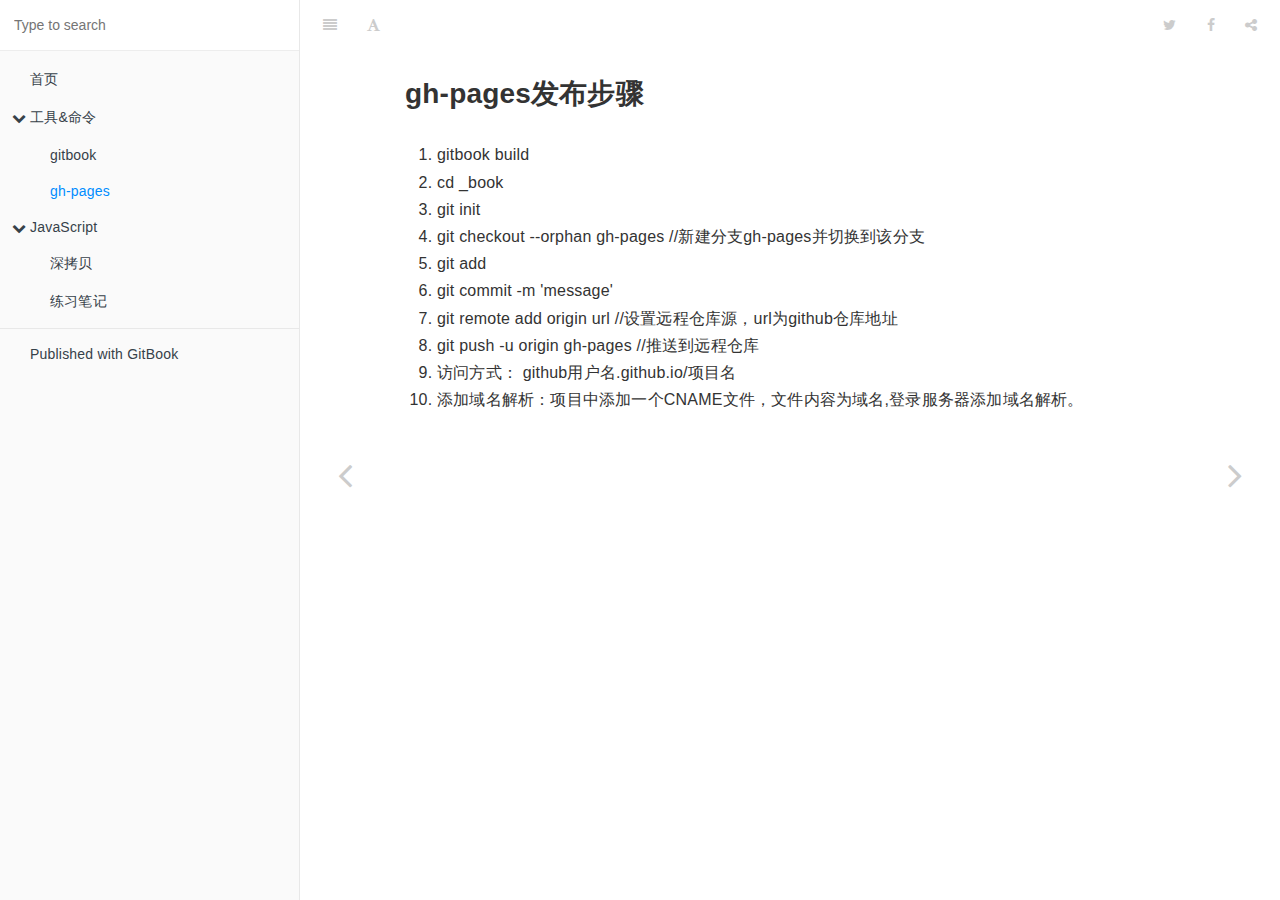
<file: gitbook2/_book/content/tool/page02.html>
<!DOCTYPE HTML>
<html lang="" >
    <head>
        <meta charset="UTF-8">
        <meta content="text/html; charset=utf-8" http-equiv="Content-Type">
        <title>gh-pages · GitBook</title>
        <meta http-equiv="X-UA-Compatible" content="IE=edge" />
        <meta name="description" content="">
        <meta name="generator" content="GitBook 3.2.3">
        
        
        
    
    <link rel="stylesheet" href="../../gitbook/style.css">

    
            
                
                <link rel="stylesheet" href="../../gitbook/gitbook-plugin-expandable-chapters/expandable-chapters.css">
                
            
                
                <link rel="stylesheet" href="../../gitbook/gitbook-plugin-highlight/website.css">
                
            
                
                <link rel="stylesheet" href="../../gitbook/gitbook-plugin-search/search.css">
                
            
                
                <link rel="stylesheet" href="../../gitbook/gitbook-plugin-fontsettings/website.css">
                
            
        

    

    
        
        <link rel="stylesheet" href="../../css/public.css">
        
    

        
    
    
    <meta name="HandheldFriendly" content="true"/>
    <meta name="viewport" content="width=device-width, initial-scale=1, user-scalable=no">
    <meta name="apple-mobile-web-app-capable" content="yes">
    <meta name="apple-mobile-web-app-status-bar-style" content="black">
    <link rel="apple-touch-icon-precomposed" sizes="152x152" href="../../gitbook/images/apple-touch-icon-precomposed-152.png">
    <link rel="shortcut icon" href="../../gitbook/images/favicon.ico" type="image/x-icon">

    
    <link rel="next" href="../JavaScript/js_readme.html" />
    
    
    <link rel="prev" href="page01.html" />
    

    </head>
    <body>
        
<div class="book">
    <div class="book-summary">
        
            
<div id="book-search-input" role="search">
    <input type="text" placeholder="Type to search" />
</div>

            
                <nav role="navigation">
                


<ul class="summary">
    
    

    

    
        
        
    
        <li class="chapter " data-level="1.1" data-path="../../">
            
                <a href="../../">
            
                    
                    首页
            
                </a>
            

            
        </li>
    
        <li class="chapter " data-level="1.2" data-path="tool_readme.html">
            
                <a href="tool_readme.html">
            
                    
                    工具&命令
            
                </a>
            

            
            <ul class="articles">
                
    
        <li class="chapter " data-level="1.2.1" data-path="page01.html">
            
                <a href="page01.html">
            
                    
                    gitbook
            
                </a>
            

            
        </li>
    
        <li class="chapter active" data-level="1.2.2" data-path="page02.html">
            
                <a href="page02.html">
            
                    
                    gh-pages
            
                </a>
            

            
        </li>
    

            </ul>
            
        </li>
    
        <li class="chapter " data-level="1.3" data-path="../JavaScript/js_readme.html">
            
                <a href="../JavaScript/js_readme.html">
            
                    
                    JavaScript
            
                </a>
            

            
            <ul class="articles">
                
    
        <li class="chapter " data-level="1.3.1" data-path="../JavaScript/page01.html">
            
                <a href="../JavaScript/page01.html">
            
                    
                    深拷贝
            
                </a>
            

            
        </li>
    
        <li class="chapter " data-level="1.3.2" data-path="../JavaScript/笔记.html">
            
                <a href="../JavaScript/笔记.html">
            
                    
                    练习笔记
            
                </a>
            

            
        </li>
    

            </ul>
            
        </li>
    

    

    <li class="divider"></li>

    <li>
        <a href="https://www.gitbook.com" target="blank" class="gitbook-link">
            Published with GitBook
        </a>
    </li>
</ul>


                </nav>
            
        
    </div>

    <div class="book-body">
        
            <div class="body-inner">
                
                    

<div class="book-header" role="navigation">
    

    <!-- Title -->
    <h1>
        <i class="fa fa-circle-o-notch fa-spin"></i>
        <a href="../.." >gh-pages</a>
    </h1>
</div>




                    <div class="page-wrapper" tabindex="-1" role="main">
                        <div class="page-inner">
                            
<div id="book-search-results">
    <div class="search-noresults">
    
                                <section class="normal markdown-section">
                                
                                <h2 id="gh-pages&#x53D1;&#x5E03;&#x6B65;&#x9AA4;">gh-pages&#x53D1;&#x5E03;&#x6B65;&#x9AA4;</h2>
<ol>
<li>gitbook build </li>
<li>cd _book</li>
<li>git init </li>
<li>git checkout --orphan gh-pages //&#x65B0;&#x5EFA;&#x5206;&#x652F;gh-pages&#x5E76;&#x5207;&#x6362;&#x5230;&#x8BE5;&#x5206;&#x652F;</li>
<li>git add</li>
<li>git commit -m &apos;message&apos;</li>
<li>git remote add origin url //&#x8BBE;&#x7F6E;&#x8FDC;&#x7A0B;&#x4ED3;&#x5E93;&#x6E90;&#xFF0C;url&#x4E3A;github&#x4ED3;&#x5E93;&#x5730;&#x5740;</li>
<li>git push -u origin gh-pages  //&#x63A8;&#x9001;&#x5230;&#x8FDC;&#x7A0B;&#x4ED3;&#x5E93;</li>
<li>&#x8BBF;&#x95EE;&#x65B9;&#x5F0F;&#xFF1A; github&#x7528;&#x6237;&#x540D;.github.io/&#x9879;&#x76EE;&#x540D;</li>
<li>&#x6DFB;&#x52A0;&#x57DF;&#x540D;&#x89E3;&#x6790;&#xFF1A;&#x9879;&#x76EE;&#x4E2D;&#x6DFB;&#x52A0;&#x4E00;&#x4E2A;CNAME&#x6587;&#x4EF6;&#xFF0C;&#x6587;&#x4EF6;&#x5185;&#x5BB9;&#x4E3A;&#x57DF;&#x540D;,&#x767B;&#x5F55;&#x670D;&#x52A1;&#x5668;&#x6DFB;&#x52A0;&#x57DF;&#x540D;&#x89E3;&#x6790;&#x3002;</li>
</ol>

                                
                                </section>
                            
    </div>
    <div class="search-results">
        <div class="has-results">
            
            <h1 class="search-results-title"><span class='search-results-count'></span> results matching "<span class='search-query'></span>"</h1>
            <ul class="search-results-list"></ul>
            
        </div>
        <div class="no-results">
            
            <h1 class="search-results-title">No results matching "<span class='search-query'></span>"</h1>
            
        </div>
    </div>
</div>

                        </div>
                    </div>
                
            </div>

            
                
                <a href="page01.html" class="navigation navigation-prev " aria-label="Previous page: gitbook">
                    <i class="fa fa-angle-left"></i>
                </a>
                
                
                <a href="../JavaScript/js_readme.html" class="navigation navigation-next " aria-label="Next page: JavaScript">
                    <i class="fa fa-angle-right"></i>
                </a>
                
            
        
    </div>

    <script>
        var gitbook = gitbook || [];
        gitbook.push(function() {
            gitbook.page.hasChanged({"page":{"title":"gh-pages","level":"1.2.2","depth":2,"next":{"title":"JavaScript","level":"1.3","depth":1,"path":"content/JavaScript/js_readme.md","ref":"content/JavaScript/js_readme.md","articles":[{"title":"深拷贝","level":"1.3.1","depth":2,"path":"content/JavaScript/page01.md","ref":"content/JavaScript/page01.md","articles":[]},{"title":"练习笔记","level":"1.3.2","depth":2,"path":"content/JavaScript/笔记.md","ref":"content/JavaScript/笔记.md","articles":[]}]},"previous":{"title":"gitbook","level":"1.2.1","depth":2,"path":"content/tool/page01.md","ref":"content/tool/page01.md","articles":[]},"dir":"ltr"},"config":{"gitbook":"*","theme":"default","variables":{},"plugins":["expandable-chapters","livereload"],"pluginsConfig":{"expandable-chapters":{},"livereload":{},"highlight":{},"search":{},"lunr":{"maxIndexSize":1000000,"ignoreSpecialCharacters":false},"sharing":{"facebook":true,"twitter":true,"google":false,"weibo":false,"instapaper":false,"vk":false,"all":["facebook","google","twitter","weibo","instapaper"]},"fontsettings":{"theme":"white","family":"sans","size":2},"theme-default":{"styles":{"website":"styles/website.css","pdf":"styles/pdf.css","epub":"styles/epub.css","mobi":"styles/mobi.css","ebook":"styles/ebook.css","print":"styles/print.css"},"showLevel":false}},"structure":{"langs":"LANGS.md","readme":"README.md","glossary":"GLOSSARY.md","summary":"SUMMARY.md"},"pdf":{"pageNumbers":true,"fontSize":12,"fontFamily":"Arial","paperSize":"a4","chapterMark":"pagebreak","pageBreaksBefore":"/","margin":{"right":62,"left":62,"top":56,"bottom":56}},"styles":{"website":"css/public.css"}},"file":{"path":"content/tool/page02.md","mtime":"2019-11-29T13:01:00.014Z","type":"markdown"},"gitbook":{"version":"3.2.3","time":"2019-11-29T13:07:39.234Z"},"basePath":"../..","book":{"language":""}});
        });
    </script>
</div>

        
    <script src="../../gitbook/gitbook.js"></script>
    <script src="../../gitbook/theme.js"></script>
    
        
        <script src="../../gitbook/gitbook-plugin-expandable-chapters/expandable-chapters.js"></script>
        
    
        
        <script src="../../gitbook/gitbook-plugin-livereload/plugin.js"></script>
        
    
        
        <script src="../../gitbook/gitbook-plugin-search/search-engine.js"></script>
        
    
        
        <script src="../../gitbook/gitbook-plugin-search/search.js"></script>
        
    
        
        <script src="../../gitbook/gitbook-plugin-lunr/lunr.min.js"></script>
        
    
        
        <script src="../../gitbook/gitbook-plugin-lunr/search-lunr.js"></script>
        
    
        
        <script src="../../gitbook/gitbook-plugin-sharing/buttons.js"></script>
        
    
        
        <script src="../../gitbook/gitbook-plugin-fontsettings/fontsettings.js"></script>
        
    

    </body>
</html>
</file>
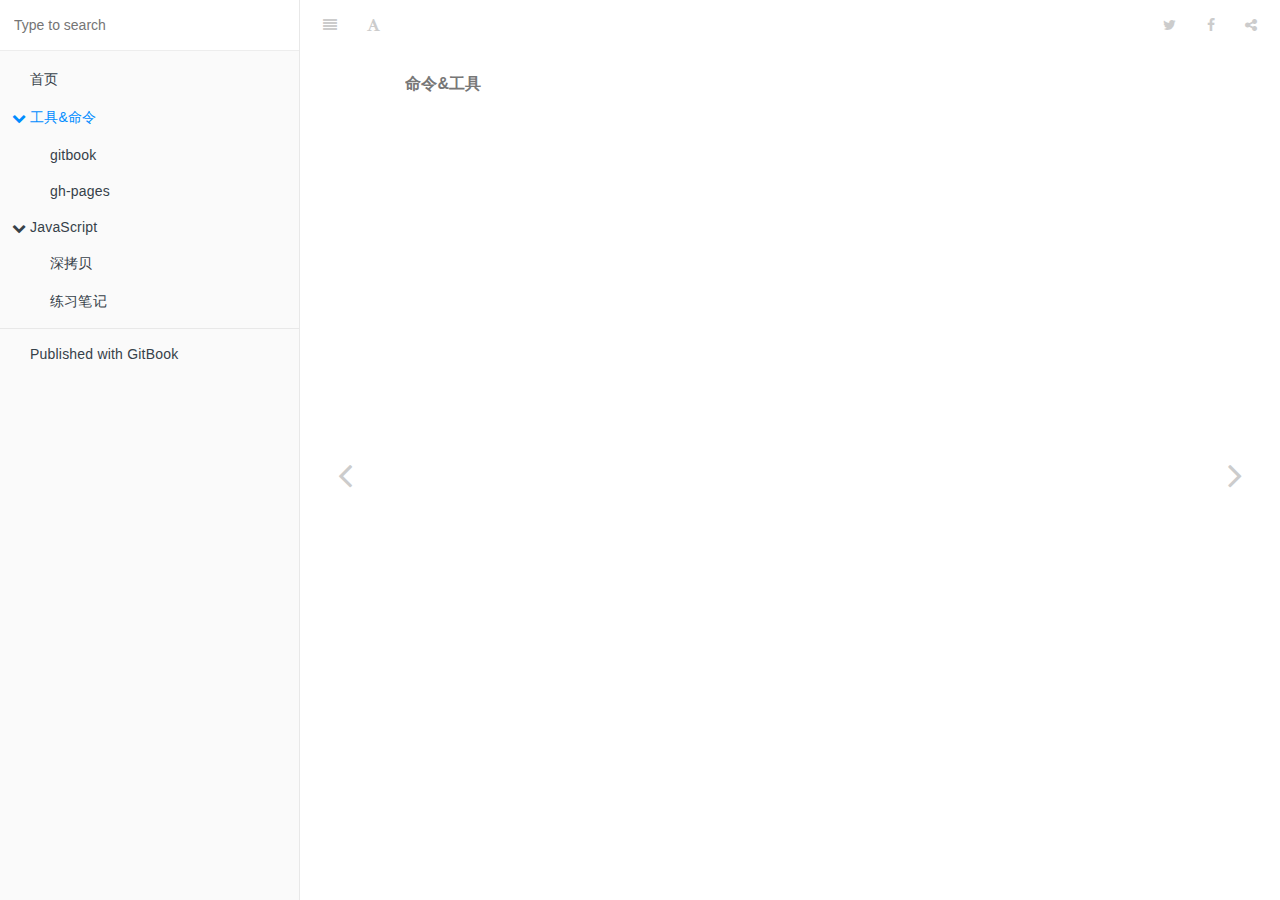
<file: gitbook2/_book/content/tool/tool_readme.html>
<!DOCTYPE HTML>
<html lang="" >
    <head>
        <meta charset="UTF-8">
        <meta content="text/html; charset=utf-8" http-equiv="Content-Type">
        <title>工具&命令 · GitBook</title>
        <meta http-equiv="X-UA-Compatible" content="IE=edge" />
        <meta name="description" content="">
        <meta name="generator" content="GitBook 3.2.3">
        
        
        
    
    <link rel="stylesheet" href="../../gitbook/style.css">

    
            
                
                <link rel="stylesheet" href="../../gitbook/gitbook-plugin-expandable-chapters/expandable-chapters.css">
                
            
                
                <link rel="stylesheet" href="../../gitbook/gitbook-plugin-highlight/website.css">
                
            
                
                <link rel="stylesheet" href="../../gitbook/gitbook-plugin-search/search.css">
                
            
                
                <link rel="stylesheet" href="../../gitbook/gitbook-plugin-fontsettings/website.css">
                
            
        

    

    
        
        <link rel="stylesheet" href="../../css/public.css">
        
    

        
    
    
    <meta name="HandheldFriendly" content="true"/>
    <meta name="viewport" content="width=device-width, initial-scale=1, user-scalable=no">
    <meta name="apple-mobile-web-app-capable" content="yes">
    <meta name="apple-mobile-web-app-status-bar-style" content="black">
    <link rel="apple-touch-icon-precomposed" sizes="152x152" href="../../gitbook/images/apple-touch-icon-precomposed-152.png">
    <link rel="shortcut icon" href="../../gitbook/images/favicon.ico" type="image/x-icon">

    
    <link rel="next" href="page01.html" />
    
    
    <link rel="prev" href="../../" />
    

    </head>
    <body>
        
<div class="book">
    <div class="book-summary">
        
            
<div id="book-search-input" role="search">
    <input type="text" placeholder="Type to search" />
</div>

            
                <nav role="navigation">
                


<ul class="summary">
    
    

    

    
        
        
    
        <li class="chapter " data-level="1.1" data-path="../../">
            
                <a href="../../">
            
                    
                    首页
            
                </a>
            

            
        </li>
    
        <li class="chapter active" data-level="1.2" data-path="tool_readme.html">
            
                <a href="tool_readme.html">
            
                    
                    工具&命令
            
                </a>
            

            
            <ul class="articles">
                
    
        <li class="chapter " data-level="1.2.1" data-path="page01.html">
            
                <a href="page01.html">
            
                    
                    gitbook
            
                </a>
            

            
        </li>
    
        <li class="chapter " data-level="1.2.2" data-path="page02.html">
            
                <a href="page02.html">
            
                    
                    gh-pages
            
                </a>
            

            
        </li>
    

            </ul>
            
        </li>
    
        <li class="chapter " data-level="1.3" data-path="../JavaScript/js_readme.html">
            
                <a href="../JavaScript/js_readme.html">
            
                    
                    JavaScript
            
                </a>
            

            
            <ul class="articles">
                
    
        <li class="chapter " data-level="1.3.1" data-path="../JavaScript/page01.html">
            
                <a href="../JavaScript/page01.html">
            
                    
                    深拷贝
            
                </a>
            

            
        </li>
    
        <li class="chapter " data-level="1.3.2" data-path="../JavaScript/笔记.html">
            
                <a href="../JavaScript/笔记.html">
            
                    
                    练习笔记
            
                </a>
            

            
        </li>
    

            </ul>
            
        </li>
    

    

    <li class="divider"></li>

    <li>
        <a href="https://www.gitbook.com" target="blank" class="gitbook-link">
            Published with GitBook
        </a>
    </li>
</ul>


                </nav>
            
        
    </div>

    <div class="book-body">
        
            <div class="body-inner">
                
                    

<div class="book-header" role="navigation">
    

    <!-- Title -->
    <h1>
        <i class="fa fa-circle-o-notch fa-spin"></i>
        <a href="../.." >工具&命令</a>
    </h1>
</div>




                    <div class="page-wrapper" tabindex="-1" role="main">
                        <div class="page-inner">
                            
<div id="book-search-results">
    <div class="search-noresults">
    
                                <section class="normal markdown-section">
                                
                                <h6 id="&#x547D;&#x4EE4;&#x5DE5;&#x5177;">&#x547D;&#x4EE4;&amp;&#x5DE5;&#x5177;</h6>

                                
                                </section>
                            
    </div>
    <div class="search-results">
        <div class="has-results">
            
            <h1 class="search-results-title"><span class='search-results-count'></span> results matching "<span class='search-query'></span>"</h1>
            <ul class="search-results-list"></ul>
            
        </div>
        <div class="no-results">
            
            <h1 class="search-results-title">No results matching "<span class='search-query'></span>"</h1>
            
        </div>
    </div>
</div>

                        </div>
                    </div>
                
            </div>

            
                
                <a href="../../" class="navigation navigation-prev " aria-label="Previous page: 首页">
                    <i class="fa fa-angle-left"></i>
                </a>
                
                
                <a href="page01.html" class="navigation navigation-next " aria-label="Next page: gitbook">
                    <i class="fa fa-angle-right"></i>
                </a>
                
            
        
    </div>

    <script>
        var gitbook = gitbook || [];
        gitbook.push(function() {
            gitbook.page.hasChanged({"page":{"title":"工具&命令","level":"1.2","depth":1,"next":{"title":"gitbook","level":"1.2.1","depth":2,"path":"content/tool/page01.md","ref":"content/tool/page01.md","articles":[]},"previous":{"title":"首页","level":"1.1","depth":1,"path":"README.md","ref":"README.md","articles":[]},"dir":"ltr"},"config":{"gitbook":"*","theme":"default","variables":{},"plugins":["expandable-chapters","livereload"],"pluginsConfig":{"expandable-chapters":{},"livereload":{},"highlight":{},"search":{},"lunr":{"maxIndexSize":1000000,"ignoreSpecialCharacters":false},"sharing":{"facebook":true,"twitter":true,"google":false,"weibo":false,"instapaper":false,"vk":false,"all":["facebook","google","twitter","weibo","instapaper"]},"fontsettings":{"theme":"white","family":"sans","size":2},"theme-default":{"styles":{"website":"styles/website.css","pdf":"styles/pdf.css","epub":"styles/epub.css","mobi":"styles/mobi.css","ebook":"styles/ebook.css","print":"styles/print.css"},"showLevel":false}},"structure":{"langs":"LANGS.md","readme":"README.md","glossary":"GLOSSARY.md","summary":"SUMMARY.md"},"pdf":{"pageNumbers":true,"fontSize":12,"fontFamily":"Arial","paperSize":"a4","chapterMark":"pagebreak","pageBreaksBefore":"/","margin":{"right":62,"left":62,"top":56,"bottom":56}},"styles":{"website":"css/public.css"}},"file":{"path":"content/tool/tool_readme.md","mtime":"2019-11-29T13:01:00.018Z","type":"markdown"},"gitbook":{"version":"3.2.3","time":"2019-11-29T13:07:39.234Z"},"basePath":"../..","book":{"language":""}});
        });
    </script>
</div>

        
    <script src="../../gitbook/gitbook.js"></script>
    <script src="../../gitbook/theme.js"></script>
    
        
        <script src="../../gitbook/gitbook-plugin-expandable-chapters/expandable-chapters.js"></script>
        
    
        
        <script src="../../gitbook/gitbook-plugin-livereload/plugin.js"></script>
        
    
        
        <script src="../../gitbook/gitbook-plugin-search/search-engine.js"></script>
        
    
        
        <script src="../../gitbook/gitbook-plugin-search/search.js"></script>
        
    
        
        <script src="../../gitbook/gitbook-plugin-lunr/lunr.min.js"></script>
        
    
        
        <script src="../../gitbook/gitbook-plugin-lunr/search-lunr.js"></script>
        
    
        
        <script src="../../gitbook/gitbook-plugin-sharing/buttons.js"></script>
        
    
        
        <script src="../../gitbook/gitbook-plugin-fontsettings/fontsettings.js"></script>
        
    

    </body>
</html>
</file>
<file: gitbook/gitbook-plugin-expandable-chapters/expandable-chapters.css>
.book .book-summary .chapter > .articles {
	overflow: hidden;
	max-height: 0px;
}

.book .book-summary .chapter.expanded > .articles {
	max-height: 9999px;
}

.book .book-summary .exc-trigger {
	position: absolute;
  	left: 12px;
  	top: 12px;
}

.book .book-summary ul.summary li a,
.book .book-summary ul.summary li span {
	padding-left: 30px;
	cursor: pointer;
}

.book .book-summary .exc-trigger:before {
  	content: "\f054";
}

.book .book-summary .expanded > a .exc-trigger:before,
.book .book-summary .expanded > span .exc-trigger:before {
	content: "\f078";
}
</file>
<file: gitbook/gitbook-plugin-highlight/website.css>
.book .book-body .page-wrapper .page-inner section.normal pre,
.book .book-body .page-wrapper .page-inner section.normal code {
  /* http://jmblog.github.com/color-themes-for-google-code-highlightjs */
  /* Tomorrow Comment */
  /* Tomorrow Red */
  /* Tomorrow Orange */
  /* Tomorrow Yellow */
  /* Tomorrow Green */
  /* Tomorrow Aqua */
  /* Tomorrow Blue */
  /* Tomorrow Purple */
}
.book .book-body .page-wrapper .page-inner section.normal pre .hljs-comment,
.book .book-body .page-wrapper .page-inner section.normal code .hljs-comment,
.book .book-body .page-wrapper .page-inner section.normal pre .hljs-title,
.book .book-body .page-wrapper .page-inner section.normal code .hljs-title {
  color: #8e908c;
}
.book .book-body .page-wrapper .page-inner section.normal pre .hljs-variable,
.book .book-body .page-wrapper .page-inner section.normal code .hljs-variable,
.book .book-body .page-wrapper .page-inner section.normal pre .hljs-attribute,
.book .book-body .page-wrapper .page-inner section.normal code .hljs-attribute,
.book .book-body .page-wrapper .page-inner section.normal pre .hljs-tag,
.book .book-body .page-wrapper .page-inner section.normal code .hljs-tag,
.book .book-body .page-wrapper .page-inner section.normal pre .hljs-regexp,
.book .book-body .page-wrapper .page-inner section.normal code .hljs-regexp,
.book .book-body .page-wrapper .page-inner section.normal pre .hljs-deletion,
.book .book-body .page-wrapper .page-inner section.normal code .hljs-deletion,
.book .book-body .page-wrapper .page-inner section.normal pre .ruby .hljs-constant,
.book .book-body .page-wrapper .page-inner section.normal code .ruby .hljs-constant,
.book .book-body .page-wrapper .page-inner section.normal pre .xml .hljs-tag .hljs-title,
.book .book-body .page-wrapper .page-inner section.normal code .xml .hljs-tag .hljs-title,
.book .book-body .page-wrapper .page-inner section.normal pre .xml .hljs-pi,
.book .book-body .page-wrapper .page-inner section.normal code .xml .hljs-pi,
.book .book-body .page-wrapper .page-inner section.normal pre .xml .hljs-doctype,
.book .book-body .page-wrapper .page-inner section.normal code .xml .hljs-doctype,
.book .book-body .page-wrapper .page-inner section.normal pre .html .hljs-doctype,
.book .book-body .page-wrapper .page-inner section.normal code .html .hljs-doctype,
.book .book-body .page-wrapper .page-inner section.normal pre .css .hljs-id,
.book .book-body .page-wrapper .page-inner section.normal code .css .hljs-id,
.book .book-body .page-wrapper .page-inner section.normal pre .css .hljs-class,
.book .book-body .page-wrapper .page-inner section.normal code .css .hljs-class,
.book .book-body .page-wrapper .page-inner section.normal pre .css .hljs-pseudo,
.book .book-body .page-wrapper .page-inner section.normal code .css .hljs-pseudo {
  color: #c82829;
}
.book .book-body .page-wrapper .page-inner section.normal pre .hljs-number,
.book .book-body .page-wrapper .page-inner section.normal code .hljs-number,
.book .book-body .page-wrapper .page-inner section.normal pre .hljs-preprocessor,
.book .book-body .page-wrapper .page-inner section.normal code .hljs-preprocessor,
.book .book-body .page-wrapper .page-inner section.normal pre .hljs-pragma,
.book .book-body .page-wrapper .page-inner section.normal code .hljs-pragma,
.book .book-body .page-wrapper .page-inner section.normal pre .hljs-built_in,
.book .book-body .page-wrapper .page-inner section.normal code .hljs-built_in,
.book .book-body .page-wrapper .page-inner section.normal pre .hljs-literal,
.book .book-body .page-wrapper .page-inner section.normal code .hljs-literal,
.book .book-body .page-wrapper .page-inner section.normal pre .hljs-params,
.book .book-body .page-wrapper .page-inner section.normal code .hljs-params,
.book .book-body .page-wrapper .page-inner section.normal pre .hljs-constant,
.book .book-body .page-wrapper .page-inner section.normal code .hljs-constant {
  color: #f5871f;
}
.book .book-body .page-wrapper .page-inner section.normal pre .ruby .hljs-class .hljs-title,
.book .book-body .page-wrapper .page-inner section.normal code .ruby .hljs-class .hljs-title,
.book .book-body .page-wrapper .page-inner section.normal pre .css .hljs-rules .hljs-attribute,
.book .book-body .page-wrapper .page-inner section.normal code .css .hljs-rules .hljs-attribute {
  color: #eab700;
}
.book .book-body .page-wrapper .page-inner section.normal pre .hljs-string,
.book .book-body .page-wrapper .page-inner section.normal code .hljs-string,
.book .book-body .page-wrapper .page-inner section.normal pre .hljs-value,
.book .book-body .page-wrapper .page-inner section.normal code .hljs-value,
.book .book-body .page-wrapper .page-inner section.normal pre .hljs-inheritance,
.book .book-body .page-wrapper .page-inner section.normal code .hljs-inheritance,
.book .book-body .page-wrapper .page-inner section.normal pre .hljs-header,
.book .book-body .page-wrapper .page-inner section.normal code .hljs-header,
.book .book-body .page-wrapper .page-inner section.normal pre .hljs-addition,
.book .book-body .page-wrapper .page-inner section.normal code .hljs-addition,
.book .book-body .page-wrapper .page-inner section.normal pre .ruby .hljs-symbol,
.book .book-body .page-wrapper .page-inner section.normal code .ruby .hljs-symbol,
.book .book-body .page-wrapper .page-inner section.normal pre .xml .hljs-cdata,
.book .book-body .page-wrapper .page-inner section.normal code .xml .hljs-cdata {
  color: #718c00;
}
.book .book-body .page-wrapper .page-inner section.normal pre .css .hljs-hexcolor,
.book .book-body .page-wrapper .page-inner section.normal code .css .hljs-hexcolor {
  color: #3e999f;
}
.book .book-body .page-wrapper .page-inner section.normal pre .hljs-function,
.book .book-body .page-wrapper .page-inner section.normal code .hljs-function,
.book .book-body .page-wrapper .page-inner section.normal pre .python .hljs-decorator,
.book .book-body .page-wrapper .page-inner section.normal code .python .hljs-decorator,
.book .book-body .page-wrapper .page-inner section.normal pre .python .hljs-title,
.book .book-body .page-wrapper .page-inner section.normal code .python .hljs-title,
.book .book-body .page-wrapper .page-inner section.normal pre .ruby .hljs-function .hljs-title,
.book .book-body .page-wrapper .page-inner section.normal code .ruby .hljs-function .hljs-title,
.book .book-body .page-wrapper .page-inner section.normal pre .ruby .hljs-title .hljs-keyword,
.book .book-body .page-wrapper .page-inner section.normal code .ruby .hljs-title .hljs-keyword,
.book .book-body .page-wrapper .page-inner section.normal pre .perl .hljs-sub,
.book .book-body .page-wrapper .page-inner section.normal code .perl .hljs-sub,
.book .book-body .page-wrapper .page-inner section.normal pre .javascript .hljs-title,
.book .book-body .page-wrapper .page-inner section.normal code .javascript .hljs-title,
.book .book-body .page-wrapper .page-inner section.normal pre .coffeescript .hljs-title,
.book .book-body .page-wrapper .page-inner section.normal code .coffeescript .hljs-title {
  color: #4271ae;
}
.book .book-body .page-wrapper .page-inner section.normal pre .hljs-keyword,
.book .book-body .page-wrapper .page-inner section.normal code .hljs-keyword,
.book .book-body .page-wrapper .page-inner section.normal pre .javascript .hljs-function,
.book .book-body .page-wrapper .page-inner section.normal code .javascript .hljs-function {
  color: #8959a8;
}
.book .book-body .page-wrapper .page-inner section.normal pre .hljs,
.book .book-body .page-wrapper .page-inner section.normal code .hljs {
  display: block;
  background: white;
  color: #4d4d4c;
  padding: 0.5em;
}
.book .book-body .page-wrapper .page-inner section.normal pre .coffeescript .javascript,
.book .book-body .page-wrapper .page-inner section.normal code .coffeescript .javascript,
.book .book-body .page-wrapper .page-inner section.normal pre .javascript .xml,
.book .book-body .page-wrapper .page-inner section.normal code .javascript .xml,
.book .book-body .page-wrapper .page-inner section.normal pre .tex .hljs-formula,
.book .book-body .page-wrapper .page-inner section.normal code .tex .hljs-formula,
.book .book-body .page-wrapper .page-inner section.normal pre .xml .javascript,
.book .book-body .page-wrapper .page-inner section.normal code .xml .javascript,
.book .book-body .page-wrapper .page-inner section.normal pre .xml .vbscript,
.book .book-body .page-wrapper .page-inner section.normal code .xml .vbscript,
.book .book-body .page-wrapper .page-inner section.normal pre .xml .css,
.book .book-body .page-wrapper .page-inner section.normal code .xml .css,
.book .book-body .page-wrapper .page-inner section.normal pre .xml .hljs-cdata,
.book .book-body .page-wrapper .page-inner section.normal code .xml .hljs-cdata {
  opacity: 0.5;
}
.book.color-theme-1 .book-body .page-wrapper .page-inner section.normal pre,
.book.color-theme-1 .book-body .page-wrapper .page-inner section.normal code {
  /*

Orginal Style from ethanschoonover.com/solarized (c) Jeremy Hull <sourdrums@gmail.com>

*/
  /* Solarized Green */
  /* Solarized Cyan */
  /* Solarized Blue */
  /* Solarized Yellow */
  /* Solarized Orange */
  /* Solarized Red */
  /* Solarized Violet */
}
.book.color-theme-1 .book-body .page-wrapper .page-inner section.normal pre .hljs,
.book.color-theme-1 .book-body .page-wrapper .page-inner section.normal code .hljs {
  display: block;
  padding: 0.5em;
  background: #fdf6e3;
  color: #657b83;
}
.book.color-theme-1 .book-body .page-wrapper .page-inner section.normal pre .hljs-comment,
.book.color-theme-1 .book-body .page-wrapper .page-inner section.normal code .hljs-comment,
.book.color-theme-1 .book-body .page-wrapper .page-inner section.normal pre .hljs-template_comment,
.book.color-theme-1 .book-body .page-wrapper .page-inner section.normal code .hljs-template_comment,
.book.color-theme-1 .book-body .page-wrapper .page-inner section.normal pre .diff .hljs-header,
.book.color-theme-1 .book-body .page-wrapper .page-inner section.normal code .diff .hljs-header,
.book.color-theme-1 .book-body .page-wrapper .page-inner section.normal pre .hljs-doctype,
.book.color-theme-1 .book-body .page-wrapper .page-inner section.normal code .hljs-doctype,
.book.color-theme-1 .book-body .page-wrapper .page-inner section.normal pre .hljs-pi,
.book.color-theme-1 .book-body .page-wrapper .page-inner section.normal code .hljs-pi,
.book.color-theme-1 .book-body .page-wrapper .page-inner section.normal pre .lisp .hljs-string,
.book.color-theme-1 .book-body .page-wrapper .page-inner section.normal code .lisp .hljs-string,
.book.color-theme-1 .book-body .page-wrapper .page-inner section.normal pre .hljs-javadoc,
.book.color-theme-1 .book-body .page-wrapper .page-inner section.normal code .hljs-javadoc {
  color: #93a1a1;
}
.book.color-theme-1 .book-body .page-wrapper .page-inner section.normal pre .hljs-keyword,
.book.color-theme-1 .book-body .page-wrapper .page-inner section.normal code .hljs-keyword,
.book.color-theme-1 .book-body .page-wrapper .page-inner section.normal pre .hljs-winutils,
.book.color-theme-1 .book-body .page-wrapper .page-inner section.normal code .hljs-winutils,
.book.color-theme-1 .book-body .page-wrapper .page-inner section.normal pre .method,
.book.color-theme-1 .book-body .page-wrapper .page-inner section.normal code .method,
.book.color-theme-1 .book-body .page-wrapper .page-inner section.normal pre .hljs-addition,
.book.color-theme-1 .book-body .page-wrapper .page-inner section.normal code .hljs-addition,
.book.color-theme-1 .book-body .page-wrapper .page-inner section.normal pre .css .hljs-tag,
.book.color-theme-1 .book-body .page-wrapper .page-inner section.normal code .css .hljs-tag,
.book.color-theme-1 .book-body .page-wrapper .page-inner section.normal pre .hljs-request,
.book.color-theme-1 .book-body .page-wrapper .page-inner section.normal code .hljs-request,
.book.color-theme-1 .book-body .page-wrapper .page-inner section.normal pre .hljs-status,
.book.color-theme-1 .book-body .page-wrapper .page-inner section.normal code .hljs-status,
.book.color-theme-1 .book-body .page-wrapper .page-inner section.normal pre .nginx .hljs-title,
.book.color-theme-1 .book-body .page-wrapper .page-inner section.normal code .nginx .hljs-title {
  color: #859900;
}
.book.color-theme-1 .book-body .page-wrapper .page-inner section.normal pre .hljs-number,
.book.color-theme-1 .book-body .page-wrapper .page-inner section.normal code .hljs-number,
.book.color-theme-1 .book-body .page-wrapper .page-inner section.normal pre .hljs-command,
.book.color-theme-1 .book-body .page-wrapper .page-inner section.normal code .hljs-command,
.book.color-theme-1 .book-body .page-wrapper .page-inner section.normal pre .hljs-string,
.book.color-theme-1 .book-body .page-wrapper .page-inner section.normal code .hljs-string,
.book.color-theme-1 .book-body .page-wrapper .page-inner section.normal pre .hljs-tag .hljs-value,
.book.color-theme-1 .book-body .page-wrapper .page-inner section.normal code .hljs-tag .hljs-value,
.book.color-theme-1 .book-body .page-wrapper .page-inner section.normal pre .hljs-rules .hljs-value,
.book.color-theme-1 .book-body .page-wrapper .page-inner section.normal code .hljs-rules .hljs-value,
.book.color-theme-1 .book-body .page-wrapper .page-inner section.normal pre .hljs-phpdoc,
.book.color-theme-1 .book-body .page-wrapper .page-inner section.normal code .hljs-phpdoc,
.book.color-theme-1 .book-body .page-wrapper .page-inner section.normal pre .tex .hljs-formula,
.book.color-theme-1 .book-body .page-wrapper .page-inner section.normal code .tex .hljs-formula,
.book.color-theme-1 .book-body .page-wrapper .page-inner section.normal pre .hljs-regexp,
.book.color-theme-1 .book-body .page-wrapper .page-inner section.normal code .hljs-regexp,
.book.color-theme-1 .book-body .page-wrapper .page-inner section.normal pre .hljs-hexcolor,
.book.color-theme-1 .book-body .page-wrapper .page-inner section.normal code .hljs-hexcolor,
.book.color-theme-1 .book-body .page-wrapper .page-inner section.normal pre .hljs-link_url,
.book.color-theme-1 .book-body .page-wrapper .page-inner section.normal code .hljs-link_url {
  color: #2aa198;
}
.book.color-theme-1 .book-body .page-wrapper .page-inner section.normal pre .hljs-title,
.book.color-theme-1 .book-body .page-wrapper .page-inner section.normal code .hljs-title,
.book.color-theme-1 .book-body .page-wrapper .page-inner section.normal pre .hljs-localvars,
.book.color-theme-1 .book-body .page-wrapper .page-inner section.normal code .hljs-localvars,
.book.color-theme-1 .book-body .page-wrapper .page-inner section.normal pre .hljs-chunk,
.book.color-theme-1 .book-body .page-wrapper .page-inner section.normal code .hljs-chunk,
.book.color-theme-1 .book-body .page-wrapper .page-inner section.normal pre .hljs-decorator,
.book.color-theme-1 .book-body .page-wrapper .page-inner section.normal code .hljs-decorator,
.book.color-theme-1 .book-body .page-wrapper .page-inner section.normal pre .hljs-built_in,
.book.color-theme-1 .book-body .page-wrapper .page-inner section.normal code .hljs-built_in,
.book.color-theme-1 .book-body .page-wrapper .page-inner section.normal pre .hljs-identifier,
.book.color-theme-1 .book-body .page-wrapper .page-inner section.normal code .hljs-identifier,
.book.color-theme-1 .book-body .page-wrapper .page-inner section.normal pre .vhdl .hljs-literal,
.book.color-theme-1 .book-body .page-wrapper .page-inner section.normal code .vhdl .hljs-literal,
.book.color-theme-1 .book-body .page-wrapper .page-inner section.normal pre .hljs-id,
.book.color-theme-1 .book-body .page-wrapper .page-inner section.normal code .hljs-id,
.book.color-theme-1 .book-body .page-wrapper .page-inner section.normal pre .css .hljs-function,
.book.color-theme-1 .book-body .page-wrapper .page-inner section.normal code .css .hljs-function {
  color: #268bd2;
}
.book.color-theme-1 .book-body .page-wrapper .page-inner section.normal pre .hljs-attribute,
.book.color-theme-1 .book-body .page-wrapper .page-inner section.normal code .hljs-attribute,
.book.color-theme-1 .book-body .page-wrapper .page-inner section.normal pre .hljs-variable,
.book.color-theme-1 .book-body .page-wrapper .page-inner section.normal code .hljs-variable,
.book.color-theme-1 .book-body .page-wrapper .page-inner section.normal pre .lisp .hljs-body,
.book.color-theme-1 .book-body .page-wrapper .page-inner section.normal code .lisp .hljs-body,
.book.color-theme-1 .book-body .page-wrapper .page-inner section.normal pre .smalltalk .hljs-number,
.book.color-theme-1 .book-body .page-wrapper .page-inner section.normal code .smalltalk .hljs-number,
.book.color-theme-1 .book-body .page-wrapper .page-inner section.normal pre .hljs-constant,
.book.color-theme-1 .book-body .page-wrapper .page-inner section.normal code .hljs-constant,
.book.color-theme-1 .book-body .page-wrapper .page-inner section.normal pre .hljs-class .hljs-title,
.book.color-theme-1 .book-body .page-wrapper .page-inner section.normal code .hljs-class .hljs-title,
.book.color-theme-1 .book-body .page-wrapper .page-inner section.normal pre .hljs-parent,
.book.color-theme-1 .book-body .page-wrapper .page-inner section.normal code .hljs-parent,
.book.color-theme-1 .book-body .page-wrapper .page-inner section.normal pre .haskell .hljs-type,
.book.color-theme-1 .book-body .page-wrapper .page-inner section.normal code .haskell .hljs-type,
.book.color-theme-1 .book-body .page-wrapper .page-inner section.normal pre .hljs-link_reference,
.book.color-theme-1 .book-body .page-wrapper .page-inner section.normal code .hljs-link_reference {
  color: #b58900;
}
.book.color-theme-1 .book-body .page-wrapper .page-inner section.normal pre .hljs-preprocessor,
.book.color-theme-1 .book-body .page-wrapper .page-inner section.normal code .hljs-preprocessor,
.book.color-theme-1 .book-body .page-wrapper .page-inner section.normal pre .hljs-preprocessor .hljs-keyword,
.book.color-theme-1 .book-body .page-wrapper .page-inner section.normal code .hljs-preprocessor .hljs-keyword,
.book.color-theme-1 .book-body .page-wrapper .page-inner section.normal pre .hljs-pragma,
.book.color-theme-1 .book-body .page-wrapper .page-inner section.normal code .hljs-pragma,
.book.color-theme-1 .book-body .page-wrapper .page-inner section.normal pre .hljs-shebang,
.book.color-theme-1 .book-body .page-wrapper .page-inner section.normal code .hljs-shebang,
.book.color-theme-1 .book-body .page-wrapper .page-inner section.normal pre .hljs-symbol,
.book.color-theme-1 .book-body .page-wrapper .page-inner section.normal code .hljs-symbol,
.book.color-theme-1 .book-body .page-wrapper .page-inner section.normal pre .hljs-symbol .hljs-string,
.book.color-theme-1 .book-body .page-wrapper .page-inner section.normal code .hljs-symbol .hljs-string,
.book.color-theme-1 .book-body .page-wrapper .page-inner section.normal pre .diff .hljs-change,
.book.color-theme-1 .book-body .page-wrapper .page-inner section.normal code .diff .hljs-change,
.book.color-theme-1 .book-body .page-wrapper .page-inner section.normal pre .hljs-special,
.book.color-theme-1 .book-body .page-wrapper .page-inner section.normal code .hljs-special,
.book.color-theme-1 .book-body .page-wrapper .page-inner section.normal pre .hljs-attr_selector,
.book.color-theme-1 .book-body .page-wrapper .page-inner section.normal code .hljs-attr_selector,
.book.color-theme-1 .book-body .page-wrapper .page-inner section.normal pre .hljs-subst,
.book.color-theme-1 .book-body .page-wrapper .page-inner section.normal code .hljs-subst,
.book.color-theme-1 .book-body .page-wrapper .page-inner section.normal pre .hljs-cdata,
.book.color-theme-1 .book-body .page-wrapper .page-inner section.normal code .hljs-cdata,
.book.color-theme-1 .book-body .page-wrapper .page-inner section.normal pre .clojure .hljs-title,
.book.color-theme-1 .book-body .page-wrapper .page-inner section.normal code .clojure .hljs-title,
.book.color-theme-1 .book-body .page-wrapper .page-inner section.normal pre .css .hljs-pseudo,
.book.color-theme-1 .book-body .page-wrapper .page-inner section.normal code .css .hljs-pseudo,
.book.color-theme-1 .book-body .page-wrapper .page-inner section.normal pre .hljs-header,
.book.color-theme-1 .book-body .page-wrapper .page-inner section.normal code .hljs-header {
  color: #cb4b16;
}
.book.color-theme-1 .book-body .page-wrapper .page-inner section.normal pre .hljs-deletion,
.book.color-theme-1 .book-body .page-wrapper .page-inner section.normal code .hljs-deletion,
.book.color-theme-1 .book-body .page-wrapper .page-inner section.normal pre .hljs-important,
.book.color-theme-1 .book-body .page-wrapper .page-inner section.normal code .hljs-important {
  color: #dc322f;
}
.book.color-theme-1 .book-body .page-wrapper .page-inner section.normal pre .hljs-link_label,
.book.color-theme-1 .book-body .page-wrapper .page-inner section.normal code .hljs-link_label {
  color: #6c71c4;
}
.book.color-theme-1 .book-body .page-wrapper .page-inner section.normal pre .tex .hljs-formula,
.book.color-theme-1 .book-body .page-wrapper .page-inner section.normal code .tex .hljs-formula {
  background: #eee8d5;
}
.book.color-theme-2 .book-body .page-wrapper .page-inner section.normal pre,
.book.color-theme-2 .book-body .page-wrapper .page-inner section.normal code {
  /* Tomorrow Night Bright Theme */
  /* Original theme - https://github.com/chriskempson/tomorrow-theme */
  /* http://jmblog.github.com/color-themes-for-google-code-highlightjs */
  /* Tomorrow Comment */
  /* Tomorrow Red */
  /* Tomorrow Orange */
  /* Tomorrow Yellow */
  /* Tomorrow Green */
  /* Tomorrow Aqua */
  /* Tomorrow Blue */
  /* Tomorrow Purple */
}
.book.color-theme-2 .book-body .page-wrapper .page-inner section.normal pre .hljs-comment,
.book.color-theme-2 .book-body .page-wrapper .page-inner section.normal code .hljs-comment,
.book.color-theme-2 .book-body .page-wrapper .page-inner section.normal pre .hljs-title,
.book.color-theme-2 .book-body .page-wrapper .page-inner section.normal code .hljs-title {
  color: #969896;
}
.book.color-theme-2 .book-body .page-wrapper .page-inner section.normal pre .hljs-variable,
.book.color-theme-2 .book-body .page-wrapper .page-inner section.normal code .hljs-variable,
.book.color-theme-2 .book-body .page-wrapper .page-inner section.normal pre .hljs-attribute,
.book.color-theme-2 .book-body .page-wrapper .page-inner section.normal code .hljs-attribute,
.book.color-theme-2 .book-body .page-wrapper .page-inner section.normal pre .hljs-tag,
.book.color-theme-2 .book-body .page-wrapper .page-inner section.normal code .hljs-tag,
.book.color-theme-2 .book-body .page-wrapper .page-inner section.normal pre .hljs-regexp,
.book.color-theme-2 .book-body .page-wrapper .page-inner section.normal code .hljs-regexp,
.book.color-theme-2 .book-body .page-wrapper .page-inner section.normal pre .hljs-deletion,
.book.color-theme-2 .book-body .page-wrapper .page-inner section.normal code .hljs-deletion,
.book.color-theme-2 .book-body .page-wrapper .page-inner section.normal pre .ruby .hljs-constant,
.book.color-theme-2 .book-body .page-wrapper .page-inner section.normal code .ruby .hljs-constant,
.book.color-theme-2 .book-body .page-wrapper .page-inner section.normal pre .xml .hljs-tag .hljs-title,
.book.color-theme-2 .book-body .page-wrapper .page-inner section.normal code .xml .hljs-tag .hljs-title,
.book.color-theme-2 .book-body .page-wrapper .page-inner section.normal pre .xml .hljs-pi,
.book.color-theme-2 .book-body .page-wrapper .page-inner section.normal code .xml .hljs-pi,
.book.color-theme-2 .book-body .page-wrapper .page-inner section.normal pre .xml .hljs-doctype,
.book.color-theme-2 .book-body .page-wrapper .page-inner section.normal code .xml .hljs-doctype,
.book.color-theme-2 .book-body .page-wrapper .page-inner section.normal pre .html .hljs-doctype,
.book.color-theme-2 .book-body .page-wrapper .page-inner section.normal code .html .hljs-doctype,
.book.color-theme-2 .book-body .page-wrapper .page-inner section.normal pre .css .hljs-id,
.book.color-theme-2 .book-body .page-wrapper .page-inner section.normal code .css .hljs-id,
.book.color-theme-2 .book-body .page-wrapper .page-inner section.normal pre .css .hljs-class,
.book.color-theme-2 .book-body .page-wrapper .page-inner section.normal code .css .hljs-class,
.book.color-theme-2 .book-body .page-wrapper .page-inner section.normal pre .css .hljs-pseudo,
.book.color-theme-2 .book-body .page-wrapper .page-inner section.normal code .css .hljs-pseudo {
  color: #d54e53;
}
.book.color-theme-2 .book-body .page-wrapper .page-inner section.normal pre .hljs-number,
.book.color-theme-2 .book-body .page-wrapper .page-inner section.normal code .hljs-number,
.book.color-theme-2 .book-body .page-wrapper .page-inner section.normal pre .hljs-preprocessor,
.book.color-theme-2 .book-body .page-wrapper .page-inner section.normal code .hljs-preprocessor,
.book.color-theme-2 .book-body .page-wrapper .page-inner section.normal pre .hljs-pragma,
.book.color-theme-2 .book-body .page-wrapper .page-inner section.normal code .hljs-pragma,
.book.color-theme-2 .book-body .page-wrapper .page-inner section.normal pre .hljs-built_in,
.book.color-theme-2 .book-body .page-wrapper .page-inner section.normal code .hljs-built_in,
.book.color-theme-2 .book-body .page-wrapper .page-inner section.normal pre .hljs-literal,
.book.color-theme-2 .book-body .page-wrapper .page-inner section.normal code .hljs-literal,
.book.color-theme-2 .book-body .page-wrapper .page-inner section.normal pre .hljs-params,
.book.color-theme-2 .book-body .page-wrapper .page-inner section.normal code .hljs-params,
.book.color-theme-2 .book-body .page-wrapper .page-inner section.normal pre .hljs-constant,
.book.color-theme-2 .book-body .page-wrapper .page-inner section.normal code .hljs-constant {
  color: #e78c45;
}
.book.color-theme-2 .book-body .page-wrapper .page-inner section.normal pre .ruby .hljs-class .hljs-title,
.book.color-theme-2 .book-body .page-wrapper .page-inner section.normal code .ruby .hljs-class .hljs-title,
.book.color-theme-2 .book-body .page-wrapper .page-inner section.normal pre .css .hljs-rules .hljs-attribute,
.book.color-theme-2 .book-body .page-wrapper .page-inner section.normal code .css .hljs-rules .hljs-attribute {
  color: #e7c547;
}
.book.color-theme-2 .book-body .page-wrapper .page-inner section.normal pre .hljs-string,
.book.color-theme-2 .book-body .page-wrapper .page-inner section.normal code .hljs-string,
.book.color-theme-2 .book-body .page-wrapper .page-inner section.normal pre .hljs-value,
.book.color-theme-2 .book-body .page-wrapper .page-inner section.normal code .hljs-value,
.book.color-theme-2 .book-body .page-wrapper .page-inner section.normal pre .hljs-inheritance,
.book.color-theme-2 .book-body .page-wrapper .page-inner section.normal code .hljs-inheritance,
.book.color-theme-2 .book-body .page-wrapper .page-inner section.normal pre .hljs-header,
.book.color-theme-2 .book-body .page-wrapper .page-inner section.normal code .hljs-header,
.book.color-theme-2 .book-body .page-wrapper .page-inner section.normal pre .hljs-addition,
.book.color-theme-2 .book-body .page-wrapper .page-inner section.normal code .hljs-addition,
.book.color-theme-2 .book-body .page-wrapper .page-inner section.normal pre .ruby .hljs-symbol,
.book.color-theme-2 .book-body .page-wrapper .page-inner section.normal code .ruby .hljs-symbol,
.book.color-theme-2 .book-body .page-wrapper .page-inner section.normal pre .xml .hljs-cdata,
.book.color-theme-2 .book-body .page-wrapper .page-inner section.normal code .xml .hljs-cdata {
  color: #b9ca4a;
}
.book.color-theme-2 .book-body .page-wrapper .page-inner section.normal pre .css .hljs-hexcolor,
.book.color-theme-2 .book-body .page-wrapper .page-inner section.normal code .css .hljs-hexcolor {
  color: #70c0b1;
}
.book.color-theme-2 .book-body .page-wrapper .page-inner section.normal pre .hljs-function,
.book.color-theme-2 .book-body .page-wrapper .page-inner section.normal code .hljs-function,
.book.color-theme-2 .book-body .page-wrapper .page-inner section.normal pre .python .hljs-decorator,
.book.color-theme-2 .book-body .page-wrapper .page-inner section.normal code .python .hljs-decorator,
.book.color-theme-2 .book-body .page-wrapper .page-inner section.normal pre .python .hljs-title,
.book.color-theme-2 .book-body .page-wrapper .page-inner section.normal code .python .hljs-title,
.book.color-theme-2 .book-body .page-wrapper .page-inner section.normal pre .ruby .hljs-function .hljs-title,
.book.color-theme-2 .book-body .page-wrapper .page-inner section.normal code .ruby .hljs-function .hljs-title,
.book.color-theme-2 .book-body .page-wrapper .page-inner section.normal pre .ruby .hljs-title .hljs-keyword,
.book.color-theme-2 .book-body .page-wrapper .page-inner section.normal code .ruby .hljs-title .hljs-keyword,
.book.color-theme-2 .book-body .page-wrapper .page-inner section.normal pre .perl .hljs-sub,
.book.color-theme-2 .book-body .page-wrapper .page-inner section.normal code .perl .hljs-sub,
.book.color-theme-2 .book-body .page-wrapper .page-inner section.normal pre .javascript .hljs-title,
.book.color-theme-2 .book-body .page-wrapper .page-inner section.normal code .javascript .hljs-title,
.book.color-theme-2 .book-body .page-wrapper .page-inner section.normal pre .coffeescript .hljs-title,
.book.color-theme-2 .book-body .page-wrapper .page-inner section.normal code .coffeescript .hljs-title {
  color: #7aa6da;
}
.book.color-theme-2 .book-body .page-wrapper .page-inner section.normal pre .hljs-keyword,
.book.color-theme-2 .book-body .page-wrapper .page-inner section.normal code .hljs-keyword,
.book.color-theme-2 .book-body .page-wrapper .page-inner section.normal pre .javascript .hljs-function,
.book.color-theme-2 .book-body .page-wrapper .page-inner section.normal code .javascript .hljs-function {
  color: #c397d8;
}
.book.color-theme-2 .book-body .page-wrapper .page-inner section.normal pre .hljs,
.book.color-theme-2 .book-body .page-wrapper .page-inner section.normal code .hljs {
  display: block;
  background: black;
  color: #eaeaea;
  padding: 0.5em;
}
.book.color-theme-2 .book-body .page-wrapper .page-inner section.normal pre .coffeescript .javascript,
.book.color-theme-2 .book-body .page-wrapper .page-inner section.normal code .coffeescript .javascript,
.book.color-theme-2 .book-body .page-wrapper .page-inner section.normal pre .javascript .xml,
.book.color-theme-2 .book-body .page-wrapper .page-inner section.normal code .javascript .xml,
.book.color-theme-2 .book-body .page-wrapper .page-inner section.normal pre .tex .hljs-formula,
.book.color-theme-2 .book-body .page-wrapper .page-inner section.normal code .tex .hljs-formula,
.book.color-theme-2 .book-body .page-wrapper .page-inner section.normal pre .xml .javascript,
.book.color-theme-2 .book-body .page-wrapper .page-inner section.normal code .xml .javascript,
.book.color-theme-2 .book-body .page-wrapper .page-inner section.normal pre .xml .vbscript,
.book.color-theme-2 .book-body .page-wrapper .page-inner section.normal code .xml .vbscript,
.book.color-theme-2 .book-body .page-wrapper .page-inner section.normal pre .xml .css,
.book.color-theme-2 .book-body .page-wrapper .page-inner section.normal code .xml .css,
.book.color-theme-2 .book-body .page-wrapper .page-inner section.normal pre .xml .hljs-cdata,
.book.color-theme-2 .book-body .page-wrapper .page-inner section.normal code .xml .hljs-cdata {
  opacity: 0.5;
}
</file>
<file: gitbook/gitbook-plugin-search/search.css>
/*
    This CSS only styled the search results section, not the search input
    It defines the basic interraction to hide content when displaying results, etc
*/
#book-search-results .search-results {
  display: none;
}
#book-search-results .search-results ul.search-results-list {
  list-style-type: none;
  padding-left: 0;
}
#book-search-results .search-results ul.search-results-list li {
  margin-bottom: 1.5rem;
  padding-bottom: 0.5rem;
  /* Highlight results */
}
#book-search-results .search-results ul.search-results-list li p em {
  background-color: rgba(255, 220, 0, 0.4);
  font-style: normal;
}
#book-search-results .search-results .no-results {
  display: none;
}
#book-search-results.open .search-results {
  display: block;
}
#book-search-results.open .search-noresults {
  display: none;
}
#book-search-results.no-results .search-results .has-results {
  display: none;
}
#book-search-results.no-results .search-results .no-results {
  display: block;
}
</file>
<file: gitbook/gitbook-plugin-fontsettings/website.css>
/*
 * Theme 1
 */
.color-theme-1 .dropdown-menu {
  background-color: #111111;
  border-color: #7e888b;
}
.color-theme-1 .dropdown-menu .dropdown-caret .caret-inner {
  border-bottom: 9px solid #111111;
}
.color-theme-1 .dropdown-menu .buttons {
  border-color: #7e888b;
}
.color-theme-1 .dropdown-menu .button {
  color: #afa790;
}
.color-theme-1 .dropdown-menu .button:hover {
  color: #73553c;
}
/*
 * Theme 2
 */
.color-theme-2 .dropdown-menu {
  background-color: #2d3143;
  border-color: #272a3a;
}
.color-theme-2 .dropdown-menu .dropdown-caret .caret-inner {
  border-bottom: 9px solid #2d3143;
}
.color-theme-2 .dropdown-menu .buttons {
  border-color: #272a3a;
}
.color-theme-2 .dropdown-menu .button {
  color: #62677f;
}
.color-theme-2 .dropdown-menu .button:hover {
  color: #f4f4f5;
}
.book .book-header .font-settings .font-enlarge {
  line-height: 30px;
  font-size: 1.4em;
}
.book .book-header .font-settings .font-reduce {
  line-height: 30px;
  font-size: 1em;
}
.book.color-theme-1 .book-body {
  color: #704214;
  background: #f3eacb;
}
.book.color-theme-1 .book-body .page-wrapper .page-inner section {
  background: #f3eacb;
}
.book.color-theme-2 .book-body {
  color: #bdcadb;
  background: #1c1f2b;
}
.book.color-theme-2 .book-body .page-wrapper .page-inner section {
  background: #1c1f2b;
}
.book.font-size-0 .book-body .page-inner section {
  font-size: 1.2rem;
}
.book.font-size-1 .book-body .page-inner section {
  font-size: 1.4rem;
}
.book.font-size-2 .book-body .page-inner section {
  font-size: 1.6rem;
}
.book.font-size-3 .book-body .page-inner section {
  font-size: 2.2rem;
}
.book.font-size-4 .book-body .page-inner section {
  font-size: 4rem;
}
.book.font-family-0 {
  font-family: Georgia, serif;
}
.book.font-family-1 {
  font-family: "Helvetica Neue", Helvetica, Arial, sans-serif;
}
.book.color-theme-1 .book-body .page-wrapper .page-inner section.normal {
  color: #704214;
}
.book.color-theme-1 .book-body .page-wrapper .page-inner section.normal a {
  color: inherit;
}
.book.color-theme-1 .book-body .page-wrapper .page-inner section.normal h1,
.book.color-theme-1 .book-body .page-wrapper .page-inner section.normal h2,
.book.color-theme-1 .book-body .page-wrapper .page-inner section.normal h3,
.book.color-theme-1 .book-body .page-wrapper .page-inner section.normal h4,
.book.color-theme-1 .book-body .page-wrapper .page-inner section.normal h5,
.book.color-theme-1 .book-body .page-wrapper .page-inner section.normal h6 {
  color: inherit;
}
.book.color-theme-1 .book-body .page-wrapper .page-inner section.normal h1,
.book.color-theme-1 .book-body .page-wrapper .page-inner section.normal h2 {
  border-color: inherit;
}
.book.color-theme-1 .book-body .page-wrapper .page-inner section.normal h6 {
  color: inherit;
}
.book.color-theme-1 .book-body .page-wrapper .page-inner section.normal hr {
  background-color: inherit;
}
.book.color-theme-1 .book-body .page-wrapper .page-inner section.normal blockquote {
  border-color: inherit;
}
.book.color-theme-1 .book-body .page-wrapper .page-inner section.normal pre,
.book.color-theme-1 .book-body .page-wrapper .page-inner section.normal code {
  background: #fdf6e3;
  color: #657b83;
  border-color: #f8df9c;
}
.book.color-theme-1 .book-body .page-wrapper .page-inner section.normal .highlight {
  background-color: inherit;
}
.book.color-theme-1 .book-body .page-wrapper .page-inner section.normal table th,
.book.color-theme-1 .book-body .page-wrapper .page-inner section.normal table td {
  border-color: #f5d06c;
}
.book.color-theme-1 .book-body .page-wrapper .page-inner section.normal table tr {
  color: inherit;
  background-color: #fdf6e3;
  border-color: #444444;
}
.book.color-theme-1 .book-body .page-wrapper .page-inner section.normal table tr:nth-child(2n) {
  background-color: #fbeecb;
}
.book.color-theme-2 .book-body .page-wrapper .page-inner section.normal {
  color: #bdcadb;
}
.book.color-theme-2 .book-body .page-wrapper .page-inner section.normal a {
  color: #3eb1d0;
}
.book.color-theme-2 .book-body .page-wrapper .page-inner section.normal h1,
.book.color-theme-2 .book-body .page-wrapper .page-inner section.normal h2,
.book.color-theme-2 .book-body .page-wrapper .page-inner section.normal h3,
.book.color-theme-2 .book-body .page-wrapper .page-inner section.normal h4,
.book.color-theme-2 .book-body .page-wrapper .page-inner section.normal h5,
.book.color-theme-2 .book-body .page-wrapper .page-inner section.normal h6 {
  color: #fffffa;
}
.book.color-theme-2 .book-body .page-wrapper .page-inner section.normal h1,
.book.color-theme-2 .book-body .page-wrapper .page-inner section.normal h2 {
  border-color: #373b4e;
}
.book.color-theme-2 .book-body .page-wrapper .page-inner section.normal h6 {
  color: #373b4e;
}
.book.color-theme-2 .book-body .page-wrapper .page-inner section.normal hr {
  background-color: #373b4e;
}
.book.color-theme-2 .book-body .page-wrapper .page-inner section.normal blockquote {
  border-color: #373b4e;
}
.book.color-theme-2 .book-body .page-wrapper .page-inner section.normal pre,
.book.color-theme-2 .book-body .page-wrapper .page-inner section.normal code {
  color: #9dbed8;
  background: #2d3143;
  border-color: #2d3143;
}
.book.color-theme-2 .book-body .page-wrapper .page-inner section.normal .highlight {
  background-color: #282a39;
}
.book.color-theme-2 .book-body .page-wrapper .page-inner section.normal table th,
.book.color-theme-2 .book-body .page-wrapper .page-inner section.normal table td {
  border-color: #3b3f54;
}
.book.color-theme-2 .book-body .page-wrapper .page-inner section.normal table tr {
  color: #b6c2d2;
  background-color: #2d3143;
  border-color: #3b3f54;
}
.book.color-theme-2 .book-body .page-wrapper .page-inner section.normal table tr:nth-child(2n) {
  background-color: #35394b;
}
.book.color-theme-1 .book-header {
  color: #afa790;
  background: transparent;
}
.book.color-theme-1 .book-header .btn {
  color: #afa790;
}
.book.color-theme-1 .book-header .btn:hover {
  color: #73553c;
  background: none;
}
.book.color-theme-1 .book-header h1 {
  color: #704214;
}
.book.color-theme-2 .book-header {
  color: #7e888b;
  background: transparent;
}
.book.color-theme-2 .book-header .btn {
  color: #3b3f54;
}
.book.color-theme-2 .book-header .btn:hover {
  color: #fffff5;
  background: none;
}
.book.color-theme-2 .book-header h1 {
  color: #bdcadb;
}
.book.color-theme-1 .book-body .navigation {
  color: #afa790;
}
.book.color-theme-1 .book-body .navigation:hover {
  color: #73553c;
}
.book.color-theme-2 .book-body .navigation {
  color: #383f52;
}
.book.color-theme-2 .book-body .navigation:hover {
  color: #fffff5;
}
/*
 * Theme 1
 */
.book.color-theme-1 .book-summary {
  color: #afa790;
  background: #111111;
  border-right: 1px solid rgba(0, 0, 0, 0.07);
}
.book.color-theme-1 .book-summary .book-search {
  background: transparent;
}
.book.color-theme-1 .book-summary .book-search input,
.book.color-theme-1 .book-summary .book-search input:focus {
  border: 1px solid transparent;
}
.book.color-theme-1 .book-summary ul.summary li.divider {
  background: #7e888b;
  box-shadow: none;
}
.book.color-theme-1 .book-summary ul.summary li i.fa-check {
  color: #33cc33;
}
.book.color-theme-1 .book-summary ul.summary li.done > a {
  color: #877f6a;
}
.book.color-theme-1 .book-summary ul.summary li a,
.book.color-theme-1 .book-summary ul.summary li span {
  color: #877f6a;
  background: transparent;
  font-weight: normal;
}
.book.color-theme-1 .book-summary ul.summary li.active > a,
.book.color-theme-1 .book-summary ul.summary li a:hover {
  color: #704214;
  background: transparent;
  font-weight: normal;
}
/*
 * Theme 2
 */
.book.color-theme-2 .book-summary {
  color: #bcc1d2;
  background: #2d3143;
  border-right: none;
}
.book.color-theme-2 .book-summary .book-search {
  background: transparent;
}
.book.color-theme-2 .book-summary .book-search input,
.book.color-theme-2 .book-summary .book-search input:focus {
  border: 1px solid transparent;
}
.book.color-theme-2 .book-summary ul.summary li.divider {
  background: #272a3a;
  box-shadow: none;
}
.book.color-theme-2 .book-summary ul.summary li i.fa-check {
  color: #33cc33;
}
.book.color-theme-2 .book-summary ul.summary li.done > a {
  color: #62687f;
}
.book.color-theme-2 .book-summary ul.summary li a,
.book.color-theme-2 .book-summary ul.summary li span {
  color: #c1c6d7;
  background: transparent;
  font-weight: 600;
}
.book.color-theme-2 .book-summary ul.summary li.active > a,
.book.color-theme-2 .book-summary ul.summary li a:hover {
  color: #f4f4f5;
  background: #252737;
  font-weight: 600;
}
</file>
<file: css/public.css>
.color{
    color:red;
    font-size:36px;
}
</file>
<file: gitbook2/_book/gitbook/gitbook-plugin-expandable-chapters/expandable-chapters.css>
.book .book-summary .chapter > .articles {
	overflow: hidden;
	max-height: 0px;
}

.book .book-summary .chapter.expanded > .articles {
	max-height: 9999px;
}

.book .book-summary .exc-trigger {
	position: absolute;
  	left: 12px;
  	top: 12px;
}

.book .book-summary ul.summary li a,
.book .book-summary ul.summary li span {
	padding-left: 30px;
	cursor: pointer;
}

.book .book-summary .exc-trigger:before {
  	content: "\f054";
}

.book .book-summary .expanded > a .exc-trigger:before,
.book .book-summary .expanded > span .exc-trigger:before {
	content: "\f078";
}
</file>
<file: gitbook2/_book/gitbook/gitbook-plugin-highlight/website.css>
.book .book-body .page-wrapper .page-inner section.normal pre,
.book .book-body .page-wrapper .page-inner section.normal code {
  /* http://jmblog.github.com/color-themes-for-google-code-highlightjs */
  /* Tomorrow Comment */
  /* Tomorrow Red */
  /* Tomorrow Orange */
  /* Tomorrow Yellow */
  /* Tomorrow Green */
  /* Tomorrow Aqua */
  /* Tomorrow Blue */
  /* Tomorrow Purple */
}
.book .book-body .page-wrapper .page-inner section.normal pre .hljs-comment,
.book .book-body .page-wrapper .page-inner section.normal code .hljs-comment,
.book .book-body .page-wrapper .page-inner section.normal pre .hljs-title,
.book .book-body .page-wrapper .page-inner section.normal code .hljs-title {
  color: #8e908c;
}
.book .book-body .page-wrapper .page-inner section.normal pre .hljs-variable,
.book .book-body .page-wrapper .page-inner section.normal code .hljs-variable,
.book .book-body .page-wrapper .page-inner section.normal pre .hljs-attribute,
.book .book-body .page-wrapper .page-inner section.normal code .hljs-attribute,
.book .book-body .page-wrapper .page-inner section.normal pre .hljs-tag,
.book .book-body .page-wrapper .page-inner section.normal code .hljs-tag,
.book .book-body .page-wrapper .page-inner section.normal pre .hljs-regexp,
.book .book-body .page-wrapper .page-inner section.normal code .hljs-regexp,
.book .book-body .page-wrapper .page-inner section.normal pre .hljs-deletion,
.book .book-body .page-wrapper .page-inner section.normal code .hljs-deletion,
.book .book-body .page-wrapper .page-inner section.normal pre .ruby .hljs-constant,
.book .book-body .page-wrapper .page-inner section.normal code .ruby .hljs-constant,
.book .book-body .page-wrapper .page-inner section.normal pre .xml .hljs-tag .hljs-title,
.book .book-body .page-wrapper .page-inner section.normal code .xml .hljs-tag .hljs-title,
.book .book-body .page-wrapper .page-inner section.normal pre .xml .hljs-pi,
.book .book-body .page-wrapper .page-inner section.normal code .xml .hljs-pi,
.book .book-body .page-wrapper .page-inner section.normal pre .xml .hljs-doctype,
.book .book-body .page-wrapper .page-inner section.normal code .xml .hljs-doctype,
.book .book-body .page-wrapper .page-inner section.normal pre .html .hljs-doctype,
.book .book-body .page-wrapper .page-inner section.normal code .html .hljs-doctype,
.book .book-body .page-wrapper .page-inner section.normal pre .css .hljs-id,
.book .book-body .page-wrapper .page-inner section.normal code .css .hljs-id,
.book .book-body .page-wrapper .page-inner section.normal pre .css .hljs-class,
.book .book-body .page-wrapper .page-inner section.normal code .css .hljs-class,
.book .book-body .page-wrapper .page-inner section.normal pre .css .hljs-pseudo,
.book .book-body .page-wrapper .page-inner section.normal code .css .hljs-pseudo {
  color: #c82829;
}
.book .book-body .page-wrapper .page-inner section.normal pre .hljs-number,
.book .book-body .page-wrapper .page-inner section.normal code .hljs-number,
.book .book-body .page-wrapper .page-inner section.normal pre .hljs-preprocessor,
.book .book-body .page-wrapper .page-inner section.normal code .hljs-preprocessor,
.book .book-body .page-wrapper .page-inner section.normal pre .hljs-pragma,
.book .book-body .page-wrapper .page-inner section.normal code .hljs-pragma,
.book .book-body .page-wrapper .page-inner section.normal pre .hljs-built_in,
.book .book-body .page-wrapper .page-inner section.normal code .hljs-built_in,
.book .book-body .page-wrapper .page-inner section.normal pre .hljs-literal,
.book .book-body .page-wrapper .page-inner section.normal code .hljs-literal,
.book .book-body .page-wrapper .page-inner section.normal pre .hljs-params,
.book .book-body .page-wrapper .page-inner section.normal code .hljs-params,
.book .book-body .page-wrapper .page-inner section.normal pre .hljs-constant,
.book .book-body .page-wrapper .page-inner section.normal code .hljs-constant {
  color: #f5871f;
}
.book .book-body .page-wrapper .page-inner section.normal pre .ruby .hljs-class .hljs-title,
.book .book-body .page-wrapper .page-inner section.normal code .ruby .hljs-class .hljs-title,
.book .book-body .page-wrapper .page-inner section.normal pre .css .hljs-rules .hljs-attribute,
.book .book-body .page-wrapper .page-inner section.normal code .css .hljs-rules .hljs-attribute {
  color: #eab700;
}
.book .book-body .page-wrapper .page-inner section.normal pre .hljs-string,
.book .book-body .page-wrapper .page-inner section.normal code .hljs-string,
.book .book-body .page-wrapper .page-inner section.normal pre .hljs-value,
.book .book-body .page-wrapper .page-inner section.normal code .hljs-value,
.book .book-body .page-wrapper .page-inner section.normal pre .hljs-inheritance,
.book .book-body .page-wrapper .page-inner section.normal code .hljs-inheritance,
.book .book-body .page-wrapper .page-inner section.normal pre .hljs-header,
.book .book-body .page-wrapper .page-inner section.normal code .hljs-header,
.book .book-body .page-wrapper .page-inner section.normal pre .hljs-addition,
.book .book-body .page-wrapper .page-inner section.normal code .hljs-addition,
.book .book-body .page-wrapper .page-inner section.normal pre .ruby .hljs-symbol,
.book .book-body .page-wrapper .page-inner section.normal code .ruby .hljs-symbol,
.book .book-body .page-wrapper .page-inner section.normal pre .xml .hljs-cdata,
.book .book-body .page-wrapper .page-inner section.normal code .xml .hljs-cdata {
  color: #718c00;
}
.book .book-body .page-wrapper .page-inner section.normal pre .css .hljs-hexcolor,
.book .book-body .page-wrapper .page-inner section.normal code .css .hljs-hexcolor {
  color: #3e999f;
}
.book .book-body .page-wrapper .page-inner section.normal pre .hljs-function,
.book .book-body .page-wrapper .page-inner section.normal code .hljs-function,
.book .book-body .page-wrapper .page-inner section.normal pre .python .hljs-decorator,
.book .book-body .page-wrapper .page-inner section.normal code .python .hljs-decorator,
.book .book-body .page-wrapper .page-inner section.normal pre .python .hljs-title,
.book .book-body .page-wrapper .page-inner section.normal code .python .hljs-title,
.book .book-body .page-wrapper .page-inner section.normal pre .ruby .hljs-function .hljs-title,
.book .book-body .page-wrapper .page-inner section.normal code .ruby .hljs-function .hljs-title,
.book .book-body .page-wrapper .page-inner section.normal pre .ruby .hljs-title .hljs-keyword,
.book .book-body .page-wrapper .page-inner section.normal code .ruby .hljs-title .hljs-keyword,
.book .book-body .page-wrapper .page-inner section.normal pre .perl .hljs-sub,
.book .book-body .page-wrapper .page-inner section.normal code .perl .hljs-sub,
.book .book-body .page-wrapper .page-inner section.normal pre .javascript .hljs-title,
.book .book-body .page-wrapper .page-inner section.normal code .javascript .hljs-title,
.book .book-body .page-wrapper .page-inner section.normal pre .coffeescript .hljs-title,
.book .book-body .page-wrapper .page-inner section.normal code .coffeescript .hljs-title {
  color: #4271ae;
}
.book .book-body .page-wrapper .page-inner section.normal pre .hljs-keyword,
.book .book-body .page-wrapper .page-inner section.normal code .hljs-keyword,
.book .book-body .page-wrapper .page-inner section.normal pre .javascript .hljs-function,
.book .book-body .page-wrapper .page-inner section.normal code .javascript .hljs-function {
  color: #8959a8;
}
.book .book-body .page-wrapper .page-inner section.normal pre .hljs,
.book .book-body .page-wrapper .page-inner section.normal code .hljs {
  display: block;
  background: white;
  color: #4d4d4c;
  padding: 0.5em;
}
.book .book-body .page-wrapper .page-inner section.normal pre .coffeescript .javascript,
.book .book-body .page-wrapper .page-inner section.normal code .coffeescript .javascript,
.book .book-body .page-wrapper .page-inner section.normal pre .javascript .xml,
.book .book-body .page-wrapper .page-inner section.normal code .javascript .xml,
.book .book-body .page-wrapper .page-inner section.normal pre .tex .hljs-formula,
.book .book-body .page-wrapper .page-inner section.normal code .tex .hljs-formula,
.book .book-body .page-wrapper .page-inner section.normal pre .xml .javascript,
.book .book-body .page-wrapper .page-inner section.normal code .xml .javascript,
.book .book-body .page-wrapper .page-inner section.normal pre .xml .vbscript,
.book .book-body .page-wrapper .page-inner section.normal code .xml .vbscript,
.book .book-body .page-wrapper .page-inner section.normal pre .xml .css,
.book .book-body .page-wrapper .page-inner section.normal code .xml .css,
.book .book-body .page-wrapper .page-inner section.normal pre .xml .hljs-cdata,
.book .book-body .page-wrapper .page-inner section.normal code .xml .hljs-cdata {
  opacity: 0.5;
}
.book.color-theme-1 .book-body .page-wrapper .page-inner section.normal pre,
.book.color-theme-1 .book-body .page-wrapper .page-inner section.normal code {
  /*

Orginal Style from ethanschoonover.com/solarized (c) Jeremy Hull <sourdrums@gmail.com>

*/
  /* Solarized Green */
  /* Solarized Cyan */
  /* Solarized Blue */
  /* Solarized Yellow */
  /* Solarized Orange */
  /* Solarized Red */
  /* Solarized Violet */
}
.book.color-theme-1 .book-body .page-wrapper .page-inner section.normal pre .hljs,
.book.color-theme-1 .book-body .page-wrapper .page-inner section.normal code .hljs {
  display: block;
  padding: 0.5em;
  background: #fdf6e3;
  color: #657b83;
}
.book.color-theme-1 .book-body .page-wrapper .page-inner section.normal pre .hljs-comment,
.book.color-theme-1 .book-body .page-wrapper .page-inner section.normal code .hljs-comment,
.book.color-theme-1 .book-body .page-wrapper .page-inner section.normal pre .hljs-template_comment,
.book.color-theme-1 .book-body .page-wrapper .page-inner section.normal code .hljs-template_comment,
.book.color-theme-1 .book-body .page-wrapper .page-inner section.normal pre .diff .hljs-header,
.book.color-theme-1 .book-body .page-wrapper .page-inner section.normal code .diff .hljs-header,
.book.color-theme-1 .book-body .page-wrapper .page-inner section.normal pre .hljs-doctype,
.book.color-theme-1 .book-body .page-wrapper .page-inner section.normal code .hljs-doctype,
.book.color-theme-1 .book-body .page-wrapper .page-inner section.normal pre .hljs-pi,
.book.color-theme-1 .book-body .page-wrapper .page-inner section.normal code .hljs-pi,
.book.color-theme-1 .book-body .page-wrapper .page-inner section.normal pre .lisp .hljs-string,
.book.color-theme-1 .book-body .page-wrapper .page-inner section.normal code .lisp .hljs-string,
.book.color-theme-1 .book-body .page-wrapper .page-inner section.normal pre .hljs-javadoc,
.book.color-theme-1 .book-body .page-wrapper .page-inner section.normal code .hljs-javadoc {
  color: #93a1a1;
}
.book.color-theme-1 .book-body .page-wrapper .page-inner section.normal pre .hljs-keyword,
.book.color-theme-1 .book-body .page-wrapper .page-inner section.normal code .hljs-keyword,
.book.color-theme-1 .book-body .page-wrapper .page-inner section.normal pre .hljs-winutils,
.book.color-theme-1 .book-body .page-wrapper .page-inner section.normal code .hljs-winutils,
.book.color-theme-1 .book-body .page-wrapper .page-inner section.normal pre .method,
.book.color-theme-1 .book-body .page-wrapper .page-inner section.normal code .method,
.book.color-theme-1 .book-body .page-wrapper .page-inner section.normal pre .hljs-addition,
.book.color-theme-1 .book-body .page-wrapper .page-inner section.normal code .hljs-addition,
.book.color-theme-1 .book-body .page-wrapper .page-inner section.normal pre .css .hljs-tag,
.book.color-theme-1 .book-body .page-wrapper .page-inner section.normal code .css .hljs-tag,
.book.color-theme-1 .book-body .page-wrapper .page-inner section.normal pre .hljs-request,
.book.color-theme-1 .book-body .page-wrapper .page-inner section.normal code .hljs-request,
.book.color-theme-1 .book-body .page-wrapper .page-inner section.normal pre .hljs-status,
.book.color-theme-1 .book-body .page-wrapper .page-inner section.normal code .hljs-status,
.book.color-theme-1 .book-body .page-wrapper .page-inner section.normal pre .nginx .hljs-title,
.book.color-theme-1 .book-body .page-wrapper .page-inner section.normal code .nginx .hljs-title {
  color: #859900;
}
.book.color-theme-1 .book-body .page-wrapper .page-inner section.normal pre .hljs-number,
.book.color-theme-1 .book-body .page-wrapper .page-inner section.normal code .hljs-number,
.book.color-theme-1 .book-body .page-wrapper .page-inner section.normal pre .hljs-command,
.book.color-theme-1 .book-body .page-wrapper .page-inner section.normal code .hljs-command,
.book.color-theme-1 .book-body .page-wrapper .page-inner section.normal pre .hljs-string,
.book.color-theme-1 .book-body .page-wrapper .page-inner section.normal code .hljs-string,
.book.color-theme-1 .book-body .page-wrapper .page-inner section.normal pre .hljs-tag .hljs-value,
.book.color-theme-1 .book-body .page-wrapper .page-inner section.normal code .hljs-tag .hljs-value,
.book.color-theme-1 .book-body .page-wrapper .page-inner section.normal pre .hljs-rules .hljs-value,
.book.color-theme-1 .book-body .page-wrapper .page-inner section.normal code .hljs-rules .hljs-value,
.book.color-theme-1 .book-body .page-wrapper .page-inner section.normal pre .hljs-phpdoc,
.book.color-theme-1 .book-body .page-wrapper .page-inner section.normal code .hljs-phpdoc,
.book.color-theme-1 .book-body .page-wrapper .page-inner section.normal pre .tex .hljs-formula,
.book.color-theme-1 .book-body .page-wrapper .page-inner section.normal code .tex .hljs-formula,
.book.color-theme-1 .book-body .page-wrapper .page-inner section.normal pre .hljs-regexp,
.book.color-theme-1 .book-body .page-wrapper .page-inner section.normal code .hljs-regexp,
.book.color-theme-1 .book-body .page-wrapper .page-inner section.normal pre .hljs-hexcolor,
.book.color-theme-1 .book-body .page-wrapper .page-inner section.normal code .hljs-hexcolor,
.book.color-theme-1 .book-body .page-wrapper .page-inner section.normal pre .hljs-link_url,
.book.color-theme-1 .book-body .page-wrapper .page-inner section.normal code .hljs-link_url {
  color: #2aa198;
}
.book.color-theme-1 .book-body .page-wrapper .page-inner section.normal pre .hljs-title,
.book.color-theme-1 .book-body .page-wrapper .page-inner section.normal code .hljs-title,
.book.color-theme-1 .book-body .page-wrapper .page-inner section.normal pre .hljs-localvars,
.book.color-theme-1 .book-body .page-wrapper .page-inner section.normal code .hljs-localvars,
.book.color-theme-1 .book-body .page-wrapper .page-inner section.normal pre .hljs-chunk,
.book.color-theme-1 .book-body .page-wrapper .page-inner section.normal code .hljs-chunk,
.book.color-theme-1 .book-body .page-wrapper .page-inner section.normal pre .hljs-decorator,
.book.color-theme-1 .book-body .page-wrapper .page-inner section.normal code .hljs-decorator,
.book.color-theme-1 .book-body .page-wrapper .page-inner section.normal pre .hljs-built_in,
.book.color-theme-1 .book-body .page-wrapper .page-inner section.normal code .hljs-built_in,
.book.color-theme-1 .book-body .page-wrapper .page-inner section.normal pre .hljs-identifier,
.book.color-theme-1 .book-body .page-wrapper .page-inner section.normal code .hljs-identifier,
.book.color-theme-1 .book-body .page-wrapper .page-inner section.normal pre .vhdl .hljs-literal,
.book.color-theme-1 .book-body .page-wrapper .page-inner section.normal code .vhdl .hljs-literal,
.book.color-theme-1 .book-body .page-wrapper .page-inner section.normal pre .hljs-id,
.book.color-theme-1 .book-body .page-wrapper .page-inner section.normal code .hljs-id,
.book.color-theme-1 .book-body .page-wrapper .page-inner section.normal pre .css .hljs-function,
.book.color-theme-1 .book-body .page-wrapper .page-inner section.normal code .css .hljs-function {
  color: #268bd2;
}
.book.color-theme-1 .book-body .page-wrapper .page-inner section.normal pre .hljs-attribute,
.book.color-theme-1 .book-body .page-wrapper .page-inner section.normal code .hljs-attribute,
.book.color-theme-1 .book-body .page-wrapper .page-inner section.normal pre .hljs-variable,
.book.color-theme-1 .book-body .page-wrapper .page-inner section.normal code .hljs-variable,
.book.color-theme-1 .book-body .page-wrapper .page-inner section.normal pre .lisp .hljs-body,
.book.color-theme-1 .book-body .page-wrapper .page-inner section.normal code .lisp .hljs-body,
.book.color-theme-1 .book-body .page-wrapper .page-inner section.normal pre .smalltalk .hljs-number,
.book.color-theme-1 .book-body .page-wrapper .page-inner section.normal code .smalltalk .hljs-number,
.book.color-theme-1 .book-body .page-wrapper .page-inner section.normal pre .hljs-constant,
.book.color-theme-1 .book-body .page-wrapper .page-inner section.normal code .hljs-constant,
.book.color-theme-1 .book-body .page-wrapper .page-inner section.normal pre .hljs-class .hljs-title,
.book.color-theme-1 .book-body .page-wrapper .page-inner section.normal code .hljs-class .hljs-title,
.book.color-theme-1 .book-body .page-wrapper .page-inner section.normal pre .hljs-parent,
.book.color-theme-1 .book-body .page-wrapper .page-inner section.normal code .hljs-parent,
.book.color-theme-1 .book-body .page-wrapper .page-inner section.normal pre .haskell .hljs-type,
.book.color-theme-1 .book-body .page-wrapper .page-inner section.normal code .haskell .hljs-type,
.book.color-theme-1 .book-body .page-wrapper .page-inner section.normal pre .hljs-link_reference,
.book.color-theme-1 .book-body .page-wrapper .page-inner section.normal code .hljs-link_reference {
  color: #b58900;
}
.book.color-theme-1 .book-body .page-wrapper .page-inner section.normal pre .hljs-preprocessor,
.book.color-theme-1 .book-body .page-wrapper .page-inner section.normal code .hljs-preprocessor,
.book.color-theme-1 .book-body .page-wrapper .page-inner section.normal pre .hljs-preprocessor .hljs-keyword,
.book.color-theme-1 .book-body .page-wrapper .page-inner section.normal code .hljs-preprocessor .hljs-keyword,
.book.color-theme-1 .book-body .page-wrapper .page-inner section.normal pre .hljs-pragma,
.book.color-theme-1 .book-body .page-wrapper .page-inner section.normal code .hljs-pragma,
.book.color-theme-1 .book-body .page-wrapper .page-inner section.normal pre .hljs-shebang,
.book.color-theme-1 .book-body .page-wrapper .page-inner section.normal code .hljs-shebang,
.book.color-theme-1 .book-body .page-wrapper .page-inner section.normal pre .hljs-symbol,
.book.color-theme-1 .book-body .page-wrapper .page-inner section.normal code .hljs-symbol,
.book.color-theme-1 .book-body .page-wrapper .page-inner section.normal pre .hljs-symbol .hljs-string,
.book.color-theme-1 .book-body .page-wrapper .page-inner section.normal code .hljs-symbol .hljs-string,
.book.color-theme-1 .book-body .page-wrapper .page-inner section.normal pre .diff .hljs-change,
.book.color-theme-1 .book-body .page-wrapper .page-inner section.normal code .diff .hljs-change,
.book.color-theme-1 .book-body .page-wrapper .page-inner section.normal pre .hljs-special,
.book.color-theme-1 .book-body .page-wrapper .page-inner section.normal code .hljs-special,
.book.color-theme-1 .book-body .page-wrapper .page-inner section.normal pre .hljs-attr_selector,
.book.color-theme-1 .book-body .page-wrapper .page-inner section.normal code .hljs-attr_selector,
.book.color-theme-1 .book-body .page-wrapper .page-inner section.normal pre .hljs-subst,
.book.color-theme-1 .book-body .page-wrapper .page-inner section.normal code .hljs-subst,
.book.color-theme-1 .book-body .page-wrapper .page-inner section.normal pre .hljs-cdata,
.book.color-theme-1 .book-body .page-wrapper .page-inner section.normal code .hljs-cdata,
.book.color-theme-1 .book-body .page-wrapper .page-inner section.normal pre .clojure .hljs-title,
.book.color-theme-1 .book-body .page-wrapper .page-inner section.normal code .clojure .hljs-title,
.book.color-theme-1 .book-body .page-wrapper .page-inner section.normal pre .css .hljs-pseudo,
.book.color-theme-1 .book-body .page-wrapper .page-inner section.normal code .css .hljs-pseudo,
.book.color-theme-1 .book-body .page-wrapper .page-inner section.normal pre .hljs-header,
.book.color-theme-1 .book-body .page-wrapper .page-inner section.normal code .hljs-header {
  color: #cb4b16;
}
.book.color-theme-1 .book-body .page-wrapper .page-inner section.normal pre .hljs-deletion,
.book.color-theme-1 .book-body .page-wrapper .page-inner section.normal code .hljs-deletion,
.book.color-theme-1 .book-body .page-wrapper .page-inner section.normal pre .hljs-important,
.book.color-theme-1 .book-body .page-wrapper .page-inner section.normal code .hljs-important {
  color: #dc322f;
}
.book.color-theme-1 .book-body .page-wrapper .page-inner section.normal pre .hljs-link_label,
.book.color-theme-1 .book-body .page-wrapper .page-inner section.normal code .hljs-link_label {
  color: #6c71c4;
}
.book.color-theme-1 .book-body .page-wrapper .page-inner section.normal pre .tex .hljs-formula,
.book.color-theme-1 .book-body .page-wrapper .page-inner section.normal code .tex .hljs-formula {
  background: #eee8d5;
}
.book.color-theme-2 .book-body .page-wrapper .page-inner section.normal pre,
.book.color-theme-2 .book-body .page-wrapper .page-inner section.normal code {
  /* Tomorrow Night Bright Theme */
  /* Original theme - https://github.com/chriskempson/tomorrow-theme */
  /* http://jmblog.github.com/color-themes-for-google-code-highlightjs */
  /* Tomorrow Comment */
  /* Tomorrow Red */
  /* Tomorrow Orange */
  /* Tomorrow Yellow */
  /* Tomorrow Green */
  /* Tomorrow Aqua */
  /* Tomorrow Blue */
  /* Tomorrow Purple */
}
.book.color-theme-2 .book-body .page-wrapper .page-inner section.normal pre .hljs-comment,
.book.color-theme-2 .book-body .page-wrapper .page-inner section.normal code .hljs-comment,
.book.color-theme-2 .book-body .page-wrapper .page-inner section.normal pre .hljs-title,
.book.color-theme-2 .book-body .page-wrapper .page-inner section.normal code .hljs-title {
  color: #969896;
}
.book.color-theme-2 .book-body .page-wrapper .page-inner section.normal pre .hljs-variable,
.book.color-theme-2 .book-body .page-wrapper .page-inner section.normal code .hljs-variable,
.book.color-theme-2 .book-body .page-wrapper .page-inner section.normal pre .hljs-attribute,
.book.color-theme-2 .book-body .page-wrapper .page-inner section.normal code .hljs-attribute,
.book.color-theme-2 .book-body .page-wrapper .page-inner section.normal pre .hljs-tag,
.book.color-theme-2 .book-body .page-wrapper .page-inner section.normal code .hljs-tag,
.book.color-theme-2 .book-body .page-wrapper .page-inner section.normal pre .hljs-regexp,
.book.color-theme-2 .book-body .page-wrapper .page-inner section.normal code .hljs-regexp,
.book.color-theme-2 .book-body .page-wrapper .page-inner section.normal pre .hljs-deletion,
.book.color-theme-2 .book-body .page-wrapper .page-inner section.normal code .hljs-deletion,
.book.color-theme-2 .book-body .page-wrapper .page-inner section.normal pre .ruby .hljs-constant,
.book.color-theme-2 .book-body .page-wrapper .page-inner section.normal code .ruby .hljs-constant,
.book.color-theme-2 .book-body .page-wrapper .page-inner section.normal pre .xml .hljs-tag .hljs-title,
.book.color-theme-2 .book-body .page-wrapper .page-inner section.normal code .xml .hljs-tag .hljs-title,
.book.color-theme-2 .book-body .page-wrapper .page-inner section.normal pre .xml .hljs-pi,
.book.color-theme-2 .book-body .page-wrapper .page-inner section.normal code .xml .hljs-pi,
.book.color-theme-2 .book-body .page-wrapper .page-inner section.normal pre .xml .hljs-doctype,
.book.color-theme-2 .book-body .page-wrapper .page-inner section.normal code .xml .hljs-doctype,
.book.color-theme-2 .book-body .page-wrapper .page-inner section.normal pre .html .hljs-doctype,
.book.color-theme-2 .book-body .page-wrapper .page-inner section.normal code .html .hljs-doctype,
.book.color-theme-2 .book-body .page-wrapper .page-inner section.normal pre .css .hljs-id,
.book.color-theme-2 .book-body .page-wrapper .page-inner section.normal code .css .hljs-id,
.book.color-theme-2 .book-body .page-wrapper .page-inner section.normal pre .css .hljs-class,
.book.color-theme-2 .book-body .page-wrapper .page-inner section.normal code .css .hljs-class,
.book.color-theme-2 .book-body .page-wrapper .page-inner section.normal pre .css .hljs-pseudo,
.book.color-theme-2 .book-body .page-wrapper .page-inner section.normal code .css .hljs-pseudo {
  color: #d54e53;
}
.book.color-theme-2 .book-body .page-wrapper .page-inner section.normal pre .hljs-number,
.book.color-theme-2 .book-body .page-wrapper .page-inner section.normal code .hljs-number,
.book.color-theme-2 .book-body .page-wrapper .page-inner section.normal pre .hljs-preprocessor,
.book.color-theme-2 .book-body .page-wrapper .page-inner section.normal code .hljs-preprocessor,
.book.color-theme-2 .book-body .page-wrapper .page-inner section.normal pre .hljs-pragma,
.book.color-theme-2 .book-body .page-wrapper .page-inner section.normal code .hljs-pragma,
.book.color-theme-2 .book-body .page-wrapper .page-inner section.normal pre .hljs-built_in,
.book.color-theme-2 .book-body .page-wrapper .page-inner section.normal code .hljs-built_in,
.book.color-theme-2 .book-body .page-wrapper .page-inner section.normal pre .hljs-literal,
.book.color-theme-2 .book-body .page-wrapper .page-inner section.normal code .hljs-literal,
.book.color-theme-2 .book-body .page-wrapper .page-inner section.normal pre .hljs-params,
.book.color-theme-2 .book-body .page-wrapper .page-inner section.normal code .hljs-params,
.book.color-theme-2 .book-body .page-wrapper .page-inner section.normal pre .hljs-constant,
.book.color-theme-2 .book-body .page-wrapper .page-inner section.normal code .hljs-constant {
  color: #e78c45;
}
.book.color-theme-2 .book-body .page-wrapper .page-inner section.normal pre .ruby .hljs-class .hljs-title,
.book.color-theme-2 .book-body .page-wrapper .page-inner section.normal code .ruby .hljs-class .hljs-title,
.book.color-theme-2 .book-body .page-wrapper .page-inner section.normal pre .css .hljs-rules .hljs-attribute,
.book.color-theme-2 .book-body .page-wrapper .page-inner section.normal code .css .hljs-rules .hljs-attribute {
  color: #e7c547;
}
.book.color-theme-2 .book-body .page-wrapper .page-inner section.normal pre .hljs-string,
.book.color-theme-2 .book-body .page-wrapper .page-inner section.normal code .hljs-string,
.book.color-theme-2 .book-body .page-wrapper .page-inner section.normal pre .hljs-value,
.book.color-theme-2 .book-body .page-wrapper .page-inner section.normal code .hljs-value,
.book.color-theme-2 .book-body .page-wrapper .page-inner section.normal pre .hljs-inheritance,
.book.color-theme-2 .book-body .page-wrapper .page-inner section.normal code .hljs-inheritance,
.book.color-theme-2 .book-body .page-wrapper .page-inner section.normal pre .hljs-header,
.book.color-theme-2 .book-body .page-wrapper .page-inner section.normal code .hljs-header,
.book.color-theme-2 .book-body .page-wrapper .page-inner section.normal pre .hljs-addition,
.book.color-theme-2 .book-body .page-wrapper .page-inner section.normal code .hljs-addition,
.book.color-theme-2 .book-body .page-wrapper .page-inner section.normal pre .ruby .hljs-symbol,
.book.color-theme-2 .book-body .page-wrapper .page-inner section.normal code .ruby .hljs-symbol,
.book.color-theme-2 .book-body .page-wrapper .page-inner section.normal pre .xml .hljs-cdata,
.book.color-theme-2 .book-body .page-wrapper .page-inner section.normal code .xml .hljs-cdata {
  color: #b9ca4a;
}
.book.color-theme-2 .book-body .page-wrapper .page-inner section.normal pre .css .hljs-hexcolor,
.book.color-theme-2 .book-body .page-wrapper .page-inner section.normal code .css .hljs-hexcolor {
  color: #70c0b1;
}
.book.color-theme-2 .book-body .page-wrapper .page-inner section.normal pre .hljs-function,
.book.color-theme-2 .book-body .page-wrapper .page-inner section.normal code .hljs-function,
.book.color-theme-2 .book-body .page-wrapper .page-inner section.normal pre .python .hljs-decorator,
.book.color-theme-2 .book-body .page-wrapper .page-inner section.normal code .python .hljs-decorator,
.book.color-theme-2 .book-body .page-wrapper .page-inner section.normal pre .python .hljs-title,
.book.color-theme-2 .book-body .page-wrapper .page-inner section.normal code .python .hljs-title,
.book.color-theme-2 .book-body .page-wrapper .page-inner section.normal pre .ruby .hljs-function .hljs-title,
.book.color-theme-2 .book-body .page-wrapper .page-inner section.normal code .ruby .hljs-function .hljs-title,
.book.color-theme-2 .book-body .page-wrapper .page-inner section.normal pre .ruby .hljs-title .hljs-keyword,
.book.color-theme-2 .book-body .page-wrapper .page-inner section.normal code .ruby .hljs-title .hljs-keyword,
.book.color-theme-2 .book-body .page-wrapper .page-inner section.normal pre .perl .hljs-sub,
.book.color-theme-2 .book-body .page-wrapper .page-inner section.normal code .perl .hljs-sub,
.book.color-theme-2 .book-body .page-wrapper .page-inner section.normal pre .javascript .hljs-title,
.book.color-theme-2 .book-body .page-wrapper .page-inner section.normal code .javascript .hljs-title,
.book.color-theme-2 .book-body .page-wrapper .page-inner section.normal pre .coffeescript .hljs-title,
.book.color-theme-2 .book-body .page-wrapper .page-inner section.normal code .coffeescript .hljs-title {
  color: #7aa6da;
}
.book.color-theme-2 .book-body .page-wrapper .page-inner section.normal pre .hljs-keyword,
.book.color-theme-2 .book-body .page-wrapper .page-inner section.normal code .hljs-keyword,
.book.color-theme-2 .book-body .page-wrapper .page-inner section.normal pre .javascript .hljs-function,
.book.color-theme-2 .book-body .page-wrapper .page-inner section.normal code .javascript .hljs-function {
  color: #c397d8;
}
.book.color-theme-2 .book-body .page-wrapper .page-inner section.normal pre .hljs,
.book.color-theme-2 .book-body .page-wrapper .page-inner section.normal code .hljs {
  display: block;
  background: black;
  color: #eaeaea;
  padding: 0.5em;
}
.book.color-theme-2 .book-body .page-wrapper .page-inner section.normal pre .coffeescript .javascript,
.book.color-theme-2 .book-body .page-wrapper .page-inner section.normal code .coffeescript .javascript,
.book.color-theme-2 .book-body .page-wrapper .page-inner section.normal pre .javascript .xml,
.book.color-theme-2 .book-body .page-wrapper .page-inner section.normal code .javascript .xml,
.book.color-theme-2 .book-body .page-wrapper .page-inner section.normal pre .tex .hljs-formula,
.book.color-theme-2 .book-body .page-wrapper .page-inner section.normal code .tex .hljs-formula,
.book.color-theme-2 .book-body .page-wrapper .page-inner section.normal pre .xml .javascript,
.book.color-theme-2 .book-body .page-wrapper .page-inner section.normal code .xml .javascript,
.book.color-theme-2 .book-body .page-wrapper .page-inner section.normal pre .xml .vbscript,
.book.color-theme-2 .book-body .page-wrapper .page-inner section.normal code .xml .vbscript,
.book.color-theme-2 .book-body .page-wrapper .page-inner section.normal pre .xml .css,
.book.color-theme-2 .book-body .page-wrapper .page-inner section.normal code .xml .css,
.book.color-theme-2 .book-body .page-wrapper .page-inner section.normal pre .xml .hljs-cdata,
.book.color-theme-2 .book-body .page-wrapper .page-inner section.normal code .xml .hljs-cdata {
  opacity: 0.5;
}
</file>
<file: gitbook2/_book/gitbook/gitbook-plugin-search/search.css>
/*
    This CSS only styled the search results section, not the search input
    It defines the basic interraction to hide content when displaying results, etc
*/
#book-search-results .search-results {
  display: none;
}
#book-search-results .search-results ul.search-results-list {
  list-style-type: none;
  padding-left: 0;
}
#book-search-results .search-results ul.search-results-list li {
  margin-bottom: 1.5rem;
  padding-bottom: 0.5rem;
  /* Highlight results */
}
#book-search-results .search-results ul.search-results-list li p em {
  background-color: rgba(255, 220, 0, 0.4);
  font-style: normal;
}
#book-search-results .search-results .no-results {
  display: none;
}
#book-search-results.open .search-results {
  display: block;
}
#book-search-results.open .search-noresults {
  display: none;
}
#book-search-results.no-results .search-results .has-results {
  display: none;
}
#book-search-results.no-results .search-results .no-results {
  display: block;
}
</file>
<file: gitbook2/_book/gitbook/gitbook-plugin-fontsettings/website.css>
/*
 * Theme 1
 */
.color-theme-1 .dropdown-menu {
  background-color: #111111;
  border-color: #7e888b;
}
.color-theme-1 .dropdown-menu .dropdown-caret .caret-inner {
  border-bottom: 9px solid #111111;
}
.color-theme-1 .dropdown-menu .buttons {
  border-color: #7e888b;
}
.color-theme-1 .dropdown-menu .button {
  color: #afa790;
}
.color-theme-1 .dropdown-menu .button:hover {
  color: #73553c;
}
/*
 * Theme 2
 */
.color-theme-2 .dropdown-menu {
  background-color: #2d3143;
  border-color: #272a3a;
}
.color-theme-2 .dropdown-menu .dropdown-caret .caret-inner {
  border-bottom: 9px solid #2d3143;
}
.color-theme-2 .dropdown-menu .buttons {
  border-color: #272a3a;
}
.color-theme-2 .dropdown-menu .button {
  color: #62677f;
}
.color-theme-2 .dropdown-menu .button:hover {
  color: #f4f4f5;
}
.book .book-header .font-settings .font-enlarge {
  line-height: 30px;
  font-size: 1.4em;
}
.book .book-header .font-settings .font-reduce {
  line-height: 30px;
  font-size: 1em;
}
.book.color-theme-1 .book-body {
  color: #704214;
  background: #f3eacb;
}
.book.color-theme-1 .book-body .page-wrapper .page-inner section {
  background: #f3eacb;
}
.book.color-theme-2 .book-body {
  color: #bdcadb;
  background: #1c1f2b;
}
.book.color-theme-2 .book-body .page-wrapper .page-inner section {
  background: #1c1f2b;
}
.book.font-size-0 .book-body .page-inner section {
  font-size: 1.2rem;
}
.book.font-size-1 .book-body .page-inner section {
  font-size: 1.4rem;
}
.book.font-size-2 .book-body .page-inner section {
  font-size: 1.6rem;
}
.book.font-size-3 .book-body .page-inner section {
  font-size: 2.2rem;
}
.book.font-size-4 .book-body .page-inner section {
  font-size: 4rem;
}
.book.font-family-0 {
  font-family: Georgia, serif;
}
.book.font-family-1 {
  font-family: "Helvetica Neue", Helvetica, Arial, sans-serif;
}
.book.color-theme-1 .book-body .page-wrapper .page-inner section.normal {
  color: #704214;
}
.book.color-theme-1 .book-body .page-wrapper .page-inner section.normal a {
  color: inherit;
}
.book.color-theme-1 .book-body .page-wrapper .page-inner section.normal h1,
.book.color-theme-1 .book-body .page-wrapper .page-inner section.normal h2,
.book.color-theme-1 .book-body .page-wrapper .page-inner section.normal h3,
.book.color-theme-1 .book-body .page-wrapper .page-inner section.normal h4,
.book.color-theme-1 .book-body .page-wrapper .page-inner section.normal h5,
.book.color-theme-1 .book-body .page-wrapper .page-inner section.normal h6 {
  color: inherit;
}
.book.color-theme-1 .book-body .page-wrapper .page-inner section.normal h1,
.book.color-theme-1 .book-body .page-wrapper .page-inner section.normal h2 {
  border-color: inherit;
}
.book.color-theme-1 .book-body .page-wrapper .page-inner section.normal h6 {
  color: inherit;
}
.book.color-theme-1 .book-body .page-wrapper .page-inner section.normal hr {
  background-color: inherit;
}
.book.color-theme-1 .book-body .page-wrapper .page-inner section.normal blockquote {
  border-color: inherit;
}
.book.color-theme-1 .book-body .page-wrapper .page-inner section.normal pre,
.book.color-theme-1 .book-body .page-wrapper .page-inner section.normal code {
  background: #fdf6e3;
  color: #657b83;
  border-color: #f8df9c;
}
.book.color-theme-1 .book-body .page-wrapper .page-inner section.normal .highlight {
  background-color: inherit;
}
.book.color-theme-1 .book-body .page-wrapper .page-inner section.normal table th,
.book.color-theme-1 .book-body .page-wrapper .page-inner section.normal table td {
  border-color: #f5d06c;
}
.book.color-theme-1 .book-body .page-wrapper .page-inner section.normal table tr {
  color: inherit;
  background-color: #fdf6e3;
  border-color: #444444;
}
.book.color-theme-1 .book-body .page-wrapper .page-inner section.normal table tr:nth-child(2n) {
  background-color: #fbeecb;
}
.book.color-theme-2 .book-body .page-wrapper .page-inner section.normal {
  color: #bdcadb;
}
.book.color-theme-2 .book-body .page-wrapper .page-inner section.normal a {
  color: #3eb1d0;
}
.book.color-theme-2 .book-body .page-wrapper .page-inner section.normal h1,
.book.color-theme-2 .book-body .page-wrapper .page-inner section.normal h2,
.book.color-theme-2 .book-body .page-wrapper .page-inner section.normal h3,
.book.color-theme-2 .book-body .page-wrapper .page-inner section.normal h4,
.book.color-theme-2 .book-body .page-wrapper .page-inner section.normal h5,
.book.color-theme-2 .book-body .page-wrapper .page-inner section.normal h6 {
  color: #fffffa;
}
.book.color-theme-2 .book-body .page-wrapper .page-inner section.normal h1,
.book.color-theme-2 .book-body .page-wrapper .page-inner section.normal h2 {
  border-color: #373b4e;
}
.book.color-theme-2 .book-body .page-wrapper .page-inner section.normal h6 {
  color: #373b4e;
}
.book.color-theme-2 .book-body .page-wrapper .page-inner section.normal hr {
  background-color: #373b4e;
}
.book.color-theme-2 .book-body .page-wrapper .page-inner section.normal blockquote {
  border-color: #373b4e;
}
.book.color-theme-2 .book-body .page-wrapper .page-inner section.normal pre,
.book.color-theme-2 .book-body .page-wrapper .page-inner section.normal code {
  color: #9dbed8;
  background: #2d3143;
  border-color: #2d3143;
}
.book.color-theme-2 .book-body .page-wrapper .page-inner section.normal .highlight {
  background-color: #282a39;
}
.book.color-theme-2 .book-body .page-wrapper .page-inner section.normal table th,
.book.color-theme-2 .book-body .page-wrapper .page-inner section.normal table td {
  border-color: #3b3f54;
}
.book.color-theme-2 .book-body .page-wrapper .page-inner section.normal table tr {
  color: #b6c2d2;
  background-color: #2d3143;
  border-color: #3b3f54;
}
.book.color-theme-2 .book-body .page-wrapper .page-inner section.normal table tr:nth-child(2n) {
  background-color: #35394b;
}
.book.color-theme-1 .book-header {
  color: #afa790;
  background: transparent;
}
.book.color-theme-1 .book-header .btn {
  color: #afa790;
}
.book.color-theme-1 .book-header .btn:hover {
  color: #73553c;
  background: none;
}
.book.color-theme-1 .book-header h1 {
  color: #704214;
}
.book.color-theme-2 .book-header {
  color: #7e888b;
  background: transparent;
}
.book.color-theme-2 .book-header .btn {
  color: #3b3f54;
}
.book.color-theme-2 .book-header .btn:hover {
  color: #fffff5;
  background: none;
}
.book.color-theme-2 .book-header h1 {
  color: #bdcadb;
}
.book.color-theme-1 .book-body .navigation {
  color: #afa790;
}
.book.color-theme-1 .book-body .navigation:hover {
  color: #73553c;
}
.book.color-theme-2 .book-body .navigation {
  color: #383f52;
}
.book.color-theme-2 .book-body .navigation:hover {
  color: #fffff5;
}
/*
 * Theme 1
 */
.book.color-theme-1 .book-summary {
  color: #afa790;
  background: #111111;
  border-right: 1px solid rgba(0, 0, 0, 0.07);
}
.book.color-theme-1 .book-summary .book-search {
  background: transparent;
}
.book.color-theme-1 .book-summary .book-search input,
.book.color-theme-1 .book-summary .book-search input:focus {
  border: 1px solid transparent;
}
.book.color-theme-1 .book-summary ul.summary li.divider {
  background: #7e888b;
  box-shadow: none;
}
.book.color-theme-1 .book-summary ul.summary li i.fa-check {
  color: #33cc33;
}
.book.color-theme-1 .book-summary ul.summary li.done > a {
  color: #877f6a;
}
.book.color-theme-1 .book-summary ul.summary li a,
.book.color-theme-1 .book-summary ul.summary li span {
  color: #877f6a;
  background: transparent;
  font-weight: normal;
}
.book.color-theme-1 .book-summary ul.summary li.active > a,
.book.color-theme-1 .book-summary ul.summary li a:hover {
  color: #704214;
  background: transparent;
  font-weight: normal;
}
/*
 * Theme 2
 */
.book.color-theme-2 .book-summary {
  color: #bcc1d2;
  background: #2d3143;
  border-right: none;
}
.book.color-theme-2 .book-summary .book-search {
  background: transparent;
}
.book.color-theme-2 .book-summary .book-search input,
.book.color-theme-2 .book-summary .book-search input:focus {
  border: 1px solid transparent;
}
.book.color-theme-2 .book-summary ul.summary li.divider {
  background: #272a3a;
  box-shadow: none;
}
.book.color-theme-2 .book-summary ul.summary li i.fa-check {
  color: #33cc33;
}
.book.color-theme-2 .book-summary ul.summary li.done > a {
  color: #62687f;
}
.book.color-theme-2 .book-summary ul.summary li a,
.book.color-theme-2 .book-summary ul.summary li span {
  color: #c1c6d7;
  background: transparent;
  font-weight: 600;
}
.book.color-theme-2 .book-summary ul.summary li.active > a,
.book.color-theme-2 .book-summary ul.summary li a:hover {
  color: #f4f4f5;
  background: #252737;
  font-weight: 600;
}
</file>
<file: gitbook2/_book/css/public.css>
.color{
    color:red;
    font-size:36px;
}
</file>
